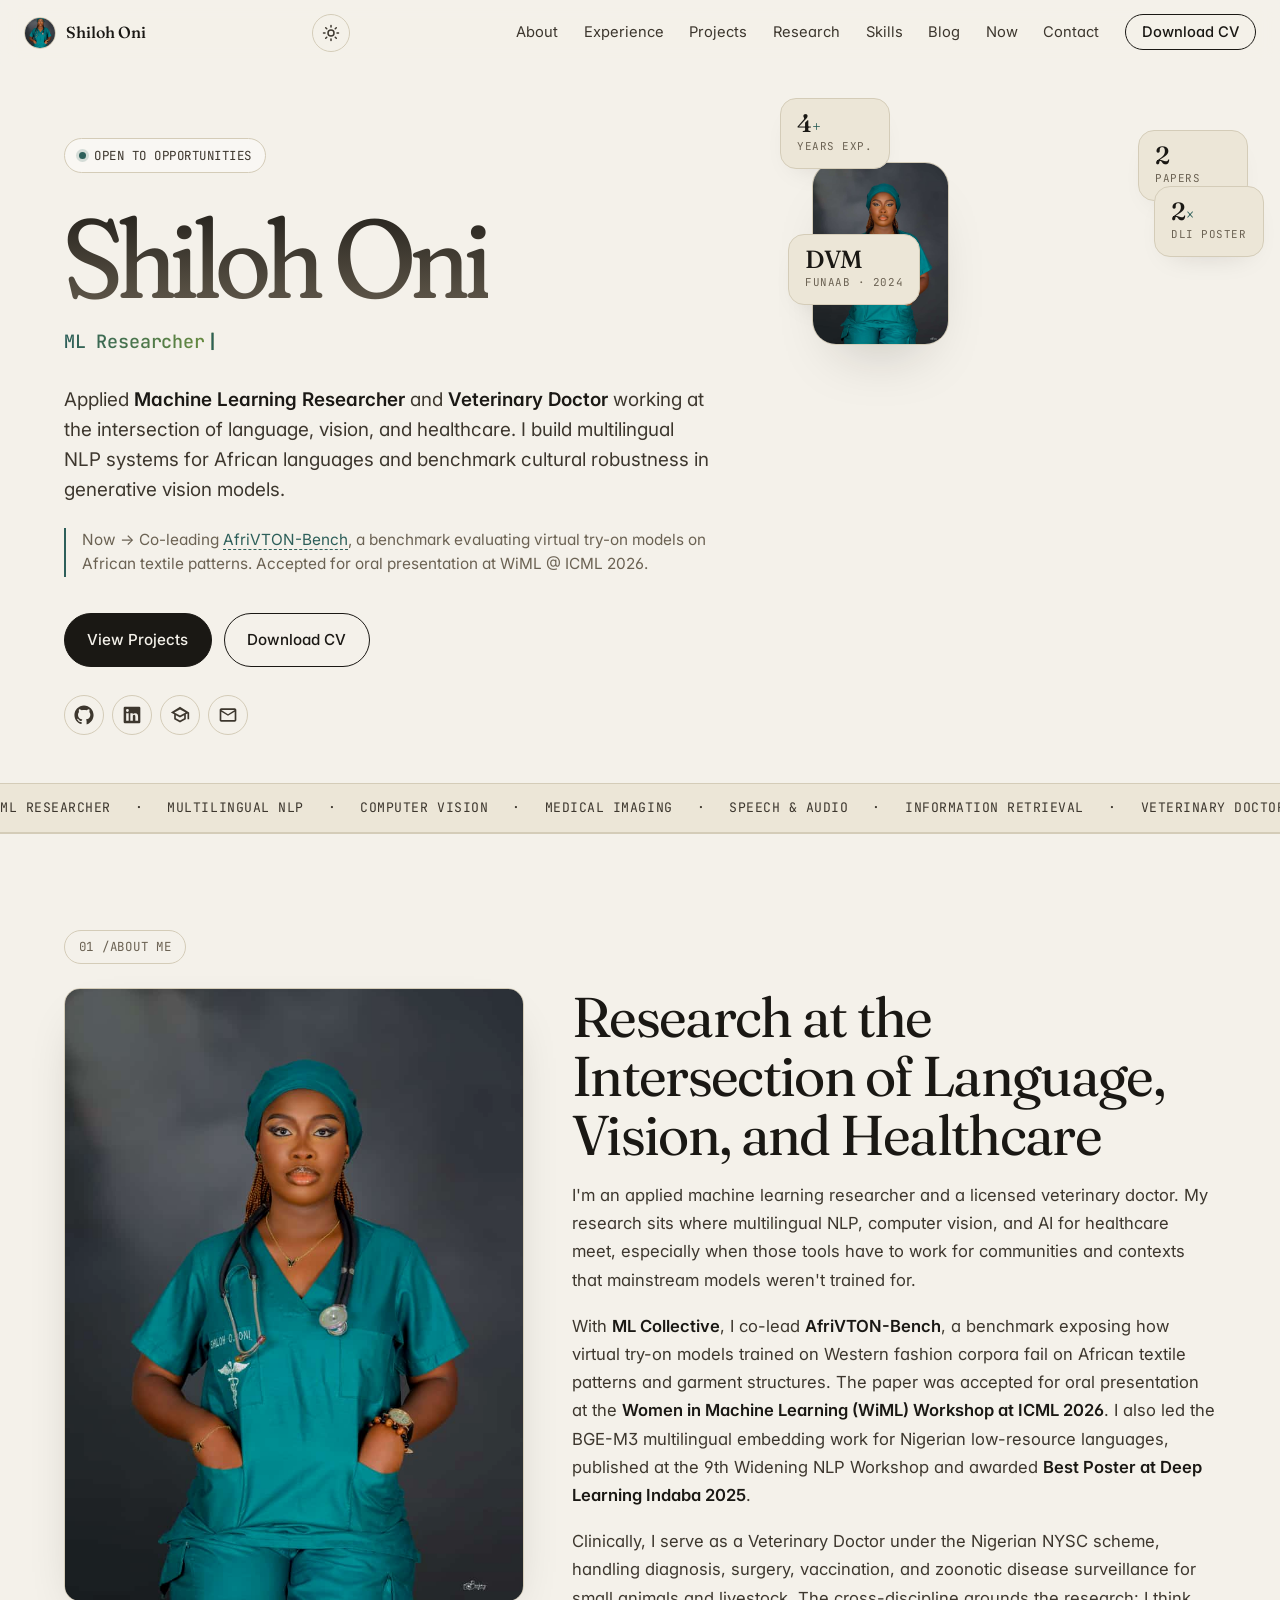
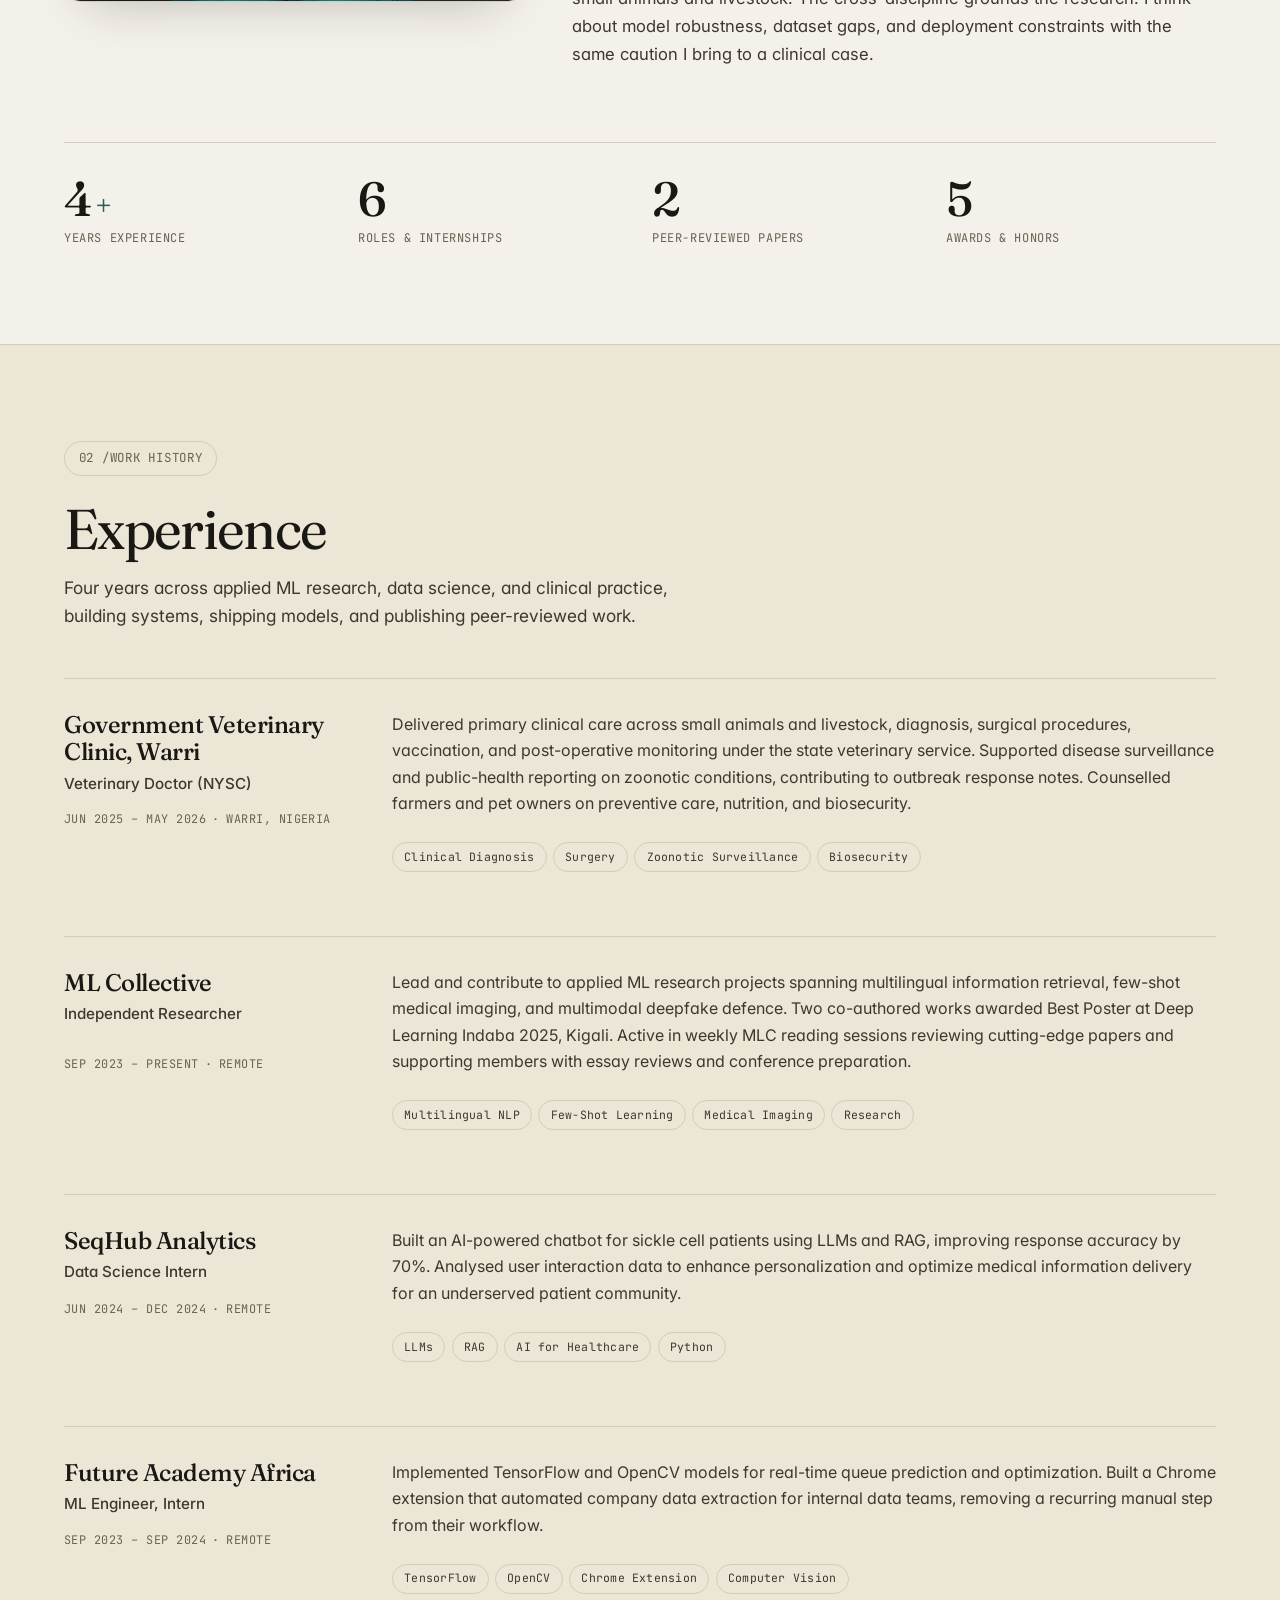
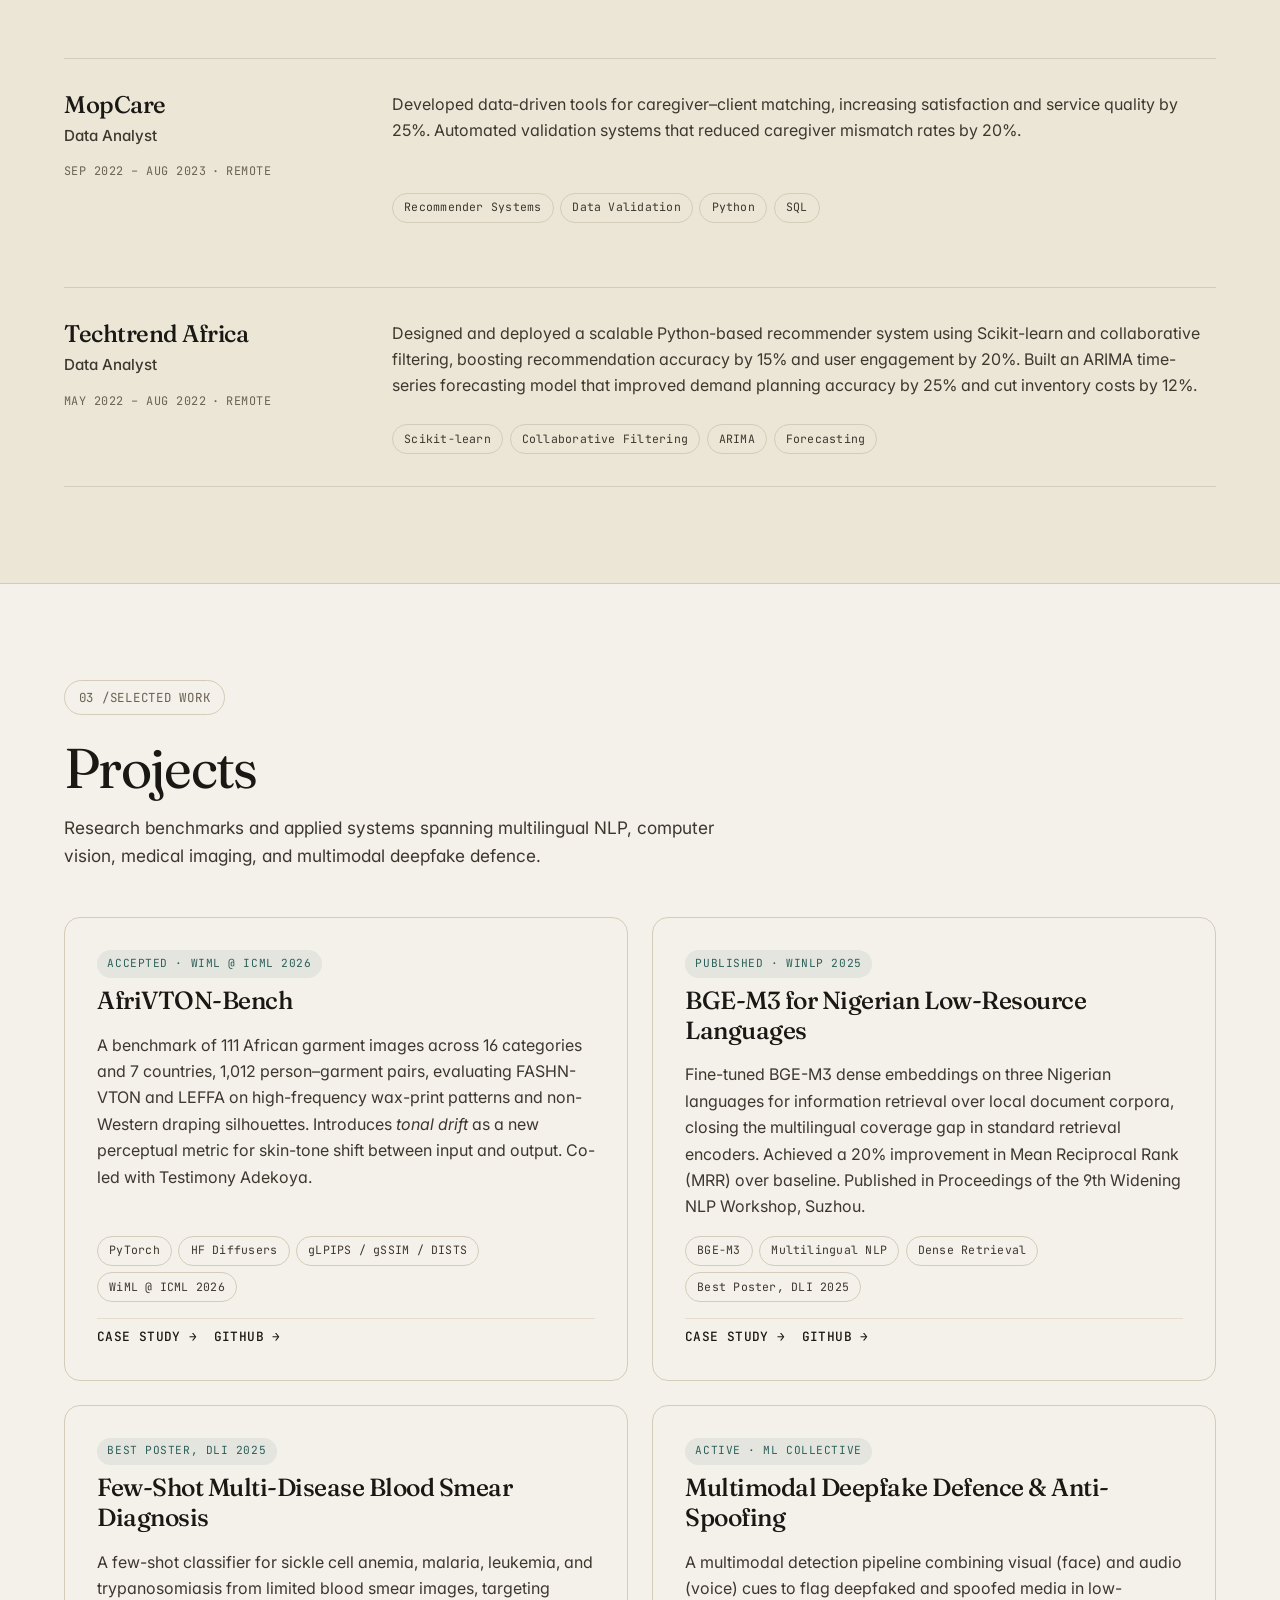
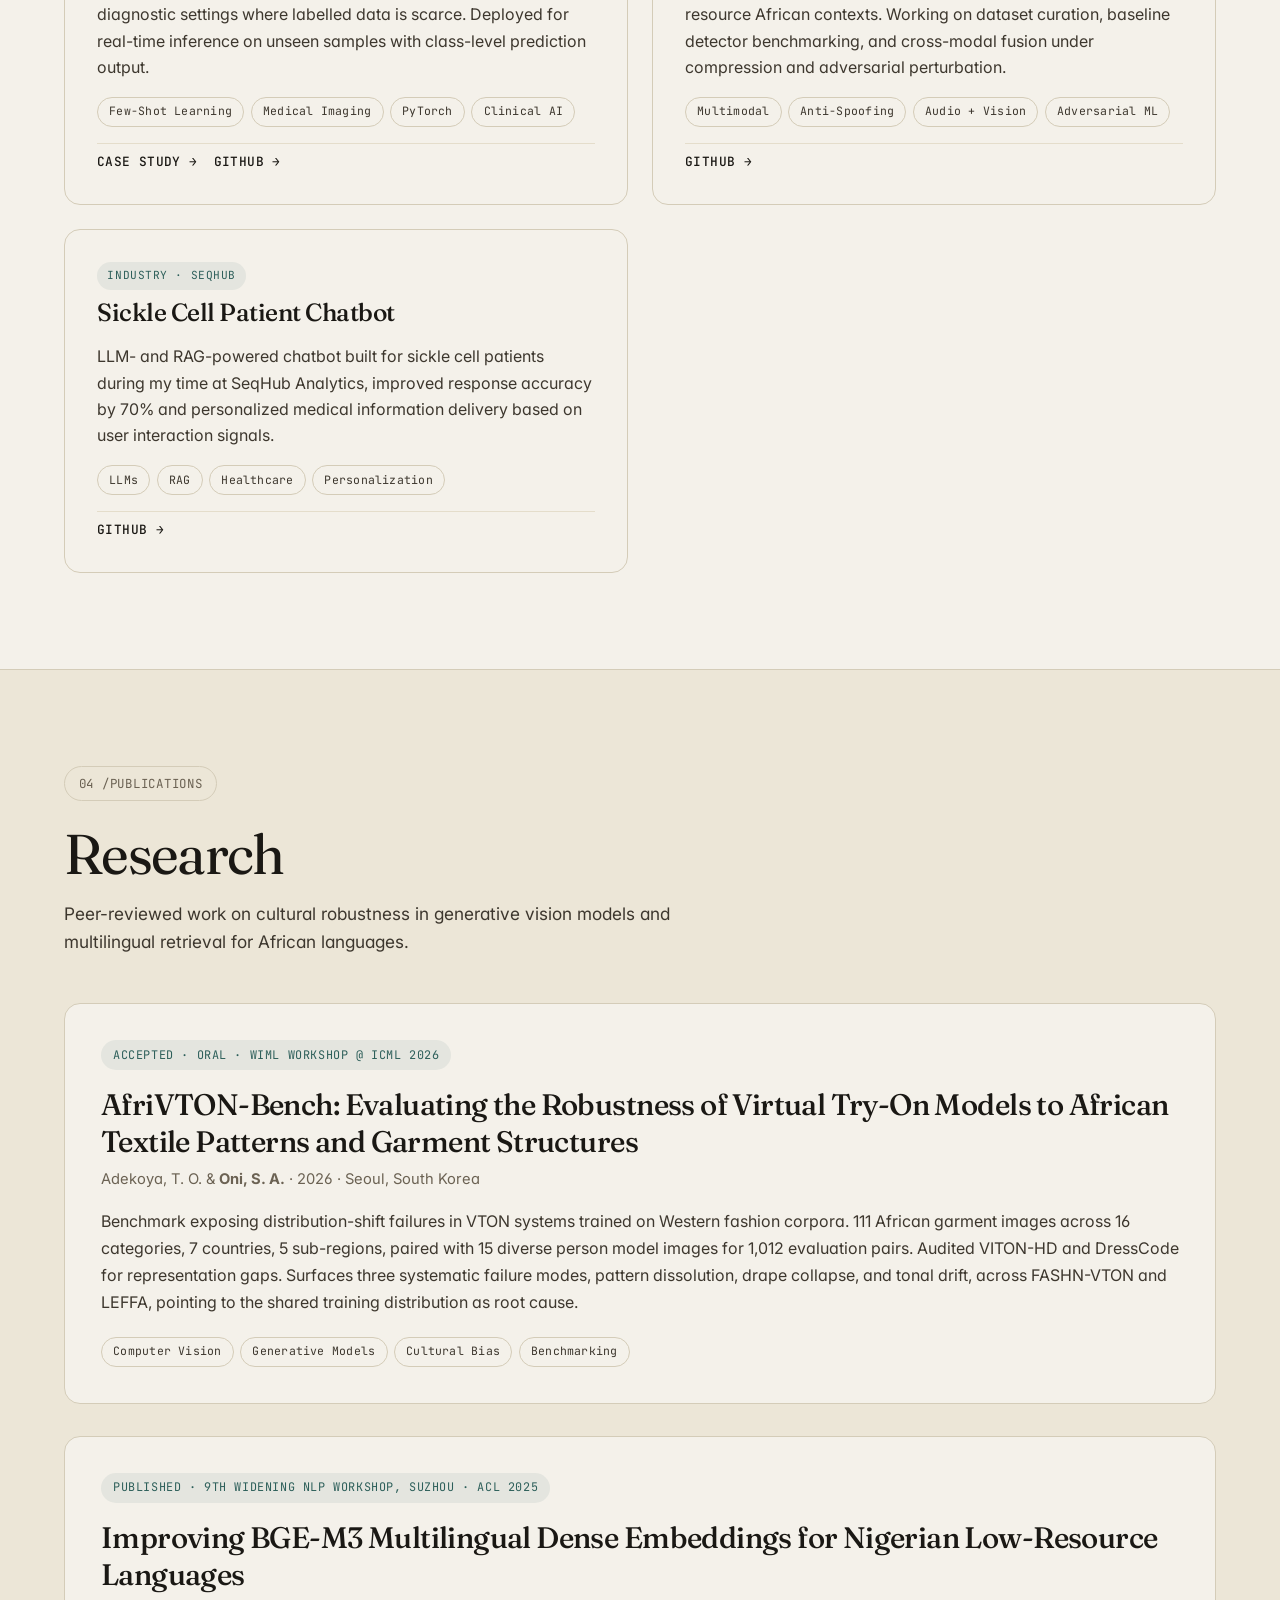
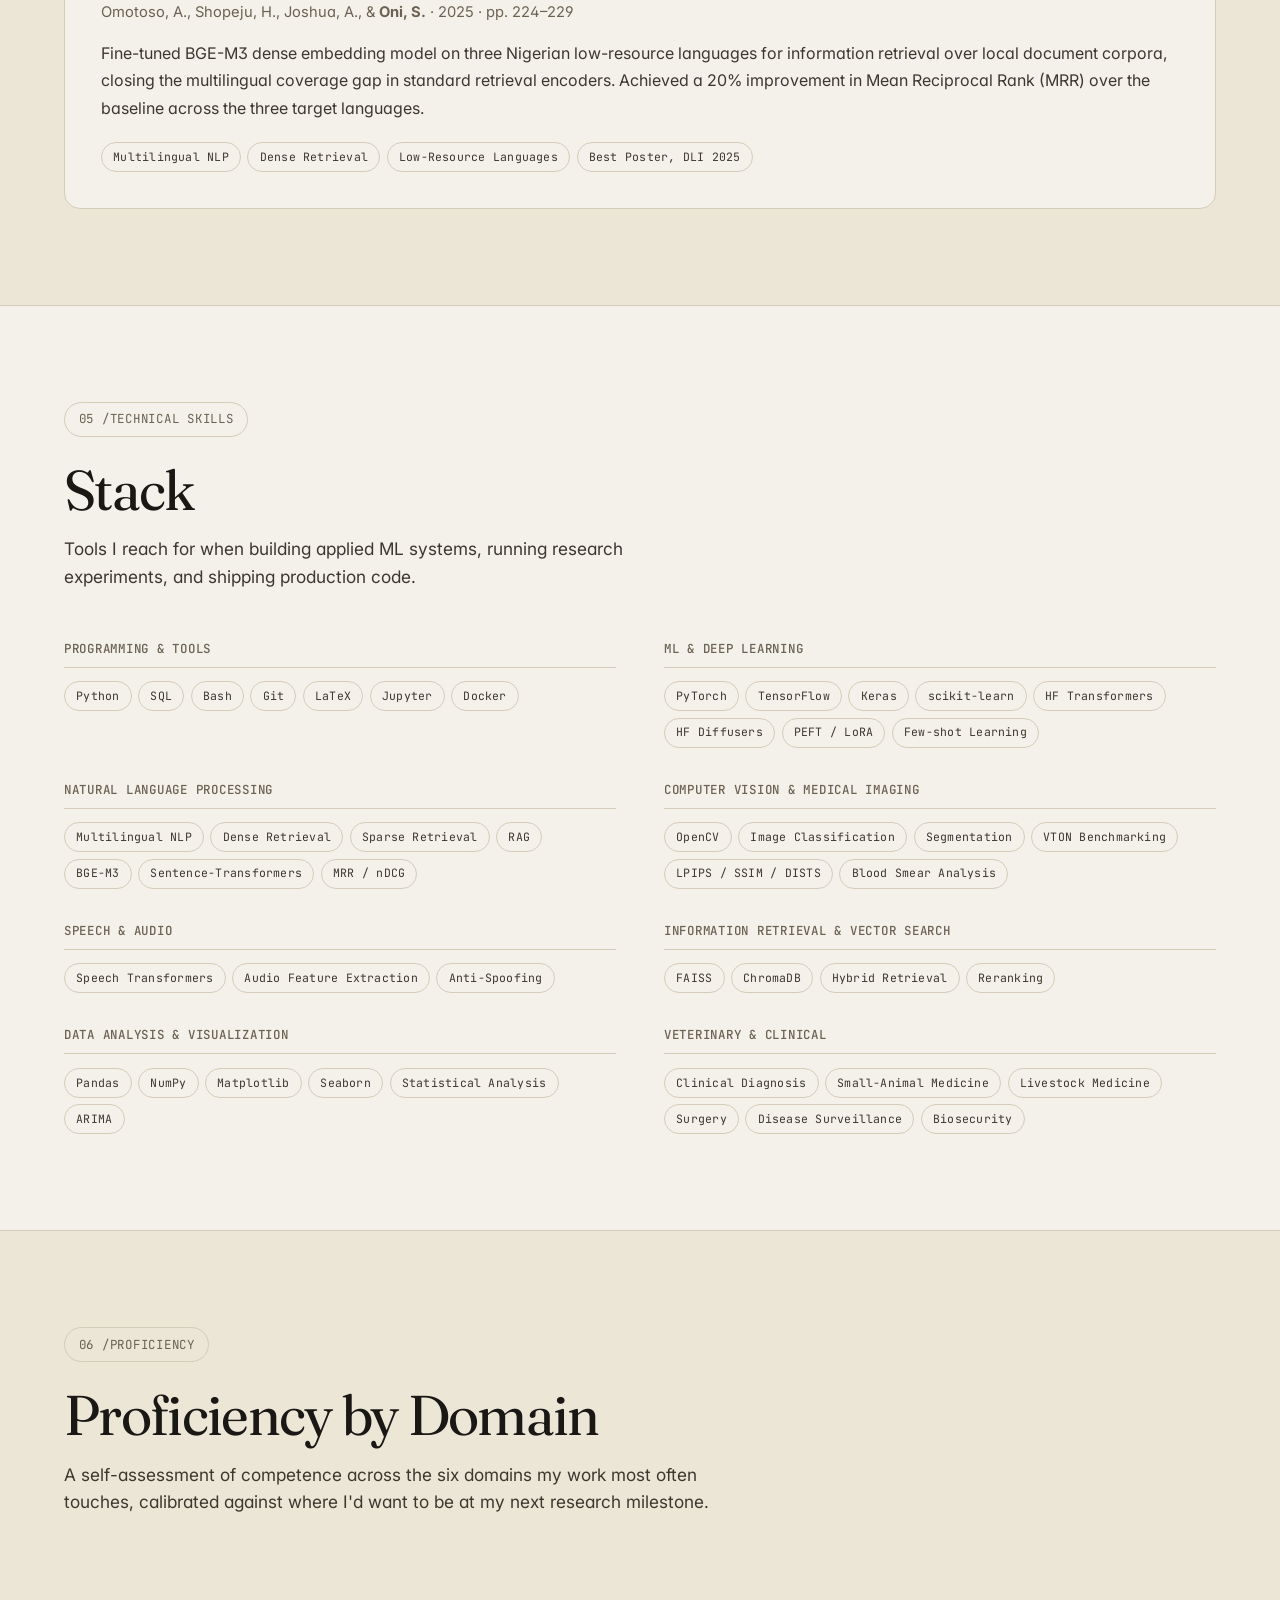
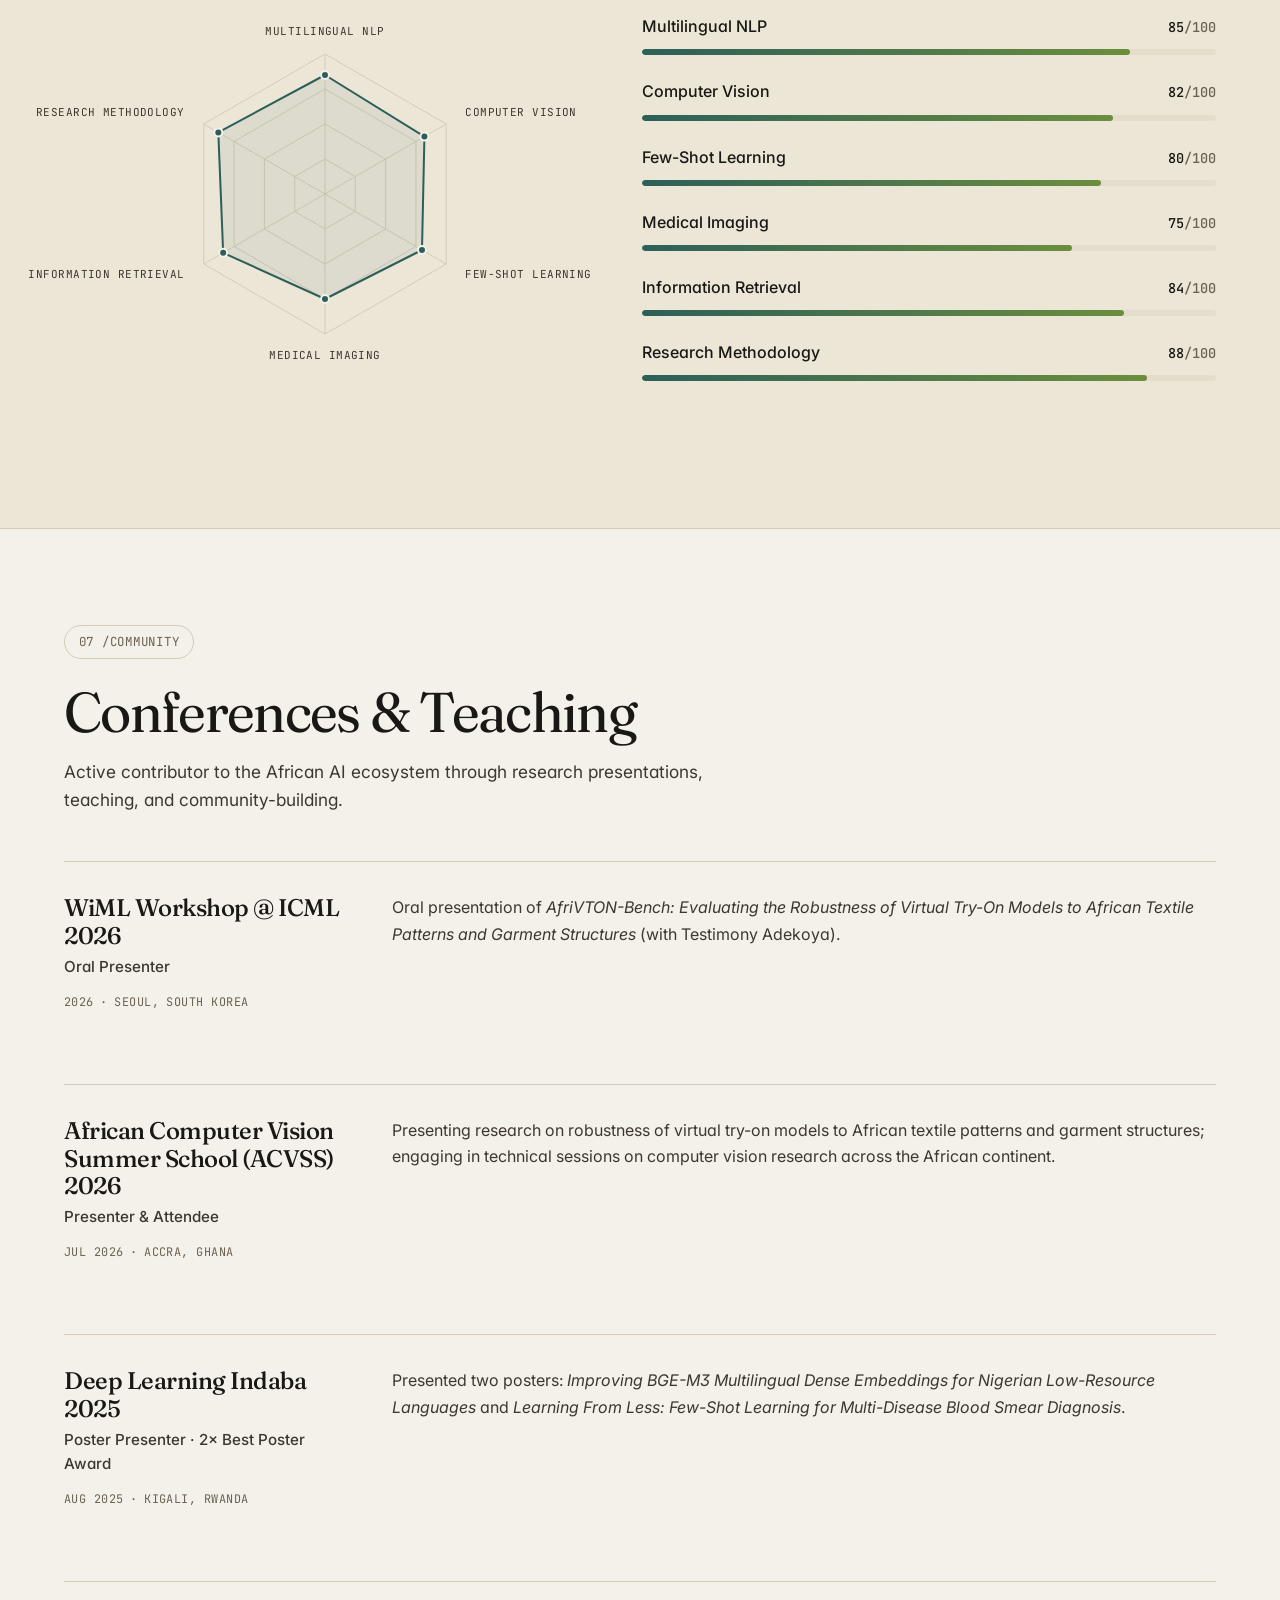
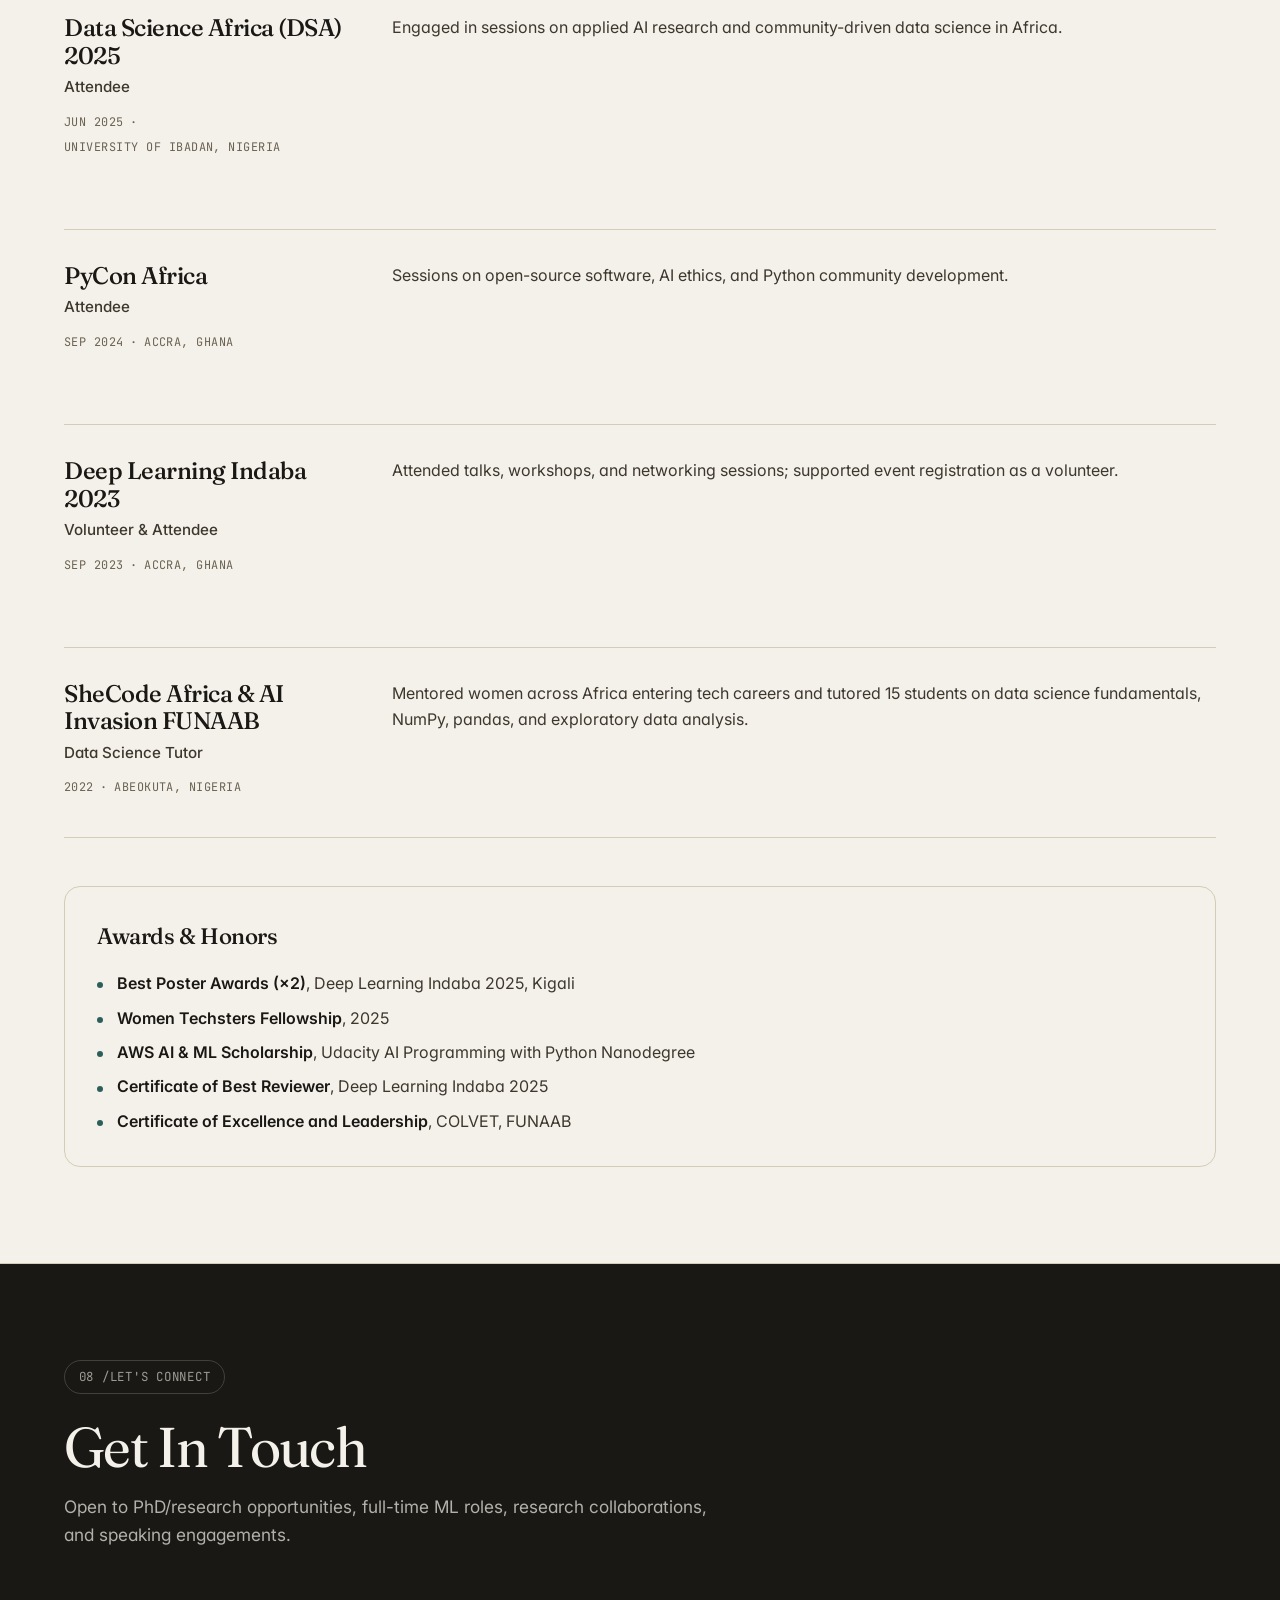
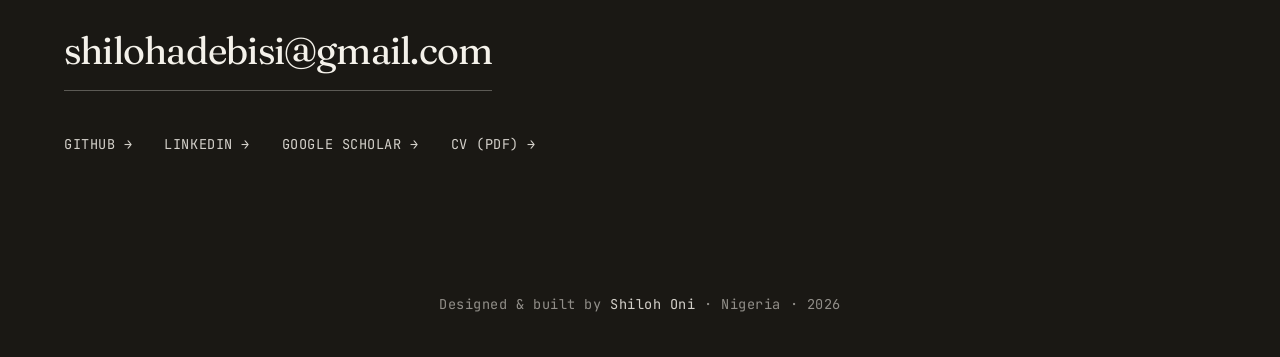
<file: index.html>
<!DOCTYPE html>
<html lang="en">
<head>
  <meta charset="UTF-8" />
  <meta name="viewport" content="width=device-width, initial-scale=1.0" />
  <meta name="description" content="Shiloh Oni, Applied ML Researcher and Veterinary Doctor. Working on multilingual NLP, medical imaging, and cultural robustness in vision models. Based in Nigeria." />
  <meta property="og:title" content="Shiloh Oni, ML Researcher &amp; Veterinary Doctor" />
  <meta property="og:description" content="Applied ML Researcher working at the intersection of language, vision, and healthcare. Co-author of AfriVTON-Bench. Based in Nigeria." />
  <meta property="og:type" content="website" />
  <meta property="og:image" content="assets/shiloh-portrait.jpg" />
  <title>Shiloh Oni, ML Researcher &amp; Veterinary Doctor</title>
  <link rel="preconnect" href="https://fonts.googleapis.com" />
  <link rel="preconnect" href="https://fonts.gstatic.com" crossorigin />
  <link href="https://fonts.googleapis.com/css2?family=Fraunces:opsz,wght@9..144,300;9..144,400;9..144,500;9..144,600;9..144,700&family=Inter:wght@300;400;500;600;700&family=JetBrains+Mono:wght@400;500&display=swap" rel="stylesheet" />
  <link rel="stylesheet" href="styles.css" />
</head>
<body>

  <!-- ============ NAV ============ -->
  <nav class="nav" id="nav">
    <a href="#" class="nav__brand">
      <img src="assets/shiloh-portrait.jpg" alt="" class="nav__avatar" />
      <span class="nav__name">Shiloh Oni</span>
    </a>
    <div class="nav__actions">
      <button class="theme-toggle" id="themeToggle" aria-label="Toggle theme" title="Toggle theme">
        <svg class="theme-toggle__sun" viewBox="0 0 24 24" width="18" height="18" fill="none" stroke="currentColor" stroke-width="2" stroke-linecap="round" stroke-linejoin="round"><circle cx="12" cy="12" r="4"/><path d="M12 2v2M12 20v2M4.93 4.93l1.41 1.41M17.66 17.66l1.41 1.41M2 12h2M20 12h2M4.93 19.07l1.41-1.41M17.66 6.34l1.41-1.41"/></svg>
        <svg class="theme-toggle__moon" viewBox="0 0 24 24" width="18" height="18" fill="none" stroke="currentColor" stroke-width="2" stroke-linecap="round" stroke-linejoin="round"><path d="M21 12.79A9 9 0 1 1 11.21 3 7 7 0 0 0 21 12.79z"/></svg>
      </button>
      <button class="nav__toggle" id="navToggle" aria-label="Toggle menu" aria-expanded="false">
        <span></span><span></span><span></span>
      </button>
    </div>
    <ul class="nav__list" id="navList">
      <li><a href="#about">About</a></li>
      <li><a href="#experience">Experience</a></li>
      <li><a href="#projects">Projects</a></li>
      <li><a href="#research">Research</a></li>
      <li><a href="#skills">Skills</a></li>
      <li><a href="blog.html">Blog</a></li>
      <li><a href="now.html">Now</a></li>
      <li><a href="#contact">Contact</a></li>
      <li><a href="assets/ShilohOni_CV.pdf" class="nav__cv" target="_blank" rel="noopener">Download CV</a></li>
    </ul>
  </nav>

  <!-- ============ HERO ============ -->
  <header class="hero">
    <div class="container">
      <div class="hero__status">
        <span class="hero__dot"></span> Open to opportunities
      </div>

      <h1 class="hero__name"><span class="hero__name-text">Shiloh Oni</span></h1>

      <div class="hero__role">
        <span class="hero__role-text" id="roleType">ML Researcher</span><span class="hero__role-caret">|</span>
      </div>

      <p class="hero__lede">
        Applied <strong>Machine Learning Researcher</strong> and <strong>Veterinary Doctor</strong> working at the intersection of language, vision, and healthcare. I build multilingual NLP systems for African languages and benchmark cultural robustness in generative vision models.
      </p>

      <p class="hero__now">
        Now → Co-leading <a href="#research">AfriVTON-Bench</a>, a benchmark evaluating virtual try-on models on African textile patterns. Accepted for oral presentation at WiML @ ICML 2026.
      </p>

      <div class="hero__cta">
        <a href="#projects" class="btn btn--primary">View Projects</a>
        <a href="assets/ShilohOni_CV.pdf" class="btn btn--ghost" target="_blank" rel="noopener">Download CV</a>
      </div>

      <ul class="hero__socials" aria-label="Social links">
        <li><a href="https://github.com/tamiloreafk" target="_blank" rel="noopener" aria-label="GitHub">
          <svg viewBox="0 0 24 24" width="20" height="20" fill="currentColor"><path d="M12 .5C5.7.5.5 5.7.5 12c0 5.1 3.3 9.4 7.8 10.9.6.1.8-.2.8-.5v-2c-3.2.7-3.9-1.4-3.9-1.4-.5-1.3-1.3-1.7-1.3-1.7-1.1-.7.1-.7.1-.7 1.2.1 1.8 1.2 1.8 1.2 1 1.8 2.8 1.3 3.5 1 .1-.8.4-1.3.8-1.6-2.6-.3-5.3-1.3-5.3-5.8 0-1.3.5-2.3 1.2-3.1-.1-.3-.5-1.5.1-3.1 0 0 1-.3 3.2 1.2.9-.3 1.9-.4 2.9-.4s2 .1 2.9.4c2.2-1.5 3.2-1.2 3.2-1.2.6 1.6.2 2.8.1 3.1.7.8 1.2 1.8 1.2 3.1 0 4.5-2.7 5.5-5.3 5.8.4.4.8 1.1.8 2.2v3.3c0 .3.2.7.8.5C20.2 21.4 23.5 17.1 23.5 12 23.5 5.7 18.3.5 12 .5z"/></svg>
        </a></li>
        <li><a href="https://www.linkedin.com/in/adebisi-oni-2a6aa83b8" target="_blank" rel="noopener" aria-label="LinkedIn">
          <svg viewBox="0 0 24 24" width="20" height="20" fill="currentColor"><path d="M20.5 2h-17A1.5 1.5 0 002 3.5v17A1.5 1.5 0 003.5 22h17a1.5 1.5 0 001.5-1.5v-17A1.5 1.5 0 0020.5 2zM8 19H5v-9h3v9zM6.5 8.3a1.7 1.7 0 110-3.4 1.7 1.7 0 010 3.4zM19 19h-3v-4.7c0-1.1 0-2.5-1.5-2.5S13 13 13 14.2V19h-3v-9h2.9v1.2h.04A3.2 3.2 0 0115.7 9.8c3 0 3.6 2 3.6 4.6V19z"/></svg>
        </a></li>
        <li><a href="https://scholar.google.com/citations?hl=en&user=tHkXRuoAAAAJ" target="_blank" rel="noopener" aria-label="Google Scholar">
          <svg viewBox="0 0 24 24" width="20" height="20" fill="currentColor"><path d="M12 2L1 9l4 2.18v6L12 21l7-3.82v-6l2-1.09V17h2V9L12 2zm6.82 7L12 12.72 5.18 9 12 5.28 18.82 9zM17 15.99l-5 2.73-5-2.73v-3.72L12 15l5-2.73v3.72z"/></svg>
        </a></li>
        <li><a href="mailto:shilohadebisi@gmail.com" aria-label="Email">
          <svg viewBox="0 0 24 24" width="20" height="20" fill="currentColor"><path d="M22 6c0-1.1-.9-2-2-2H4c-1.1 0-2 .9-2 2v12c0 1.1.9 2 2 2h16c1.1 0 2-.9 2-2V6zm-2 0l-8 5-8-5h16zm0 12H4V8l8 5 8-5v10z"/></svg>
        </a></li>
      </ul>
    </div>

    <div class="hero__portrait-wrap">
      <div class="hero__portrait">
        <img src="assets/shiloh-portrait.jpg" alt="Shiloh Oni in teal veterinary scrubs with stethoscope, studio portrait." />
      </div>

      <div class="hero__float hero__float--tl">
        <span class="hero__float-num">4<span class="hero__float-plus">+</span></span>
        <span class="hero__float-lbl">Years Exp.</span>
      </div>
      <div class="hero__float hero__float--tr">
        <span class="hero__float-num">2</span>
        <span class="hero__float-lbl">Papers</span>
      </div>
      <div class="hero__float hero__float--br">
        <span class="hero__float-num">2<span class="hero__float-plus">×</span></span>
        <span class="hero__float-lbl">DLI Poster</span>
      </div>
      <div class="hero__float hero__float--bl">
        <span class="hero__float-num">DVM</span>
        <span class="hero__float-lbl">FUNAAB · 2024</span>
      </div>
    </div>

    <div class="marquee" aria-hidden="true">
      <div class="marquee__track">
        <span>ML Researcher</span><span>·</span>
        <span>Multilingual NLP</span><span>·</span>
        <span>Computer Vision</span><span>·</span>
        <span>Medical Imaging</span><span>·</span>
        <span>Speech &amp; Audio</span><span>·</span>
        <span>Information Retrieval</span><span>·</span>
        <span>Veterinary Doctor</span><span>·</span>
        <span>ML Collective</span><span>·</span>
        <span>WiML @ ICML 2026</span><span>·</span>
        <span>FUNAAB</span><span>·</span>
        <span>Open to Opportunities</span><span>·</span>
        <span>ML Researcher</span><span>·</span>
        <span>Multilingual NLP</span><span>·</span>
        <span>Computer Vision</span><span>·</span>
        <span>Medical Imaging</span><span>·</span>
        <span>Speech &amp; Audio</span><span>·</span>
        <span>Information Retrieval</span><span>·</span>
        <span>Veterinary Doctor</span><span>·</span>
        <span>ML Collective</span><span>·</span>
        <span>WiML @ ICML 2026</span><span>·</span>
        <span>FUNAAB</span><span>·</span>
        <span>Open to Opportunities</span><span>·</span>
      </div>
    </div>
  </header>

  <!-- ============ ABOUT ============ -->
  <section id="about" class="section">
    <div class="container">
      <div class="section__head">
        <span class="section__num">01 /About Me</span>
      </div>

      <div class="about">
        <figure class="about__portrait">
          <img src="assets/shiloh-portrait.jpg" alt="Shiloh Oni portrait" />
        </figure>
        <div class="about__body">
          <h2 class="section__title">Research at the Intersection of Language, Vision, and Healthcare</h2>

          <p>
            I'm an applied machine learning researcher and a licensed veterinary doctor. My research sits where multilingual NLP, computer vision, and AI for healthcare meet, especially when those tools have to work for communities and contexts that mainstream models weren't trained for.
          </p>

          <p>
            With <strong>ML Collective</strong>, I co-lead <strong>AfriVTON-Bench</strong>, a benchmark exposing how virtual try-on models trained on Western fashion corpora fail on African textile patterns and garment structures. The paper was accepted for oral presentation at the <strong>Women in Machine Learning (WiML) Workshop at ICML 2026</strong>. I also led the BGE-M3 multilingual embedding work for Nigerian low-resource languages, published at the 9th Widening NLP Workshop and awarded <strong>Best Poster at Deep Learning Indaba 2025</strong>.
          </p>

          <p>
            Clinically, I serve as a Veterinary Doctor under the Nigerian NYSC scheme, handling diagnosis, surgery, vaccination, and zoonotic disease surveillance for small animals and livestock. The cross-discipline grounds the research: I think about model robustness, dataset gaps, and deployment constraints with the same caution I bring to a clinical case.
          </p>
        </div>
      </div>

      <div class="about__stats">
        <div class="stat">
          <span class="stat__num">4<span class="stat__plus">+</span></span>
          <span class="stat__label">Years Experience</span>
        </div>
        <div class="stat">
          <span class="stat__num">6</span>
          <span class="stat__label">Roles &amp; Internships</span>
        </div>
        <div class="stat">
          <span class="stat__num">2</span>
          <span class="stat__label">Peer-Reviewed Papers</span>
        </div>
        <div class="stat">
          <span class="stat__num">5</span>
          <span class="stat__label">Awards &amp; Honors</span>
        </div>
      </div>
    </div>
  </section>

  <!-- ============ EXPERIENCE ============ -->
  <section id="experience" class="section section--alt">
    <div class="container">
      <div class="section__head">
        <span class="section__num">02 /Work History</span>
      </div>
      <h2 class="section__title">Experience</h2>
      <p class="section__lede">Four years across applied ML research, data science, and clinical practice, building systems, shipping models, and publishing peer-reviewed work.</p>

      <ol class="timeline">

        <li class="role">
          <header class="role__head">
            <h3 class="role__co">Government Veterinary Clinic, Warri</h3>
            <span class="role__title">Veterinary Doctor (NYSC)</span>
          </header>
          <div class="role__meta">
            <span>Jun 2025 – May 2026</span><span aria-hidden="true">·</span><span>Warri, Nigeria</span>
          </div>
          <p>
            Delivered primary clinical care across small animals and livestock, diagnosis, surgical procedures, vaccination, and post-operative monitoring under the state veterinary service. Supported disease surveillance and public-health reporting on zoonotic conditions, contributing to outbreak response notes. Counselled farmers and pet owners on preventive care, nutrition, and biosecurity.
          </p>
          <div class="tags">
            <span class="tag">Clinical Diagnosis</span>
            <span class="tag">Surgery</span>
            <span class="tag">Zoonotic Surveillance</span>
            <span class="tag">Biosecurity</span>
          </div>
        </li>

        <li class="role">
          <header class="role__head">
            <h3 class="role__co">ML Collective</h3>
            <span class="role__title">Independent Researcher</span>
          </header>
          <div class="role__meta">
            <span>Sep 2023 – Present</span><span aria-hidden="true">·</span><span>Remote</span>
          </div>
          <p>
            Lead and contribute to applied ML research projects spanning multilingual information retrieval, few-shot medical imaging, and multimodal deepfake defence. Two co-authored works awarded Best Poster at Deep Learning Indaba 2025, Kigali. Active in weekly MLC reading sessions reviewing cutting-edge papers and supporting members with essay reviews and conference preparation.
          </p>
          <div class="tags">
            <span class="tag">Multilingual NLP</span>
            <span class="tag">Few-Shot Learning</span>
            <span class="tag">Medical Imaging</span>
            <span class="tag">Research</span>
          </div>
        </li>

        <li class="role">
          <header class="role__head">
            <h3 class="role__co">SeqHub Analytics</h3>
            <span class="role__title">Data Science Intern</span>
          </header>
          <div class="role__meta">
            <span>Jun 2024 – Dec 2024</span><span aria-hidden="true">·</span><span>Remote</span>
          </div>
          <p>
            Built an AI-powered chatbot for sickle cell patients using LLMs and RAG, improving response accuracy by 70%. Analysed user interaction data to enhance personalization and optimize medical information delivery for an underserved patient community.
          </p>
          <div class="tags">
            <span class="tag">LLMs</span>
            <span class="tag">RAG</span>
            <span class="tag">AI for Healthcare</span>
            <span class="tag">Python</span>
          </div>
        </li>

        <li class="role">
          <header class="role__head">
            <h3 class="role__co">Future Academy Africa</h3>
            <span class="role__title">ML Engineer, Intern</span>
          </header>
          <div class="role__meta">
            <span>Sep 2023 – Sep 2024</span><span aria-hidden="true">·</span><span>Remote</span>
          </div>
          <p>
            Implemented TensorFlow and OpenCV models for real-time queue prediction and optimization. Built a Chrome extension that automated company data extraction for internal data teams, removing a recurring manual step from their workflow.
          </p>
          <div class="tags">
            <span class="tag">TensorFlow</span>
            <span class="tag">OpenCV</span>
            <span class="tag">Chrome Extension</span>
            <span class="tag">Computer Vision</span>
          </div>
        </li>

        <li class="role">
          <header class="role__head">
            <h3 class="role__co">MopCare</h3>
            <span class="role__title">Data Analyst</span>
          </header>
          <div class="role__meta">
            <span>Sep 2022 – Aug 2023</span><span aria-hidden="true">·</span><span>Remote</span>
          </div>
          <p>
            Developed data-driven tools for caregiver–client matching, increasing satisfaction and service quality by 25%. Automated validation systems that reduced caregiver mismatch rates by 20%.
          </p>
          <div class="tags">
            <span class="tag">Recommender Systems</span>
            <span class="tag">Data Validation</span>
            <span class="tag">Python</span>
            <span class="tag">SQL</span>
          </div>
        </li>

        <li class="role">
          <header class="role__head">
            <h3 class="role__co">Techtrend Africa</h3>
            <span class="role__title">Data Analyst</span>
          </header>
          <div class="role__meta">
            <span>May 2022 – Aug 2022</span><span aria-hidden="true">·</span><span>Remote</span>
          </div>
          <p>
            Designed and deployed a scalable Python-based recommender system using Scikit-learn and collaborative filtering, boosting recommendation accuracy by 15% and user engagement by 20%. Built an ARIMA time-series forecasting model that improved demand planning accuracy by 25% and cut inventory costs by 12%.
          </p>
          <div class="tags">
            <span class="tag">Scikit-learn</span>
            <span class="tag">Collaborative Filtering</span>
            <span class="tag">ARIMA</span>
            <span class="tag">Forecasting</span>
          </div>
        </li>

      </ol>
    </div>
  </section>

  <!-- ============ PROJECTS ============ -->
  <section id="projects" class="section">
    <div class="container">
      <div class="section__head">
        <span class="section__num">03 /Selected Work</span>
      </div>
      <h2 class="section__title">Projects</h2>
      <p class="section__lede">Research benchmarks and applied systems spanning multilingual NLP, computer vision, medical imaging, and multimodal deepfake defence.</p>

      <div class="projects">

        <article class="project">
          <header class="project__head">
            <span class="project__badge">Accepted · WiML @ ICML 2026</span>
            <h3 class="project__title">AfriVTON-Bench</h3>
          </header>
          <p>
            A benchmark of 111 African garment images across 16 categories and 7 countries, 1,012 person–garment pairs, evaluating FASHN-VTON and LEFFA on high-frequency wax-print patterns and non-Western draping silhouettes. Introduces <em>tonal drift</em> as a new perceptual metric for skin-tone shift between input and output. Co-led with Testimony Adekoya.
          </p>
          <div class="tags">
            <span class="tag">PyTorch</span>
            <span class="tag">HF Diffusers</span>
            <span class="tag">gLPIPS / gSSIM / DISTS</span>
            <span class="tag">WiML @ ICML 2026</span>
          </div>
          <div class="project__links">
            <a href="projects/afrivton.html">Case Study →</a>
            <a href="https://github.com/tamiloreafk" target="_blank" rel="noopener">GitHub →</a>
          </div>
        </article>

        <article class="project">
          <header class="project__head">
            <span class="project__badge">Published · WiNLP 2025</span>
            <h3 class="project__title">BGE-M3 for Nigerian Low-Resource Languages</h3>
          </header>
          <p>
            Fine-tuned BGE-M3 dense embeddings on three Nigerian languages for information retrieval over local document corpora, closing the multilingual coverage gap in standard retrieval encoders. Achieved a 20% improvement in Mean Reciprocal Rank (MRR) over baseline. Published in Proceedings of the 9th Widening NLP Workshop, Suzhou.
          </p>
          <div class="tags">
            <span class="tag">BGE-M3</span>
            <span class="tag">Multilingual NLP</span>
            <span class="tag">Dense Retrieval</span>
            <span class="tag">Best Poster, DLI 2025</span>
          </div>
          <div class="project__links">
            <a href="projects/bge-m3.html">Case Study →</a>
            <a href="https://github.com/tamiloreafk" target="_blank" rel="noopener">GitHub →</a>
          </div>
        </article>

        <article class="project">
          <header class="project__head">
            <span class="project__badge">Best Poster, DLI 2025</span>
            <h3 class="project__title">Few-Shot Multi-Disease Blood Smear Diagnosis</h3>
          </header>
          <p>
            A few-shot classifier for sickle cell anemia, malaria, leukemia, and trypanosomiasis from limited blood smear images, targeting diagnostic settings where labelled data is scarce. Deployed for real-time inference on unseen samples with class-level prediction output.
          </p>
          <div class="tags">
            <span class="tag">Few-Shot Learning</span>
            <span class="tag">Medical Imaging</span>
            <span class="tag">PyTorch</span>
            <span class="tag">Clinical AI</span>
          </div>
          <div class="project__links">
            <a href="projects/blood-smear.html">Case Study →</a>
            <a href="https://github.com/tamiloreafk" target="_blank" rel="noopener">GitHub →</a>
          </div>
        </article>

        <article class="project">
          <header class="project__head">
            <span class="project__badge">Active · ML Collective</span>
            <h3 class="project__title">Multimodal Deepfake Defence &amp; Anti-Spoofing</h3>
          </header>
          <p>
            A multimodal detection pipeline combining visual (face) and audio (voice) cues to flag deepfaked and spoofed media in low-resource African contexts. Working on dataset curation, baseline detector benchmarking, and cross-modal fusion under compression and adversarial perturbation.
          </p>
          <div class="tags">
            <span class="tag">Multimodal</span>
            <span class="tag">Anti-Spoofing</span>
            <span class="tag">Audio + Vision</span>
            <span class="tag">Adversarial ML</span>
          </div>
          <div class="project__links">
            <a href="https://github.com/tamiloreafk" target="_blank" rel="noopener">GitHub →</a>
          </div>
        </article>

        <article class="project">
          <header class="project__head">
            <span class="project__badge">Industry · SeqHub</span>
            <h3 class="project__title">Sickle Cell Patient Chatbot</h3>
          </header>
          <p>
            LLM- and RAG-powered chatbot built for sickle cell patients during my time at SeqHub Analytics, improved response accuracy by 70% and personalized medical information delivery based on user interaction signals.
          </p>
          <div class="tags">
            <span class="tag">LLMs</span>
            <span class="tag">RAG</span>
            <span class="tag">Healthcare</span>
            <span class="tag">Personalization</span>
          </div>
          <div class="project__links">
            <a href="https://github.com/tamiloreafk" target="_blank" rel="noopener">GitHub →</a>
          </div>
        </article>

      </div>
    </div>
  </section>

  <!-- ============ RESEARCH ============ -->
  <section id="research" class="section section--alt">
    <div class="container">
      <div class="section__head">
        <span class="section__num">04 /Publications</span>
      </div>
      <h2 class="section__title">Research</h2>
      <p class="section__lede">Peer-reviewed work on cultural robustness in generative vision models and multilingual retrieval for African languages.</p>

      <div class="papers">

        <article class="paper">
          <div class="paper__venue">Accepted · Oral · WiML Workshop @ ICML 2026</div>
          <h3 class="paper__title">AfriVTON-Bench: Evaluating the Robustness of Virtual Try-On Models to African Textile Patterns and Garment Structures</h3>
          <div class="paper__authors">Adekoya, T. O. &amp; <strong>Oni, S. A.</strong> · 2026 · Seoul, South Korea</div>
          <p class="paper__abstract">
            Benchmark exposing distribution-shift failures in VTON systems trained on Western fashion corpora. 111 African garment images across 16 categories, 7 countries, 5 sub-regions, paired with 15 diverse person model images for 1,012 evaluation pairs. Audited VITON-HD and DressCode for representation gaps. Surfaces three systematic failure modes, pattern dissolution, drape collapse, and tonal drift, across FASHN-VTON and LEFFA, pointing to the shared training distribution as root cause.
          </p>
          <div class="tags">
            <span class="tag">Computer Vision</span>
            <span class="tag">Generative Models</span>
            <span class="tag">Cultural Bias</span>
            <span class="tag">Benchmarking</span>
          </div>
        </article>

        <article class="paper">
          <div class="paper__venue">Published · 9th Widening NLP Workshop, Suzhou · ACL 2025</div>
          <h3 class="paper__title">Improving BGE-M3 Multilingual Dense Embeddings for Nigerian Low-Resource Languages</h3>
          <div class="paper__authors">Omotoso, A., Shopeju, H., Joshua, A., &amp; <strong>Oni, S.</strong> · 2025 · pp. 224–229</div>
          <p class="paper__abstract">
            Fine-tuned BGE-M3 dense embedding model on three Nigerian low-resource languages for information retrieval over local document corpora, closing the multilingual coverage gap in standard retrieval encoders. Achieved a 20% improvement in Mean Reciprocal Rank (MRR) over the baseline across the three target languages.
          </p>
          <div class="tags">
            <span class="tag">Multilingual NLP</span>
            <span class="tag">Dense Retrieval</span>
            <span class="tag">Low-Resource Languages</span>
            <span class="tag">Best Poster, DLI 2025</span>
          </div>
        </article>

      </div>
    </div>
  </section>

  <!-- ============ SKILLS ============ -->
  <section id="skills" class="section">
    <div class="container">
      <div class="section__head">
        <span class="section__num">05 /Technical Skills</span>
      </div>
      <h2 class="section__title">Stack</h2>
      <p class="section__lede">Tools I reach for when building applied ML systems, running research experiments, and shipping production code.</p>

      <div class="skills">

        <div class="skill-group">
          <h4>Programming &amp; Tools</h4>
          <div class="tags">
            <span class="tag">Python</span><span class="tag">SQL</span><span class="tag">Bash</span><span class="tag">Git</span><span class="tag">LaTeX</span><span class="tag">Jupyter</span><span class="tag">Docker</span>
          </div>
        </div>

        <div class="skill-group">
          <h4>ML &amp; Deep Learning</h4>
          <div class="tags">
            <span class="tag">PyTorch</span><span class="tag">TensorFlow</span><span class="tag">Keras</span><span class="tag">scikit-learn</span><span class="tag">HF Transformers</span><span class="tag">HF Diffusers</span><span class="tag">PEFT / LoRA</span><span class="tag">Few-shot Learning</span>
          </div>
        </div>

        <div class="skill-group">
          <h4>Natural Language Processing</h4>
          <div class="tags">
            <span class="tag">Multilingual NLP</span><span class="tag">Dense Retrieval</span><span class="tag">Sparse Retrieval</span><span class="tag">RAG</span><span class="tag">BGE-M3</span><span class="tag">Sentence-Transformers</span><span class="tag">MRR / nDCG</span>
          </div>
        </div>

        <div class="skill-group">
          <h4>Computer Vision &amp; Medical Imaging</h4>
          <div class="tags">
            <span class="tag">OpenCV</span><span class="tag">Image Classification</span><span class="tag">Segmentation</span><span class="tag">VTON Benchmarking</span><span class="tag">LPIPS / SSIM / DISTS</span><span class="tag">Blood Smear Analysis</span>
          </div>
        </div>

        <div class="skill-group">
          <h4>Speech &amp; Audio</h4>
          <div class="tags">
            <span class="tag">Speech Transformers</span><span class="tag">Audio Feature Extraction</span><span class="tag">Anti-Spoofing</span>
          </div>
        </div>

        <div class="skill-group">
          <h4>Information Retrieval &amp; Vector Search</h4>
          <div class="tags">
            <span class="tag">FAISS</span><span class="tag">ChromaDB</span><span class="tag">Hybrid Retrieval</span><span class="tag">Reranking</span>
          </div>
        </div>

        <div class="skill-group">
          <h4>Data Analysis &amp; Visualization</h4>
          <div class="tags">
            <span class="tag">Pandas</span><span class="tag">NumPy</span><span class="tag">Matplotlib</span><span class="tag">Seaborn</span><span class="tag">Statistical Analysis</span><span class="tag">ARIMA</span>
          </div>
        </div>

        <div class="skill-group">
          <h4>Veterinary &amp; Clinical</h4>
          <div class="tags">
            <span class="tag">Clinical Diagnosis</span><span class="tag">Small-Animal Medicine</span><span class="tag">Livestock Medicine</span><span class="tag">Surgery</span><span class="tag">Disease Surveillance</span><span class="tag">Biosecurity</span>
          </div>
        </div>

      </div>
    </div>
  </section>

  <!-- ============ PROFICIENCY ============ -->
  <section id="proficiency" class="section section--alt">
    <div class="container">
      <div class="section__head">
        <span class="section__num">06 /Proficiency</span>
      </div>
      <h2 class="section__title">Proficiency by Domain</h2>
      <p class="section__lede">A self-assessment of competence across the six domains my work most often touches, calibrated against where I'd want to be at my next research milestone.</p>

      <div class="proficiency">
        <div class="proficiency__radar" id="profRadar" aria-label="Radar chart of skill proficiencies">
          <!-- Rendered by script.js -->
        </div>

        <div class="proficiency__bars">
          <div class="prof-bar" style="--score: 85">
            <div class="prof-bar__head">
              <span class="prof-bar__label">Multilingual NLP</span>
              <span class="prof-bar__score">85<span class="prof-bar__total">/100</span></span>
            </div>
            <div class="prof-bar__track"><div class="prof-bar__fill"></div></div>
          </div>
          <div class="prof-bar" style="--score: 82">
            <div class="prof-bar__head">
              <span class="prof-bar__label">Computer Vision</span>
              <span class="prof-bar__score">82<span class="prof-bar__total">/100</span></span>
            </div>
            <div class="prof-bar__track"><div class="prof-bar__fill"></div></div>
          </div>
          <div class="prof-bar" style="--score: 80">
            <div class="prof-bar__head">
              <span class="prof-bar__label">Few-Shot Learning</span>
              <span class="prof-bar__score">80<span class="prof-bar__total">/100</span></span>
            </div>
            <div class="prof-bar__track"><div class="prof-bar__fill"></div></div>
          </div>
          <div class="prof-bar" style="--score: 75">
            <div class="prof-bar__head">
              <span class="prof-bar__label">Medical Imaging</span>
              <span class="prof-bar__score">75<span class="prof-bar__total">/100</span></span>
            </div>
            <div class="prof-bar__track"><div class="prof-bar__fill"></div></div>
          </div>
          <div class="prof-bar" style="--score: 84">
            <div class="prof-bar__head">
              <span class="prof-bar__label">Information Retrieval</span>
              <span class="prof-bar__score">84<span class="prof-bar__total">/100</span></span>
            </div>
            <div class="prof-bar__track"><div class="prof-bar__fill"></div></div>
          </div>
          <div class="prof-bar" style="--score: 88">
            <div class="prof-bar__head">
              <span class="prof-bar__label">Research Methodology</span>
              <span class="prof-bar__score">88<span class="prof-bar__total">/100</span></span>
            </div>
            <div class="prof-bar__track"><div class="prof-bar__fill"></div></div>
          </div>
        </div>
      </div>
    </div>
  </section>

  <!-- ============ COMMUNITY ============ -->
  <section id="community" class="section">
    <div class="container">
      <div class="section__head">
        <span class="section__num">07 /Community</span>
      </div>
      <h2 class="section__title">Conferences &amp; Teaching</h2>
      <p class="section__lede">Active contributor to the African AI ecosystem through research presentations, teaching, and community-building.</p>

      <ol class="timeline timeline--community">

        <li class="role">
          <header class="role__head">
            <h3 class="role__co">WiML Workshop @ ICML 2026</h3>
            <span class="role__title">Oral Presenter</span>
          </header>
          <div class="role__meta"><span>2026</span><span aria-hidden="true">·</span><span>Seoul, South Korea</span></div>
          <p>Oral presentation of <em>AfriVTON-Bench: Evaluating the Robustness of Virtual Try-On Models to African Textile Patterns and Garment Structures</em> (with Testimony Adekoya).</p>
        </li>

        <li class="role">
          <header class="role__head">
            <h3 class="role__co">African Computer Vision Summer School (ACVSS) 2026</h3>
            <span class="role__title">Presenter &amp; Attendee</span>
          </header>
          <div class="role__meta"><span>Jul 2026</span><span aria-hidden="true">·</span><span>Accra, Ghana</span></div>
          <p>Presenting research on robustness of virtual try-on models to African textile patterns and garment structures; engaging in technical sessions on computer vision research across the African continent.</p>
        </li>

        <li class="role">
          <header class="role__head">
            <h3 class="role__co">Deep Learning Indaba 2025</h3>
            <span class="role__title">Poster Presenter · 2× Best Poster Award</span>
          </header>
          <div class="role__meta"><span>Aug 2025</span><span aria-hidden="true">·</span><span>Kigali, Rwanda</span></div>
          <p>Presented two posters: <em>Improving BGE-M3 Multilingual Dense Embeddings for Nigerian Low-Resource Languages</em> and <em>Learning From Less: Few-Shot Learning for Multi-Disease Blood Smear Diagnosis</em>.</p>
        </li>

        <li class="role">
          <header class="role__head">
            <h3 class="role__co">Data Science Africa (DSA) 2025</h3>
            <span class="role__title">Attendee</span>
          </header>
          <div class="role__meta"><span>Jun 2025</span><span aria-hidden="true">·</span><span>University of Ibadan, Nigeria</span></div>
          <p>Engaged in sessions on applied AI research and community-driven data science in Africa.</p>
        </li>

        <li class="role">
          <header class="role__head">
            <h3 class="role__co">PyCon Africa</h3>
            <span class="role__title">Attendee</span>
          </header>
          <div class="role__meta"><span>Sep 2024</span><span aria-hidden="true">·</span><span>Accra, Ghana</span></div>
          <p>Sessions on open-source software, AI ethics, and Python community development.</p>
        </li>

        <li class="role">
          <header class="role__head">
            <h3 class="role__co">Deep Learning Indaba 2023</h3>
            <span class="role__title">Volunteer &amp; Attendee</span>
          </header>
          <div class="role__meta"><span>Sep 2023</span><span aria-hidden="true">·</span><span>Accra, Ghana</span></div>
          <p>Attended talks, workshops, and networking sessions; supported event registration as a volunteer.</p>
        </li>

        <li class="role">
          <header class="role__head">
            <h3 class="role__co">SheCode Africa &amp; AI Invasion FUNAAB</h3>
            <span class="role__title">Data Science Tutor</span>
          </header>
          <div class="role__meta"><span>2022</span><span aria-hidden="true">·</span><span>Abeokuta, Nigeria</span></div>
          <p>Mentored women across Africa entering tech careers and tutored 15 students on data science fundamentals, NumPy, pandas, and exploratory data analysis.</p>
        </li>

      </ol>

      <div class="awards">
        <h3 class="awards__title">Awards &amp; Honors</h3>
        <ul class="awards__list">
          <li><strong>Best Poster Awards (×2)</strong>, Deep Learning Indaba 2025, Kigali</li>
          <li><strong>Women Techsters Fellowship</strong>, 2025</li>
          <li><strong>AWS AI &amp; ML Scholarship</strong>, Udacity AI Programming with Python Nanodegree</li>
          <li><strong>Certificate of Best Reviewer</strong>, Deep Learning Indaba 2025</li>
          <li><strong>Certificate of Excellence and Leadership</strong>, COLVET, FUNAAB</li>
        </ul>
      </div>

    </div>
  </section>

  <!-- ============ CONTACT ============ -->
  <section id="contact" class="section section--contact">
    <div class="container">
      <div class="section__head">
        <span class="section__num">08 /Let's Connect</span>
      </div>
      <h2 class="section__title">Get In Touch</h2>
      <p class="section__lede">Open to PhD/research opportunities, full-time ML roles, research collaborations, and speaking engagements.</p>

      <a href="mailto:shilohadebisi@gmail.com" class="contact__email">shilohadebisi@gmail.com</a>

      <ul class="contact__links">
        <li><a href="https://github.com/tamiloreafk" target="_blank" rel="noopener">GitHub →</a></li>
        <li><a href="https://www.linkedin.com/in/adebisi-oni-2a6aa83b8" target="_blank" rel="noopener">LinkedIn →</a></li>
        <li><a href="https://scholar.google.com/citations?hl=en&user=tHkXRuoAAAAJ" target="_blank" rel="noopener">Google Scholar →</a></li>
        <li><a href="assets/ShilohOni_CV.pdf" target="_blank" rel="noopener">CV (PDF) →</a></li>
      </ul>
    </div>
  </section>

  <!-- ============ FOOTER ============ -->
  <footer class="footer">
    <div class="container">
      <p>Designed &amp; built by <a href="#">Shiloh Oni</a> · Nigeria · 2026</p>
    </div>
  </footer>

  <script src="script.js"></script>
</body>
</html>
</file>
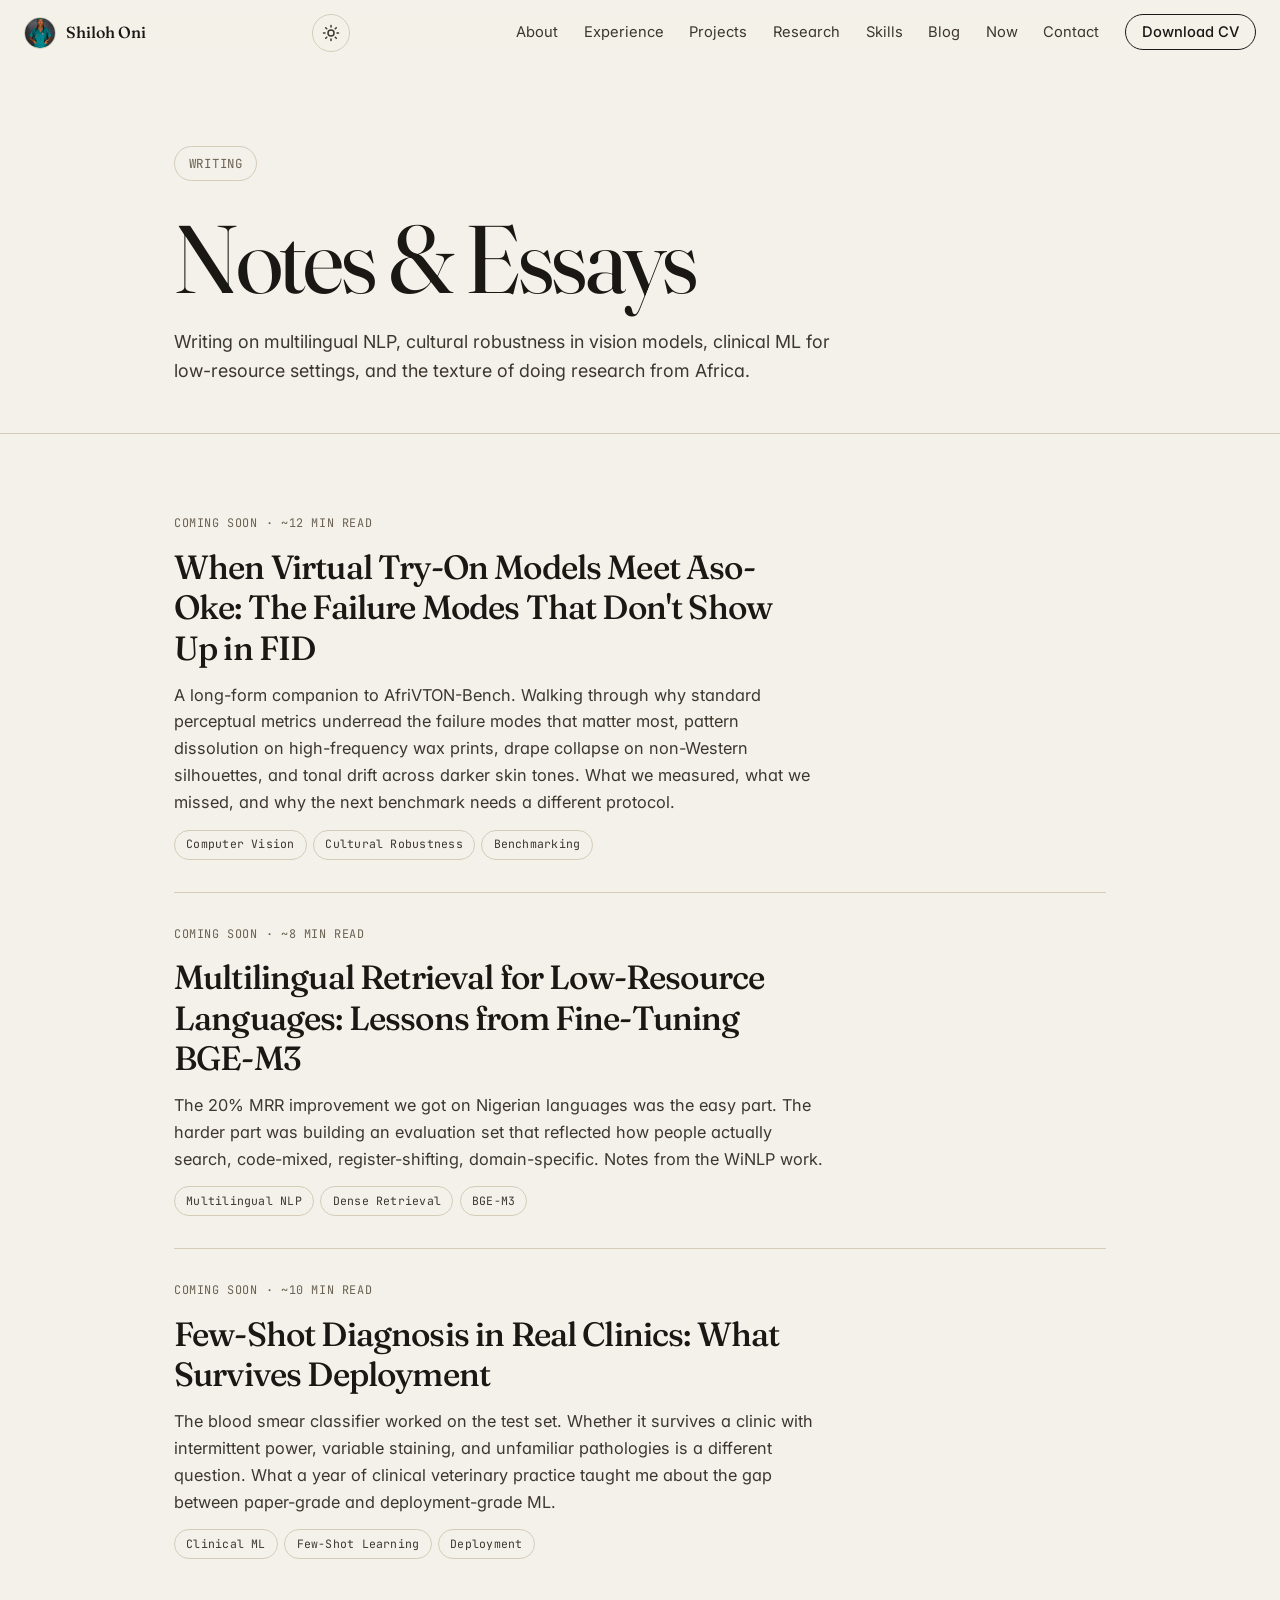
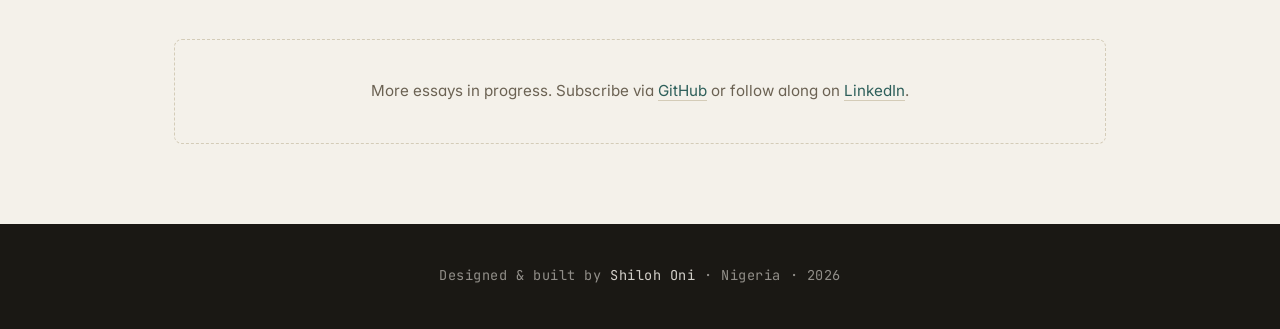
<file: blog.html>
<!DOCTYPE html>
<html lang="en">
<head>
  <meta charset="UTF-8" />
  <meta name="viewport" content="width=device-width, initial-scale=1.0" />
  <meta name="description" content="Writing on multilingual NLP, cultural robustness in vision models, clinical ML, and applied research from Africa." />
  <title>Blog, Shiloh Oni</title>
  <link rel="preconnect" href="https://fonts.googleapis.com" />
  <link rel="preconnect" href="https://fonts.gstatic.com" crossorigin />
  <link href="https://fonts.googleapis.com/css2?family=Fraunces:opsz,wght@9..144,300;9..144,400;9..144,500;9..144,600;9..144,700&family=Inter:wght@300;400;500;600;700&family=JetBrains+Mono:wght@400;500&display=swap" rel="stylesheet" />
  <link rel="stylesheet" href="styles.css" />
</head>
<body>

  <!-- ============ NAV ============ -->
  <nav class="nav" id="nav">
    <a href="index.html" class="nav__brand">
      <img src="assets/shiloh-portrait.jpg" alt="" class="nav__avatar" />
      <span class="nav__name">Shiloh Oni</span>
    </a>
    <div class="nav__actions">
      <button class="theme-toggle" id="themeToggle" aria-label="Toggle theme" title="Toggle theme">
        <svg class="theme-toggle__sun" viewBox="0 0 24 24" width="18" height="18" fill="none" stroke="currentColor" stroke-width="2" stroke-linecap="round" stroke-linejoin="round"><circle cx="12" cy="12" r="4"/><path d="M12 2v2M12 20v2M4.93 4.93l1.41 1.41M17.66 17.66l1.41 1.41M2 12h2M20 12h2M4.93 19.07l1.41-1.41M17.66 6.34l1.41-1.41"/></svg>
        <svg class="theme-toggle__moon" viewBox="0 0 24 24" width="18" height="18" fill="none" stroke="currentColor" stroke-width="2" stroke-linecap="round" stroke-linejoin="round"><path d="M21 12.79A9 9 0 1 1 11.21 3 7 7 0 0 0 21 12.79z"/></svg>
      </button>
      <button class="nav__toggle" id="navToggle" aria-label="Toggle menu" aria-expanded="false">
        <span></span><span></span><span></span>
      </button>
    </div>
    <ul class="nav__list" id="navList">
      <li><a href="index.html#about">About</a></li>
      <li><a href="index.html#experience">Experience</a></li>
      <li><a href="index.html#projects">Projects</a></li>
      <li><a href="index.html#research">Research</a></li>
      <li><a href="index.html#skills">Skills</a></li>
      <li><a href="blog.html" aria-current="page">Blog</a></li>
      <li><a href="now.html">Now</a></li>
      <li><a href="index.html#contact">Contact</a></li>
      <li><a href="assets/ShilohOni_CV.pdf" class="nav__cv" target="_blank" rel="noopener">Download CV</a></li>
    </ul>
  </nav>

  <!-- ============ HEADER ============ -->
  <header class="page-header">
    <div class="container container--narrow">
      <div class="page-header__meta">
        <span>Writing</span>
      </div>
      <h1 class="page-header__title">Notes &amp; Essays</h1>
      <p class="page-header__lede">
        Writing on multilingual NLP, cultural robustness in vision models, clinical ML for low-resource settings, and the texture of doing research from Africa.
      </p>
    </div>
  </header>

  <!-- ============ POSTS ============ -->
  <section class="blog">
    <div class="container container--narrow">

      <article class="post-card">
        <div class="post-card__meta">
          <span>Coming Soon</span><span aria-hidden="true">·</span>
          <span>~12 min read</span>
        </div>
        <h2 class="post-card__title">When Virtual Try-On Models Meet Aso-Oke: The Failure Modes That Don't Show Up in FID</h2>
        <p class="post-card__excerpt">
          A long-form companion to AfriVTON-Bench. Walking through why standard perceptual metrics underread the failure modes that matter most, pattern dissolution on high-frequency wax prints, drape collapse on non-Western silhouettes, and tonal drift across darker skin tones. What we measured, what we missed, and why the next benchmark needs a different protocol.
        </p>
        <div class="tags">
          <span class="tag">Computer Vision</span>
          <span class="tag">Cultural Robustness</span>
          <span class="tag">Benchmarking</span>
        </div>
      </article>

      <article class="post-card">
        <div class="post-card__meta">
          <span>Coming Soon</span><span aria-hidden="true">·</span>
          <span>~8 min read</span>
        </div>
        <h2 class="post-card__title">Multilingual Retrieval for Low-Resource Languages: Lessons from Fine-Tuning BGE-M3</h2>
        <p class="post-card__excerpt">
          The 20% MRR improvement we got on Nigerian languages was the easy part. The harder part was building an evaluation set that reflected how people actually search, code-mixed, register-shifting, domain-specific. Notes from the WiNLP work.
        </p>
        <div class="tags">
          <span class="tag">Multilingual NLP</span>
          <span class="tag">Dense Retrieval</span>
          <span class="tag">BGE-M3</span>
        </div>
      </article>

      <article class="post-card">
        <div class="post-card__meta">
          <span>Coming Soon</span><span aria-hidden="true">·</span>
          <span>~10 min read</span>
        </div>
        <h2 class="post-card__title">Few-Shot Diagnosis in Real Clinics: What Survives Deployment</h2>
        <p class="post-card__excerpt">
          The blood smear classifier worked on the test set. Whether it survives a clinic with intermittent power, variable staining, and unfamiliar pathologies is a different question. What a year of clinical veterinary practice taught me about the gap between paper-grade and deployment-grade ML.
        </p>
        <div class="tags">
          <span class="tag">Clinical ML</span>
          <span class="tag">Few-Shot Learning</span>
          <span class="tag">Deployment</span>
        </div>
      </article>

      <div class="blog__placeholder">
        <p>More essays in progress. Subscribe via <a href="https://github.com/tamiloreafk" target="_blank" rel="noopener">GitHub</a> or follow along on <a href="https://www.linkedin.com/in/adebisi-oni-2a6aa83b8" target="_blank" rel="noopener">LinkedIn</a>.</p>
      </div>

    </div>
  </section>

  <footer class="footer">
    <div class="container">
      <p>Designed &amp; built by <a href="index.html">Shiloh Oni</a> · Nigeria · 2026</p>
    </div>
  </footer>

  <script src="script.js"></script>
</body>
</html>
</file>
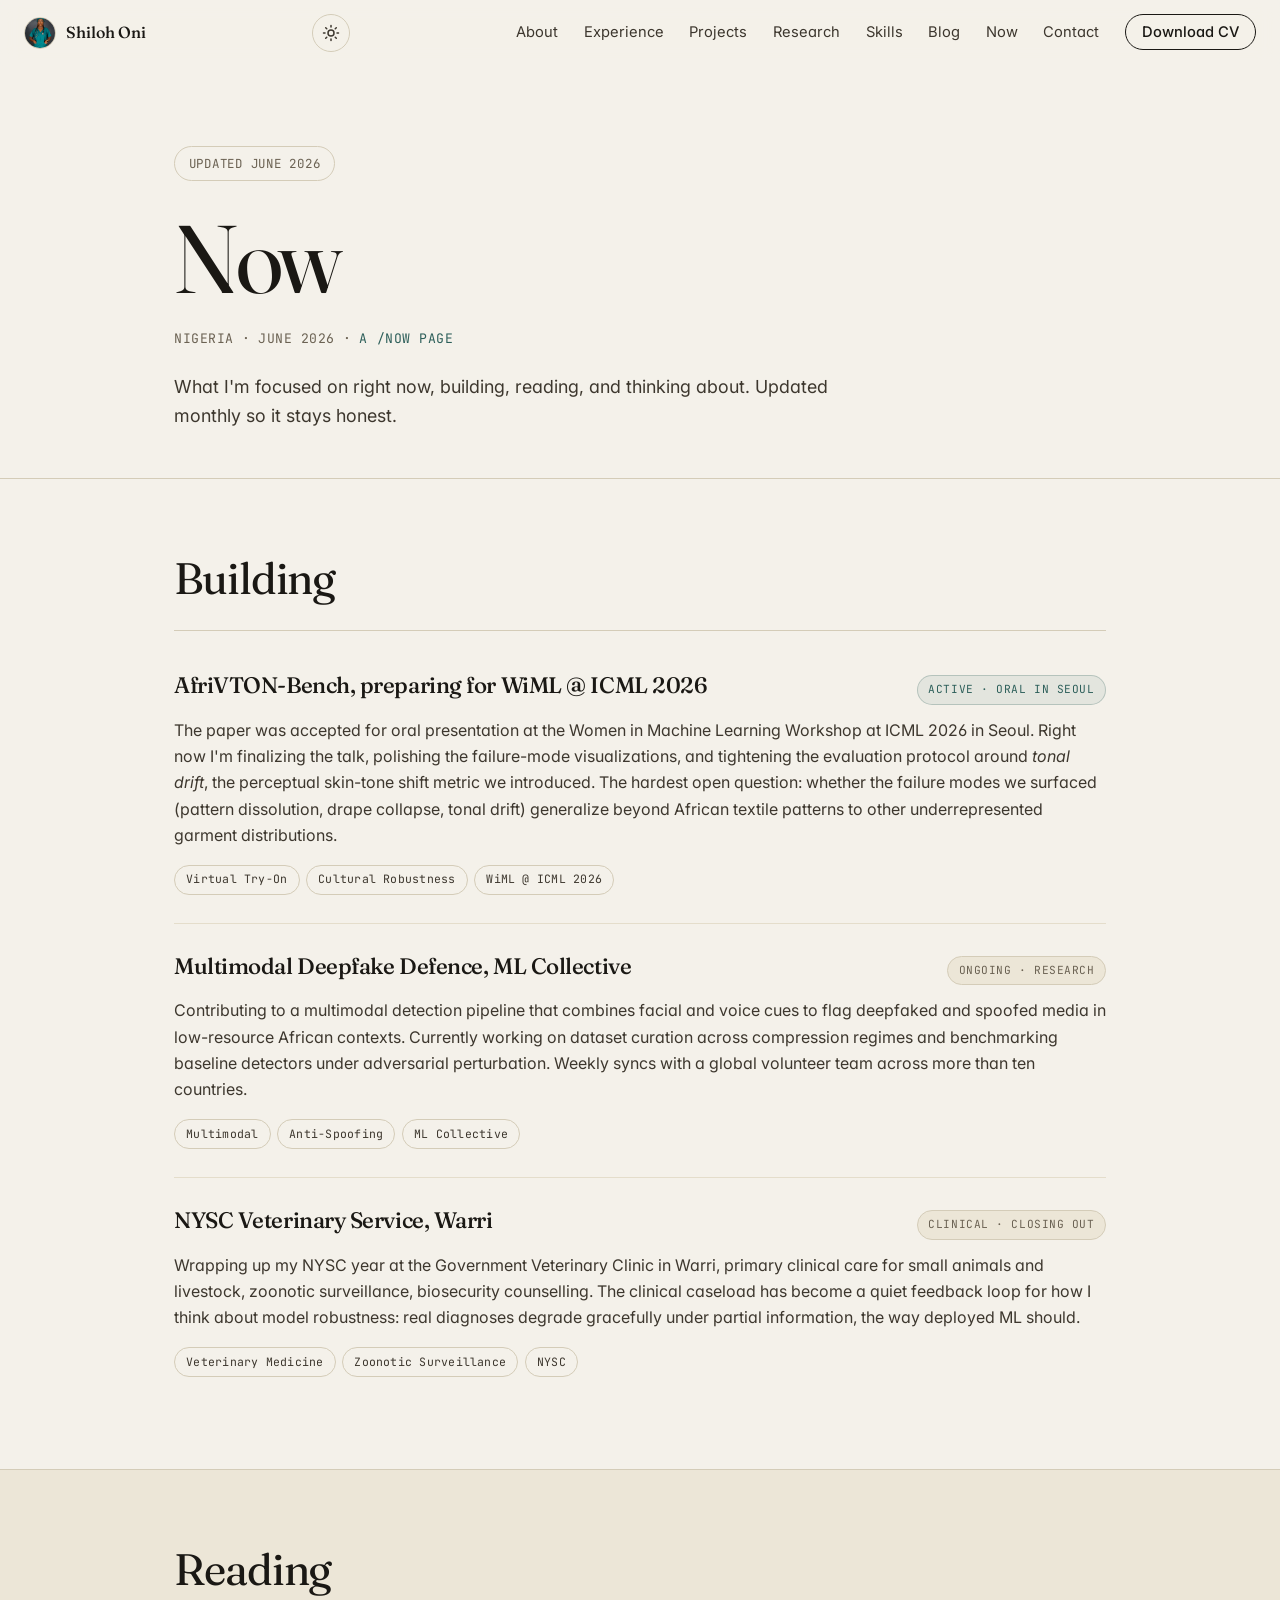
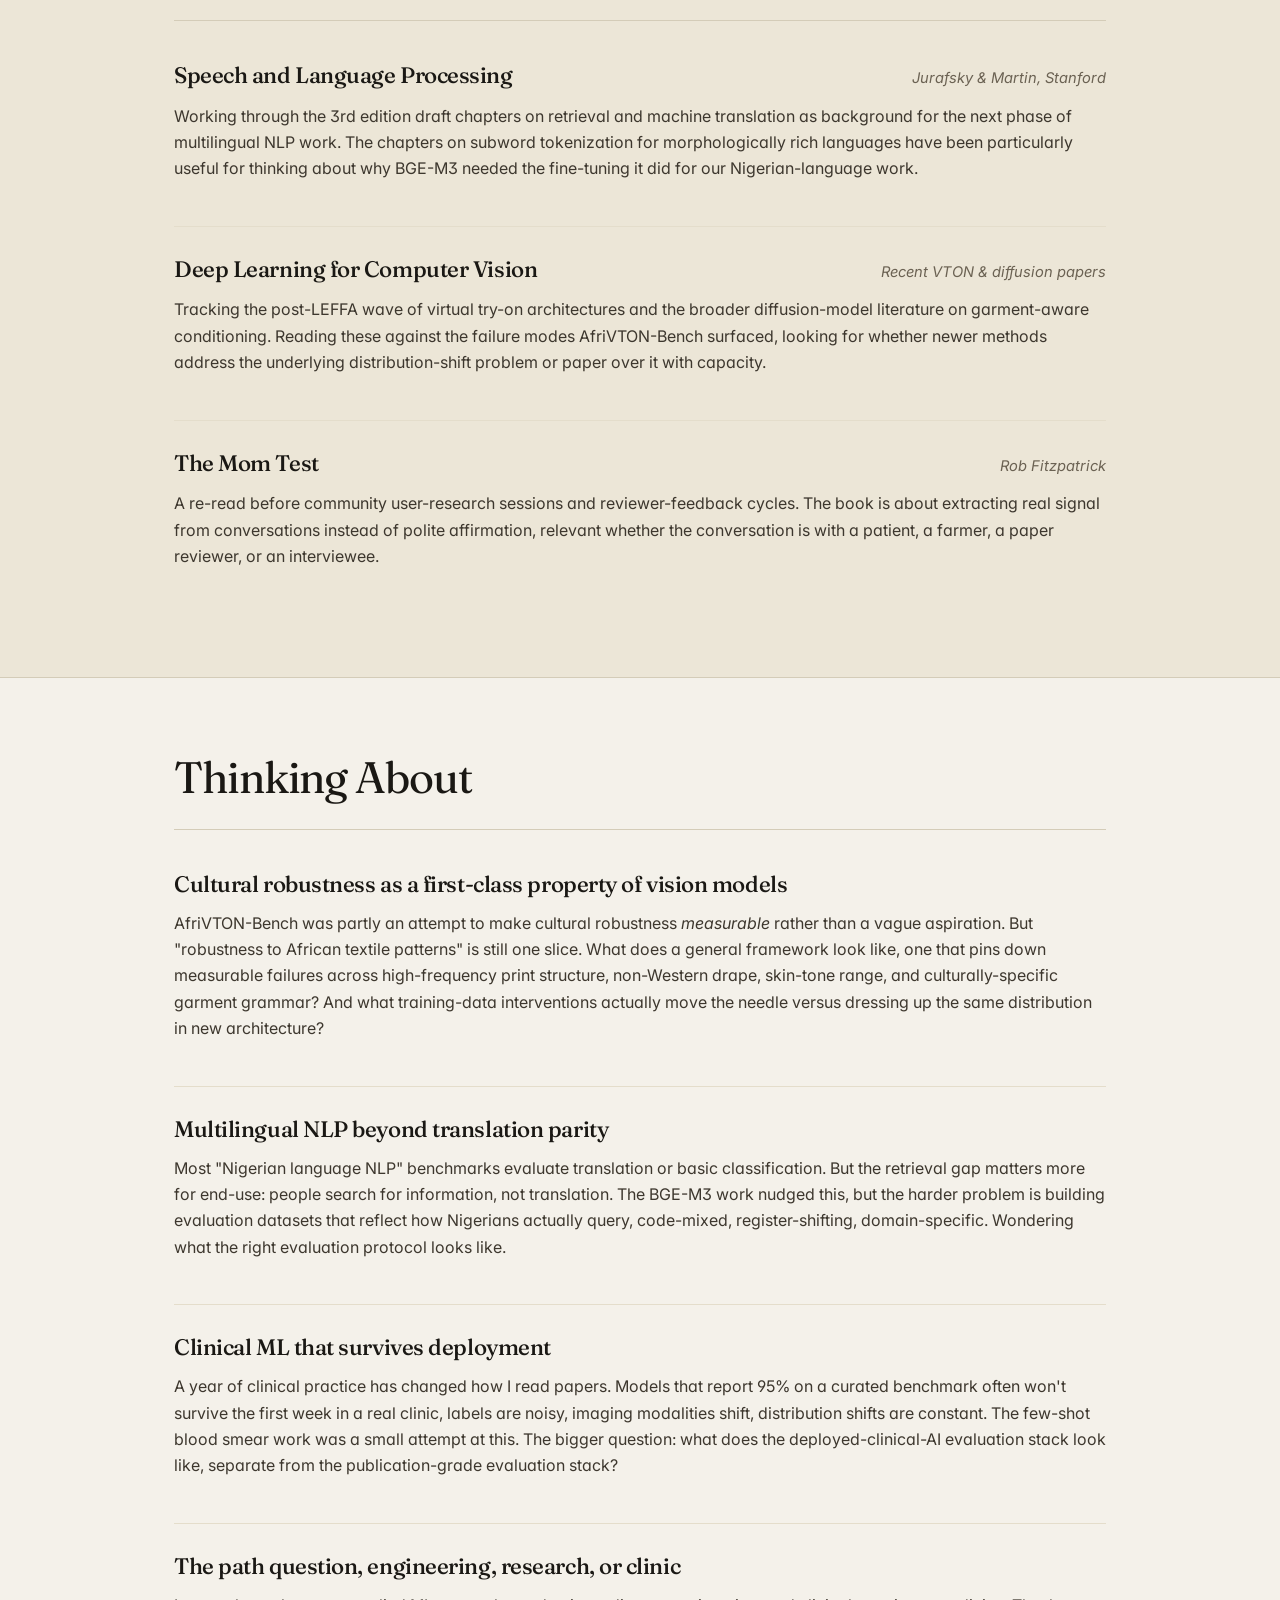
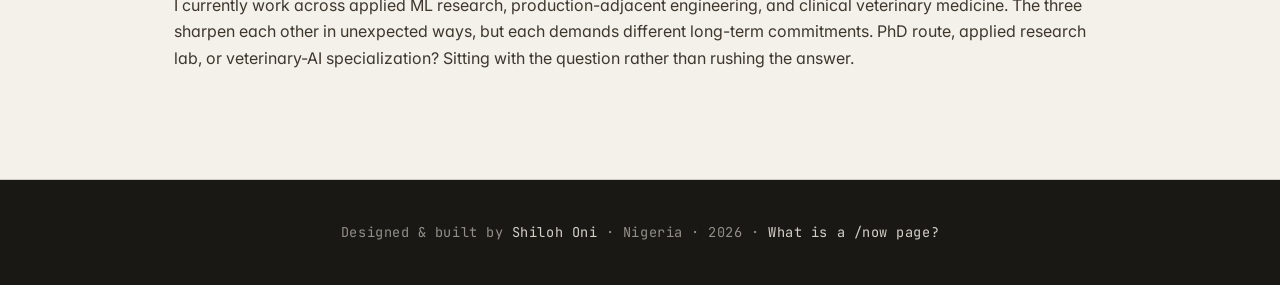
<file: now.html>
<!DOCTYPE html>
<html lang="en">
<head>
  <meta charset="UTF-8" />
  <meta name="viewport" content="width=device-width, initial-scale=1.0" />
  <meta name="description" content="What Shiloh Oni is currently building, reading, and thinking about, updated monthly." />
  <title>Now, Shiloh Oni</title>
  <link rel="preconnect" href="https://fonts.googleapis.com" />
  <link rel="preconnect" href="https://fonts.gstatic.com" crossorigin />
  <link href="https://fonts.googleapis.com/css2?family=Fraunces:opsz,wght@9..144,300;9..144,400;9..144,500;9..144,600;9..144,700&family=Inter:wght@300;400;500;600;700&family=JetBrains+Mono:wght@400;500&display=swap" rel="stylesheet" />
  <link rel="stylesheet" href="styles.css" />
</head>
<body>

  <!-- ============ NAV ============ -->
  <nav class="nav" id="nav">
    <a href="index.html" class="nav__brand">
      <img src="assets/shiloh-portrait.jpg" alt="" class="nav__avatar" />
      <span class="nav__name">Shiloh Oni</span>
    </a>
    <div class="nav__actions">
      <button class="theme-toggle" id="themeToggle" aria-label="Toggle theme" title="Toggle theme">
        <svg class="theme-toggle__sun" viewBox="0 0 24 24" width="18" height="18" fill="none" stroke="currentColor" stroke-width="2" stroke-linecap="round" stroke-linejoin="round"><circle cx="12" cy="12" r="4"/><path d="M12 2v2M12 20v2M4.93 4.93l1.41 1.41M17.66 17.66l1.41 1.41M2 12h2M20 12h2M4.93 19.07l1.41-1.41M17.66 6.34l1.41-1.41"/></svg>
        <svg class="theme-toggle__moon" viewBox="0 0 24 24" width="18" height="18" fill="none" stroke="currentColor" stroke-width="2" stroke-linecap="round" stroke-linejoin="round"><path d="M21 12.79A9 9 0 1 1 11.21 3 7 7 0 0 0 21 12.79z"/></svg>
      </button>
      <button class="nav__toggle" id="navToggle" aria-label="Toggle menu" aria-expanded="false">
        <span></span><span></span><span></span>
      </button>
    </div>
    <ul class="nav__list" id="navList">
      <li><a href="index.html#about">About</a></li>
      <li><a href="index.html#experience">Experience</a></li>
      <li><a href="index.html#projects">Projects</a></li>
      <li><a href="index.html#research">Research</a></li>
      <li><a href="index.html#skills">Skills</a></li>
      <li><a href="blog.html">Blog</a></li>
      <li><a href="now.html" aria-current="page">Now</a></li>
      <li><a href="index.html#contact">Contact</a></li>
      <li><a href="assets/ShilohOni_CV.pdf" class="nav__cv" target="_blank" rel="noopener">Download CV</a></li>
    </ul>
  </nav>

  <!-- ============ HEADER ============ -->
  <header class="page-header">
    <div class="container container--narrow">
      <div class="page-header__meta">
        <span>Updated June 2026</span>
      </div>
      <h1 class="page-header__title">Now</h1>
      <div class="page-header__sub">
        <span>Nigeria</span><span aria-hidden="true">·</span>
        <span>June 2026</span><span aria-hidden="true">·</span>
        <a href="https://nownownow.com/about" target="_blank" rel="noopener">A /now page</a>
      </div>
      <p class="page-header__lede">
        What I'm focused on right now, building, reading, and thinking about. Updated monthly so it stays honest.
      </p>
    </div>
  </header>

  <!-- ============ BUILDING ============ -->
  <section class="now-section">
    <div class="container container--narrow">
      <h2 class="now-section__title">Building</h2>

      <article class="now-item">
        <div class="now-item__head">
          <h3>AfriVTON-Bench, preparing for WiML @ ICML 2026</h3>
          <span class="now-item__badge now-item__badge--active">Active · Oral in Seoul</span>
        </div>
        <p>
          The paper was accepted for oral presentation at the Women in Machine Learning Workshop at ICML 2026 in Seoul. Right now I'm finalizing the talk, polishing the failure-mode visualizations, and tightening the evaluation protocol around <em>tonal drift</em>, the perceptual skin-tone shift metric we introduced. The hardest open question: whether the failure modes we surfaced (pattern dissolution, drape collapse, tonal drift) generalize beyond African textile patterns to other underrepresented garment distributions.
        </p>
        <div class="tags">
          <span class="tag">Virtual Try-On</span>
          <span class="tag">Cultural Robustness</span>
          <span class="tag">WiML @ ICML 2026</span>
        </div>
      </article>

      <article class="now-item">
        <div class="now-item__head">
          <h3>Multimodal Deepfake Defence, ML Collective</h3>
          <span class="now-item__badge">Ongoing · Research</span>
        </div>
        <p>
          Contributing to a multimodal detection pipeline that combines facial and voice cues to flag deepfaked and spoofed media in low-resource African contexts. Currently working on dataset curation across compression regimes and benchmarking baseline detectors under adversarial perturbation. Weekly syncs with a global volunteer team across more than ten countries.
        </p>
        <div class="tags">
          <span class="tag">Multimodal</span>
          <span class="tag">Anti-Spoofing</span>
          <span class="tag">ML Collective</span>
        </div>
      </article>

      <article class="now-item">
        <div class="now-item__head">
          <h3>NYSC Veterinary Service, Warri</h3>
          <span class="now-item__badge">Clinical · Closing Out</span>
        </div>
        <p>
          Wrapping up my NYSC year at the Government Veterinary Clinic in Warri, primary clinical care for small animals and livestock, zoonotic surveillance, biosecurity counselling. The clinical caseload has become a quiet feedback loop for how I think about model robustness: real diagnoses degrade gracefully under partial information, the way deployed ML should.
        </p>
        <div class="tags">
          <span class="tag">Veterinary Medicine</span>
          <span class="tag">Zoonotic Surveillance</span>
          <span class="tag">NYSC</span>
        </div>
      </article>
    </div>
  </section>

  <!-- ============ READING ============ -->
  <section class="now-section now-section--alt">
    <div class="container container--narrow">
      <h2 class="now-section__title">Reading</h2>

      <article class="now-item">
        <div class="now-item__head">
          <h3>Speech and Language Processing</h3>
          <span class="now-item__sub">Jurafsky &amp; Martin, Stanford</span>
        </div>
        <p>
          Working through the 3rd edition draft chapters on retrieval and machine translation as background for the next phase of multilingual NLP work. The chapters on subword tokenization for morphologically rich languages have been particularly useful for thinking about why BGE-M3 needed the fine-tuning it did for our Nigerian-language work.
        </p>
      </article>

      <article class="now-item">
        <div class="now-item__head">
          <h3>Deep Learning for Computer Vision</h3>
          <span class="now-item__sub">Recent VTON &amp; diffusion papers</span>
        </div>
        <p>
          Tracking the post-LEFFA wave of virtual try-on architectures and the broader diffusion-model literature on garment-aware conditioning. Reading these against the failure modes AfriVTON-Bench surfaced, looking for whether newer methods address the underlying distribution-shift problem or paper over it with capacity.
        </p>
      </article>

      <article class="now-item">
        <div class="now-item__head">
          <h3>The Mom Test</h3>
          <span class="now-item__sub">Rob Fitzpatrick</span>
        </div>
        <p>
          A re-read before community user-research sessions and reviewer-feedback cycles. The book is about extracting real signal from conversations instead of polite affirmation, relevant whether the conversation is with a patient, a farmer, a paper reviewer, or an interviewee.
        </p>
      </article>
    </div>
  </section>

  <!-- ============ THINKING ABOUT ============ -->
  <section class="now-section">
    <div class="container container--narrow">
      <h2 class="now-section__title">Thinking About</h2>

      <article class="now-item">
        <div class="now-item__head">
          <h3>Cultural robustness as a first-class property of vision models</h3>
        </div>
        <p>
          AfriVTON-Bench was partly an attempt to make cultural robustness <em>measurable</em> rather than a vague aspiration. But "robustness to African textile patterns" is still one slice. What does a general framework look like, one that pins down measurable failures across high-frequency print structure, non-Western drape, skin-tone range, and culturally-specific garment grammar? And what training-data interventions actually move the needle versus dressing up the same distribution in new architecture?
        </p>
      </article>

      <article class="now-item">
        <div class="now-item__head">
          <h3>Multilingual NLP beyond translation parity</h3>
        </div>
        <p>
          Most "Nigerian language NLP" benchmarks evaluate translation or basic classification. But the retrieval gap matters more for end-use: people search for information, not translation. The BGE-M3 work nudged this, but the harder problem is building evaluation datasets that reflect how Nigerians actually query, code-mixed, register-shifting, domain-specific. Wondering what the right evaluation protocol looks like.
        </p>
      </article>

      <article class="now-item">
        <div class="now-item__head">
          <h3>Clinical ML that survives deployment</h3>
        </div>
        <p>
          A year of clinical practice has changed how I read papers. Models that report 95% on a curated benchmark often won't survive the first week in a real clinic, labels are noisy, imaging modalities shift, distribution shifts are constant. The few-shot blood smear work was a small attempt at this. The bigger question: what does the deployed-clinical-AI evaluation stack look like, separate from the publication-grade evaluation stack?
        </p>
      </article>

      <article class="now-item">
        <div class="now-item__head">
          <h3>The path question, engineering, research, or clinic</h3>
        </div>
        <p>
          I currently work across applied ML research, production-adjacent engineering, and clinical veterinary medicine. The three sharpen each other in unexpected ways, but each demands different long-term commitments. PhD route, applied research lab, or veterinary-AI specialization? Sitting with the question rather than rushing the answer.
        </p>
      </article>
    </div>
  </section>

  <!-- ============ FOOTER ============ -->
  <footer class="footer">
    <div class="container">
      <p>Designed &amp; built by <a href="index.html">Shiloh Oni</a> · Nigeria · 2026 · <a href="https://nownownow.com/about" target="_blank" rel="noopener">What is a /now page?</a></p>
    </div>
  </footer>

  <script src="script.js"></script>
</body>
</html>
</file>
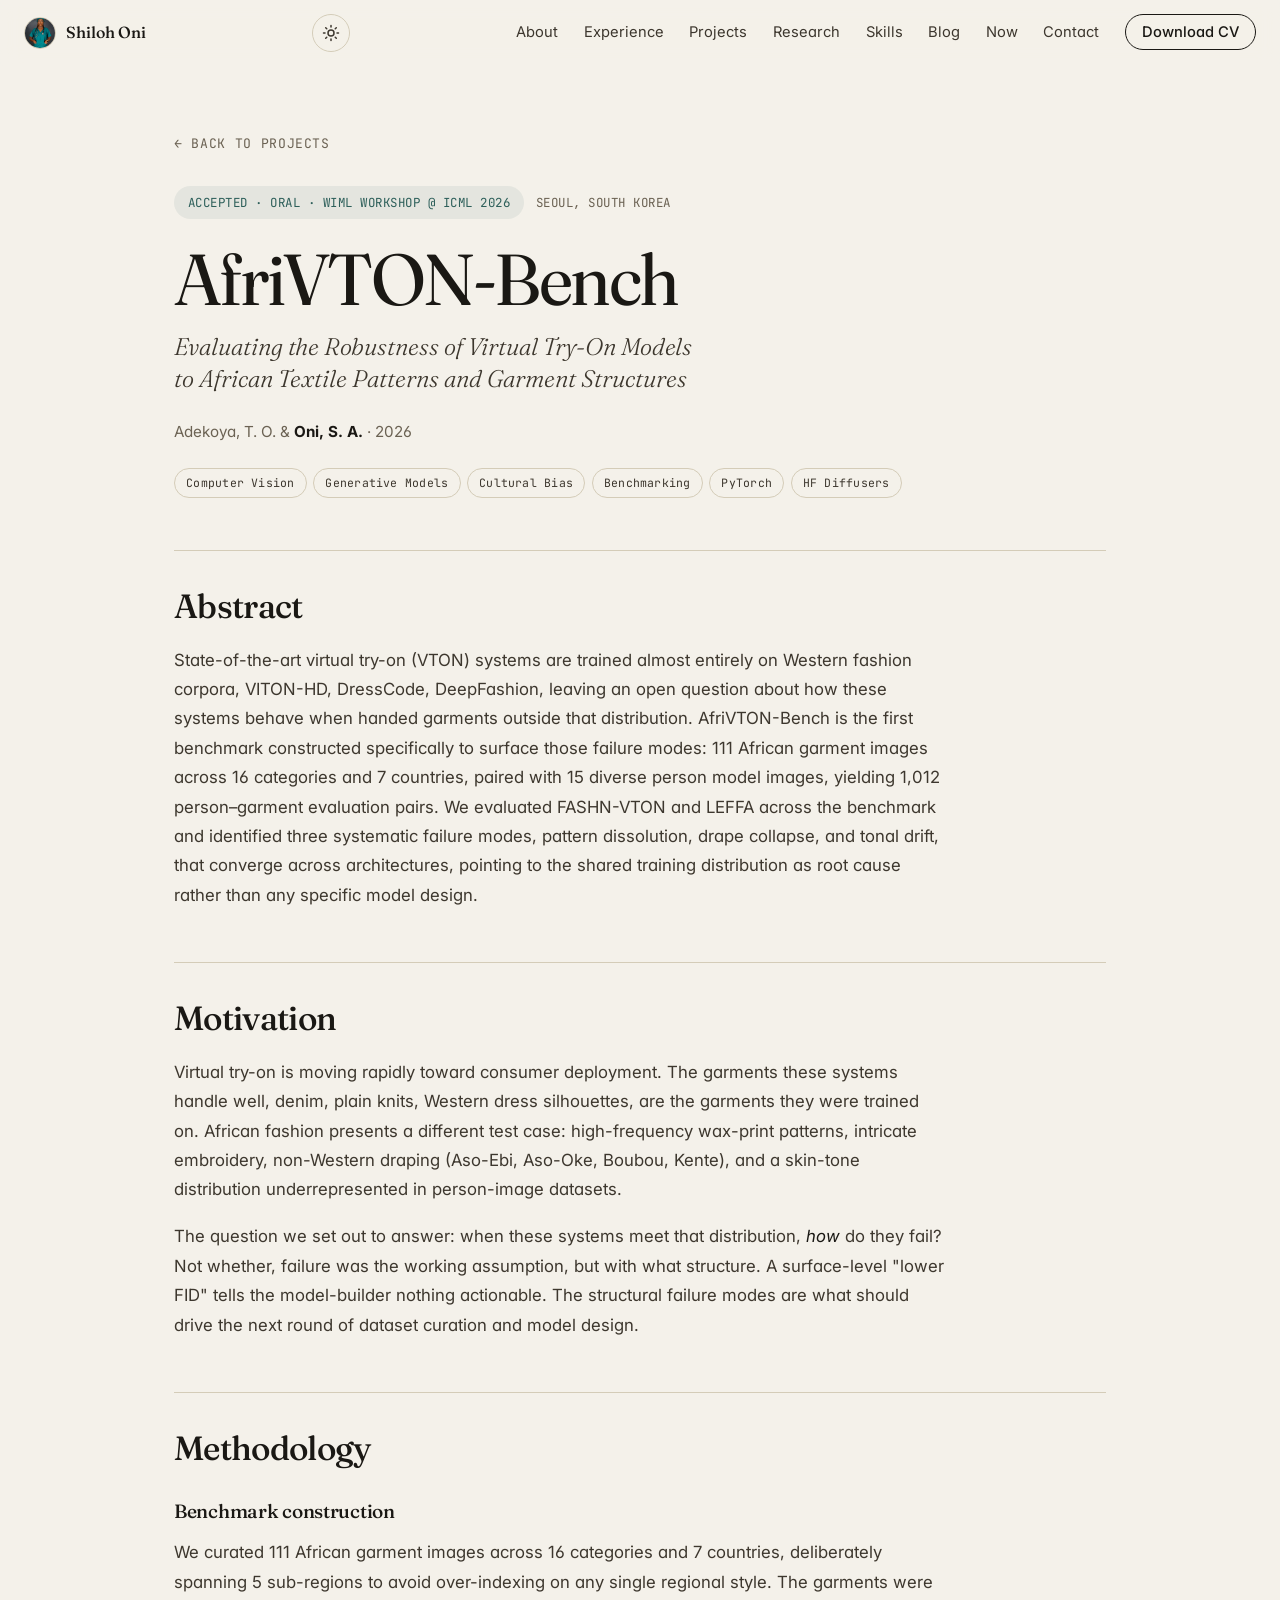
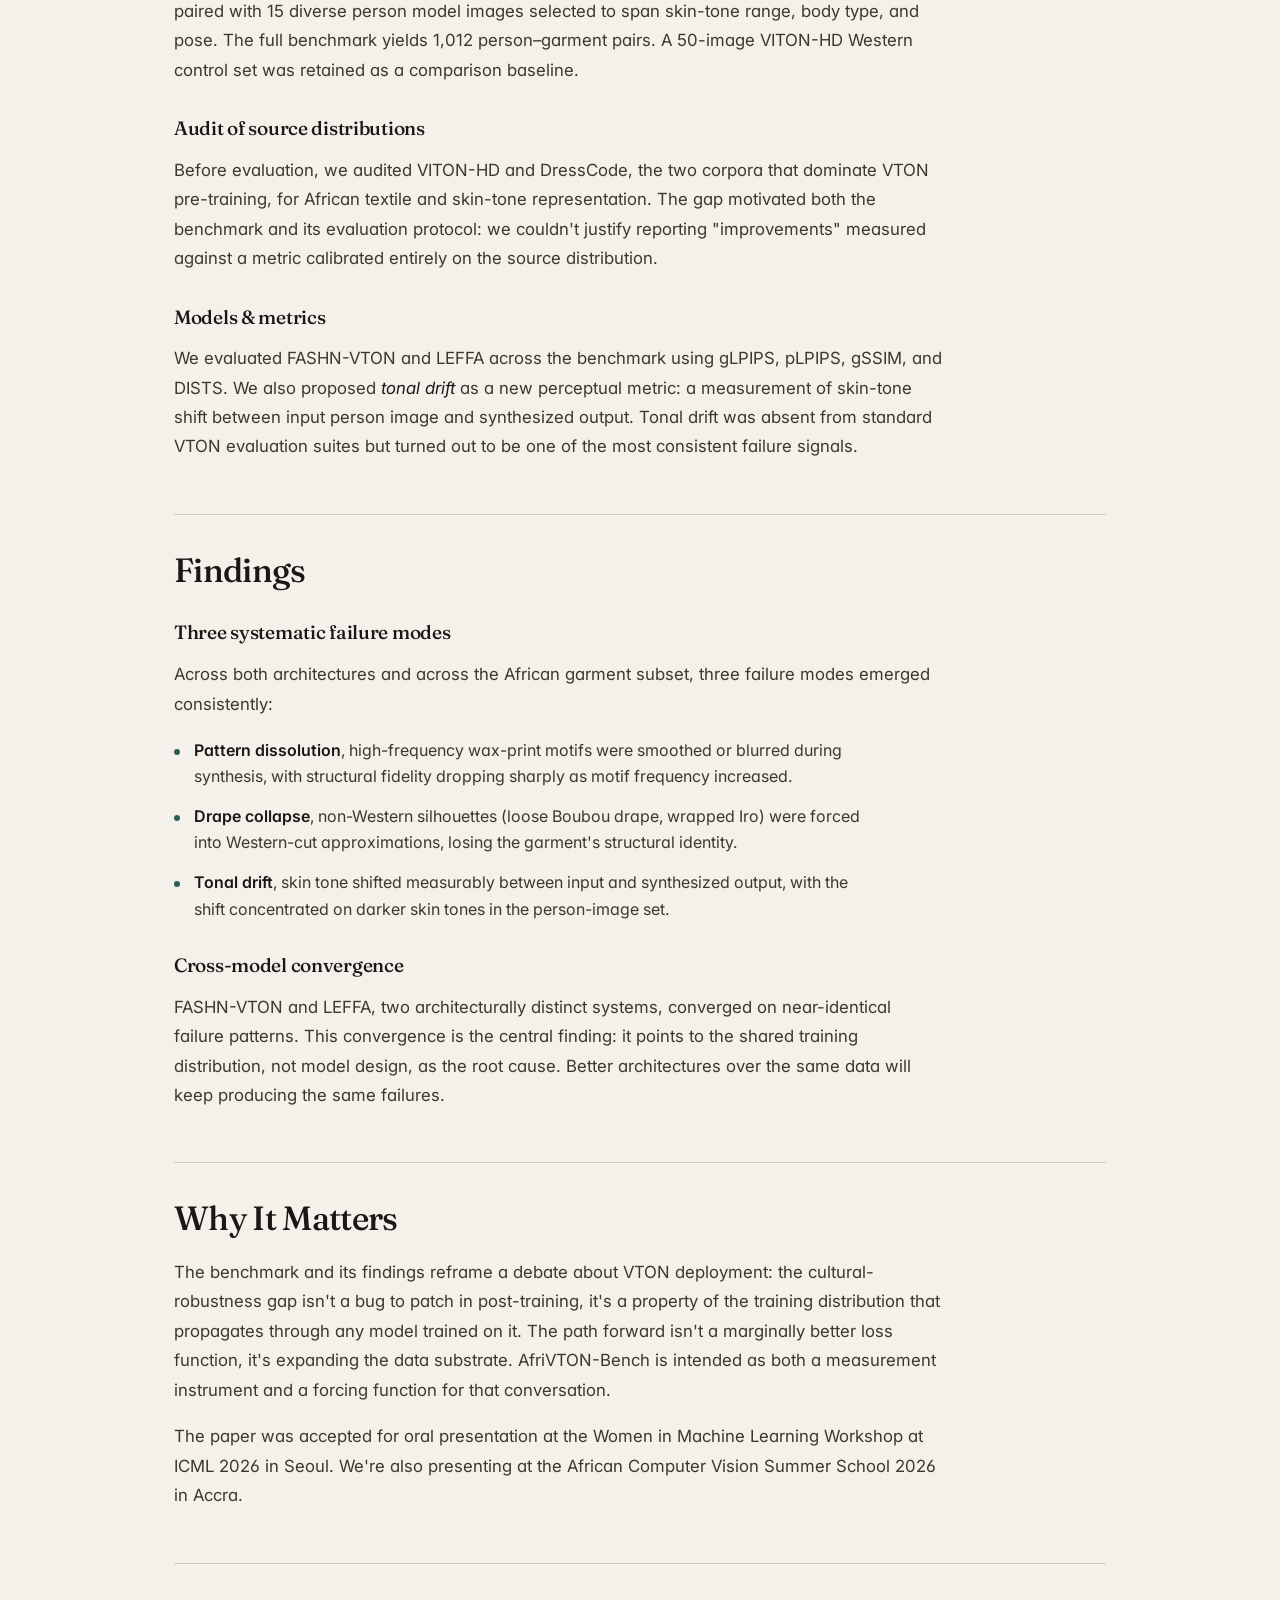
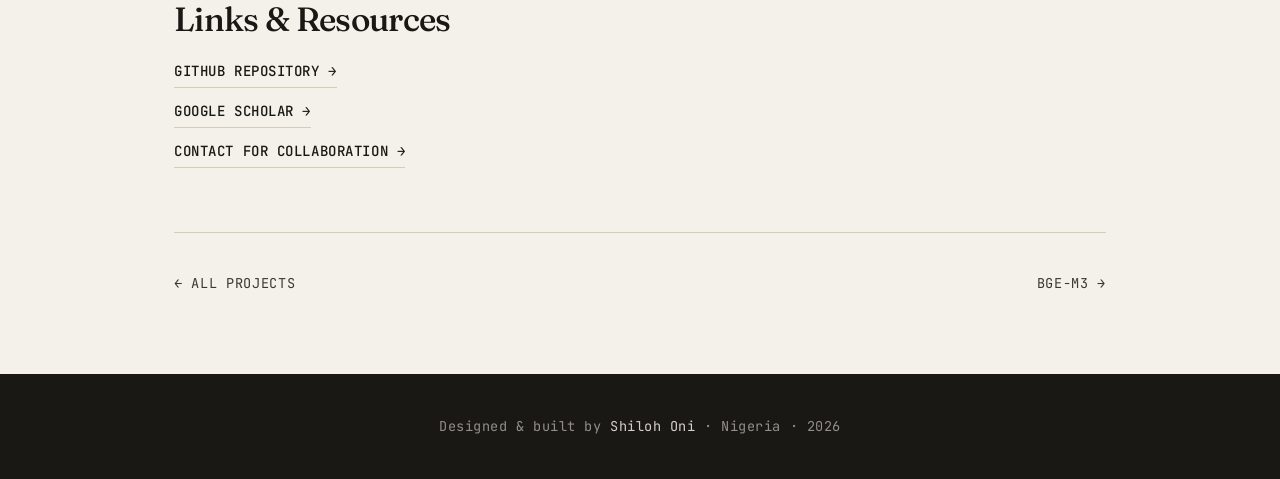
<file: projects/afrivton.html>
<!DOCTYPE html>
<html lang="en">
<head>
  <meta charset="UTF-8" />
  <meta name="viewport" content="width=device-width, initial-scale=1.0" />
  <meta name="description" content="AfriVTON-Bench, a benchmark evaluating the robustness of virtual try-on models on African textile patterns and garment structures. Accepted for oral presentation at WiML @ ICML 2026." />
  <title>AfriVTON-Bench, Case Study · Shiloh Oni</title>
  <link rel="preconnect" href="https://fonts.googleapis.com" />
  <link rel="preconnect" href="https://fonts.gstatic.com" crossorigin />
  <link href="https://fonts.googleapis.com/css2?family=Fraunces:opsz,wght@9..144,300;9..144,400;9..144,500;9..144,600;9..144,700&family=Inter:wght@300;400;500;600;700&family=JetBrains+Mono:wght@400;500&display=swap" rel="stylesheet" />
  <link rel="stylesheet" href="../styles.css" />
</head>
<body>

  <!-- ============ NAV ============ -->
  <nav class="nav" id="nav">
    <a href="../index.html" class="nav__brand">
      <img src="../assets/shiloh-portrait.jpg" alt="" class="nav__avatar" />
      <span class="nav__name">Shiloh Oni</span>
    </a>
    <div class="nav__actions">
      <button class="theme-toggle" id="themeToggle" aria-label="Toggle theme" title="Toggle theme">
        <svg class="theme-toggle__sun" viewBox="0 0 24 24" width="18" height="18" fill="none" stroke="currentColor" stroke-width="2" stroke-linecap="round" stroke-linejoin="round"><circle cx="12" cy="12" r="4"/><path d="M12 2v2M12 20v2M4.93 4.93l1.41 1.41M17.66 17.66l1.41 1.41M2 12h2M20 12h2M4.93 19.07l1.41-1.41M17.66 6.34l1.41-1.41"/></svg>
        <svg class="theme-toggle__moon" viewBox="0 0 24 24" width="18" height="18" fill="none" stroke="currentColor" stroke-width="2" stroke-linecap="round" stroke-linejoin="round"><path d="M21 12.79A9 9 0 1 1 11.21 3 7 7 0 0 0 21 12.79z"/></svg>
      </button>
      <button class="nav__toggle" id="navToggle" aria-label="Toggle menu" aria-expanded="false">
        <span></span><span></span><span></span>
      </button>
    </div>
    <ul class="nav__list" id="navList">
      <li><a href="../index.html#about">About</a></li>
      <li><a href="../index.html#experience">Experience</a></li>
      <li><a href="../index.html#projects" aria-current="page">Projects</a></li>
      <li><a href="../index.html#research">Research</a></li>
      <li><a href="../index.html#skills">Skills</a></li>
      <li><a href="../blog.html">Blog</a></li>
      <li><a href="../now.html">Now</a></li>
      <li><a href="../index.html#contact">Contact</a></li>
      <li><a href="../assets/ShilohOni_CV.pdf" class="nav__cv" target="_blank" rel="noopener">Download CV</a></li>
    </ul>
  </nav>

  <!-- ============ CASE STUDY HEADER ============ -->
  <article class="case">
    <div class="container container--narrow">

      <a href="../index.html#projects" class="case__back">← Back to Projects</a>

      <div class="case__meta">
        <span class="case__badge">Accepted · Oral · WiML Workshop @ ICML 2026</span>
        <span>Seoul, South Korea</span>
      </div>

      <h1 class="case__title">AfriVTON-Bench</h1>
      <p class="case__subtitle">Evaluating the Robustness of Virtual Try-On Models to African Textile Patterns and Garment Structures</p>

      <div class="case__authors">
        Adekoya, T. O. &amp; <strong>Oni, S. A.</strong> · 2026
      </div>

      <div class="case__tags tags">
        <span class="tag">Computer Vision</span>
        <span class="tag">Generative Models</span>
        <span class="tag">Cultural Bias</span>
        <span class="tag">Benchmarking</span>
        <span class="tag">PyTorch</span>
        <span class="tag">HF Diffusers</span>
      </div>

      <!-- ============ ABSTRACT ============ -->
      <section class="case__section">
        <h2>Abstract</h2>
        <p>
          State-of-the-art virtual try-on (VTON) systems are trained almost entirely on Western fashion corpora, VITON-HD, DressCode, DeepFashion, leaving an open question about how these systems behave when handed garments outside that distribution. AfriVTON-Bench is the first benchmark constructed specifically to surface those failure modes: 111 African garment images across 16 categories and 7 countries, paired with 15 diverse person model images, yielding 1,012 person–garment evaluation pairs. We evaluated FASHN-VTON and LEFFA across the benchmark and identified three systematic failure modes, pattern dissolution, drape collapse, and tonal drift, that converge across architectures, pointing to the shared training distribution as root cause rather than any specific model design.
        </p>
      </section>

      <!-- ============ MOTIVATION ============ -->
      <section class="case__section">
        <h2>Motivation</h2>
        <p>
          Virtual try-on is moving rapidly toward consumer deployment. The garments these systems handle well, denim, plain knits, Western dress silhouettes, are the garments they were trained on. African fashion presents a different test case: high-frequency wax-print patterns, intricate embroidery, non-Western draping (Aso-Ebi, Aso-Oke, Boubou, Kente), and a skin-tone distribution underrepresented in person-image datasets.
        </p>
        <p>
          The question we set out to answer: when these systems meet that distribution, <em>how</em> do they fail? Not whether, failure was the working assumption, but with what structure. A surface-level "lower FID" tells the model-builder nothing actionable. The structural failure modes are what should drive the next round of dataset curation and model design.
        </p>
      </section>

      <!-- ============ METHODOLOGY ============ -->
      <section class="case__section">
        <h2>Methodology</h2>

        <h3>Benchmark construction</h3>
        <p>
          We curated 111 African garment images across 16 categories and 7 countries, deliberately spanning 5 sub-regions to avoid over-indexing on any single regional style. The garments were paired with 15 diverse person model images selected to span skin-tone range, body type, and pose. The full benchmark yields 1,012 person–garment pairs. A 50-image VITON-HD Western control set was retained as a comparison baseline.
        </p>

        <h3>Audit of source distributions</h3>
        <p>
          Before evaluation, we audited VITON-HD and DressCode, the two corpora that dominate VTON pre-training, for African textile and skin-tone representation. The gap motivated both the benchmark and its evaluation protocol: we couldn't justify reporting "improvements" measured against a metric calibrated entirely on the source distribution.
        </p>

        <h3>Models &amp; metrics</h3>
        <p>
          We evaluated FASHN-VTON and LEFFA across the benchmark using gLPIPS, pLPIPS, gSSIM, and DISTS. We also proposed <em>tonal drift</em> as a new perceptual metric: a measurement of skin-tone shift between input person image and synthesized output. Tonal drift was absent from standard VTON evaluation suites but turned out to be one of the most consistent failure signals.
        </p>
      </section>

      <!-- ============ FINDINGS ============ -->
      <section class="case__section">
        <h2>Findings</h2>

        <h3>Three systematic failure modes</h3>
        <p>
          Across both architectures and across the African garment subset, three failure modes emerged consistently:
        </p>
        <ul class="case__list">
          <li><strong>Pattern dissolution</strong>, high-frequency wax-print motifs were smoothed or blurred during synthesis, with structural fidelity dropping sharply as motif frequency increased.</li>
          <li><strong>Drape collapse</strong>, non-Western silhouettes (loose Boubou drape, wrapped Iro) were forced into Western-cut approximations, losing the garment's structural identity.</li>
          <li><strong>Tonal drift</strong>, skin tone shifted measurably between input and synthesized output, with the shift concentrated on darker skin tones in the person-image set.</li>
        </ul>

        <h3>Cross-model convergence</h3>
        <p>
          FASHN-VTON and LEFFA, two architecturally distinct systems, converged on near-identical failure patterns. This convergence is the central finding: it points to the shared training distribution, not model design, as the root cause. Better architectures over the same data will keep producing the same failures.
        </p>
      </section>

      <!-- ============ IMPACT ============ -->
      <section class="case__section">
        <h2>Why It Matters</h2>
        <p>
          The benchmark and its findings reframe a debate about VTON deployment: the cultural-robustness gap isn't a bug to patch in post-training, it's a property of the training distribution that propagates through any model trained on it. The path forward isn't a marginally better loss function, it's expanding the data substrate. AfriVTON-Bench is intended as both a measurement instrument and a forcing function for that conversation.
        </p>
        <p>
          The paper was accepted for oral presentation at the Women in Machine Learning Workshop at ICML 2026 in Seoul. We're also presenting at the African Computer Vision Summer School 2026 in Accra.
        </p>
      </section>

      <!-- ============ LINKS ============ -->
      <section class="case__section">
        <h2>Links &amp; Resources</h2>
        <ul class="case__links">
          <li><a href="https://github.com/tamiloreafk" target="_blank" rel="noopener">GitHub repository →</a></li>
          <li><a href="https://scholar.google.com/citations?hl=en&user=tHkXRuoAAAAJ" target="_blank" rel="noopener">Google Scholar →</a></li>
          <li><a href="../index.html#contact">Contact for collaboration →</a></li>
        </ul>
      </section>

      <!-- ============ NEXT ============ -->
      <nav class="case__nav" aria-label="Case study navigation">
        <a href="../index.html#projects" class="case__nav-link">← All Projects</a>
        <a href="bge-m3.html" class="case__nav-link">BGE-M3 →</a>
      </nav>

    </div>
  </article>

  <footer class="footer">
    <div class="container">
      <p>Designed &amp; built by <a href="../index.html">Shiloh Oni</a> · Nigeria · 2026</p>
    </div>
  </footer>

  <script src="../script.js"></script>
</body>
</html>
</file>
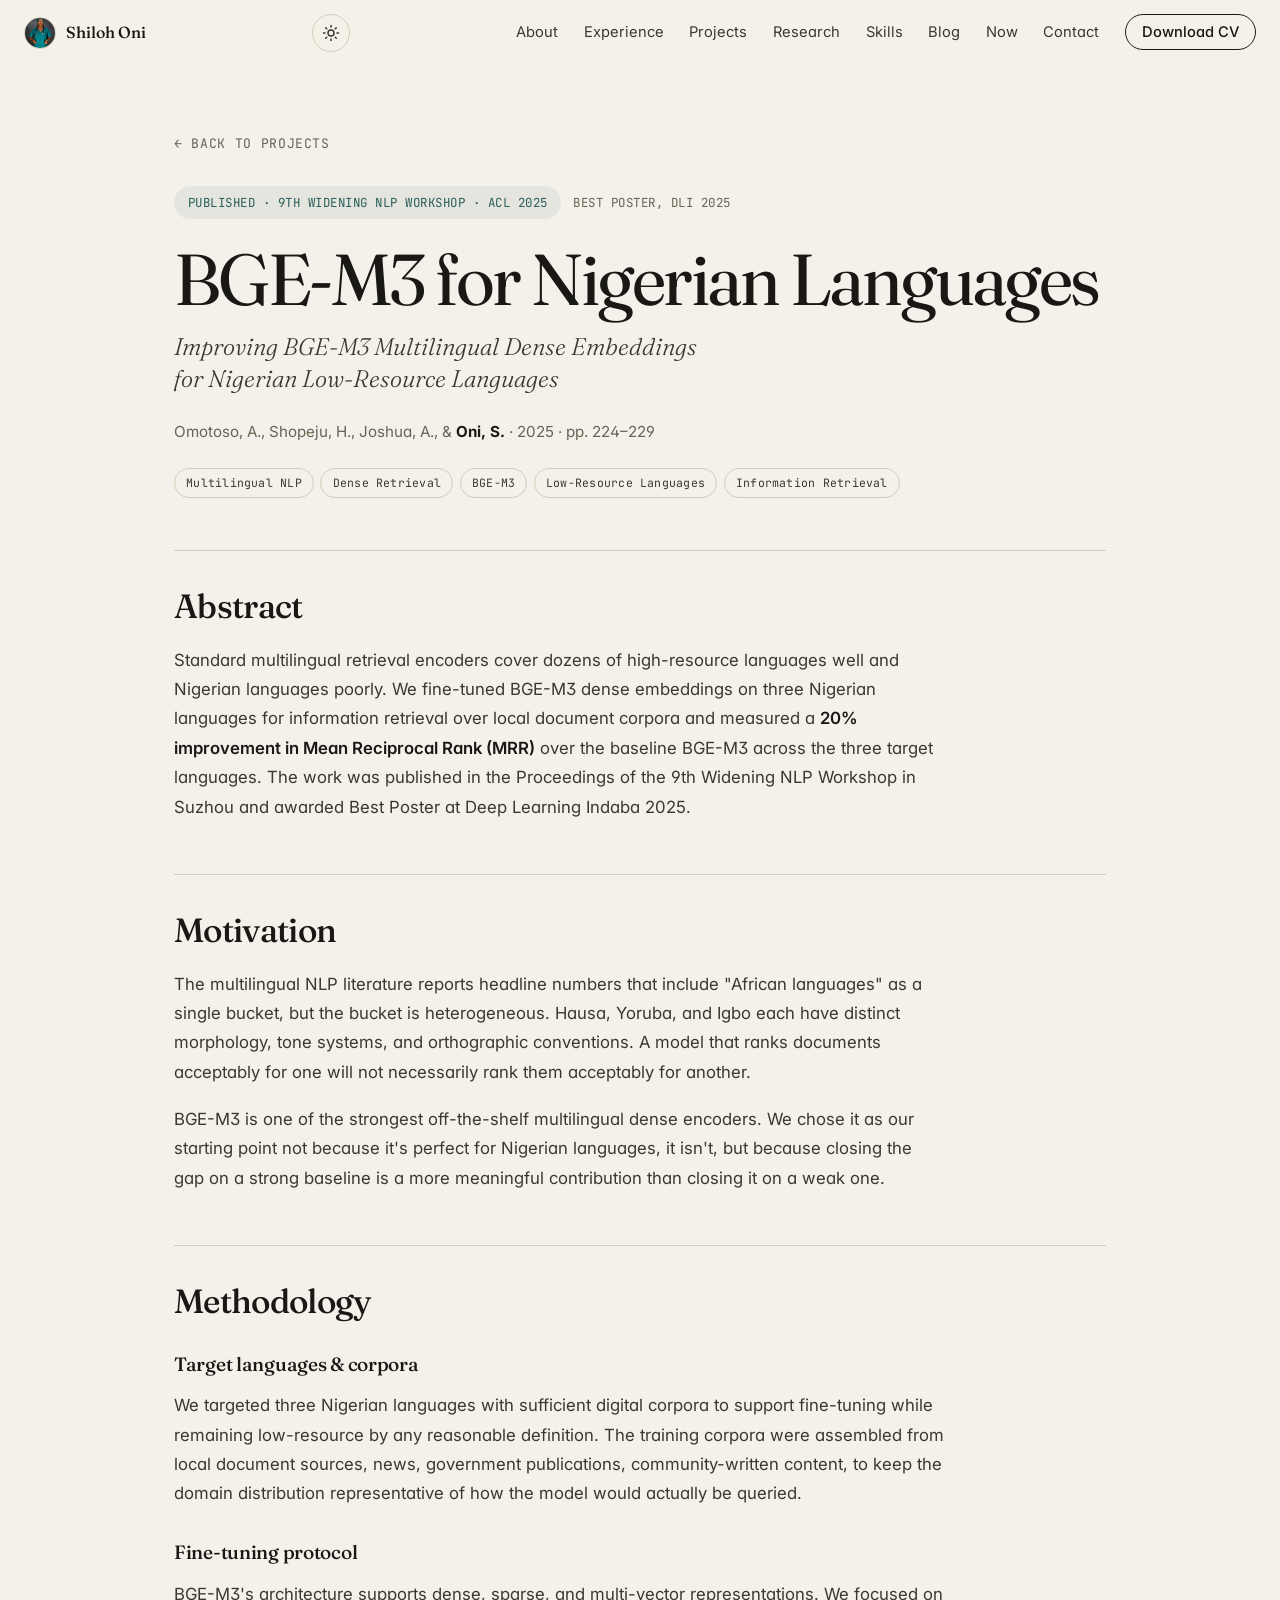
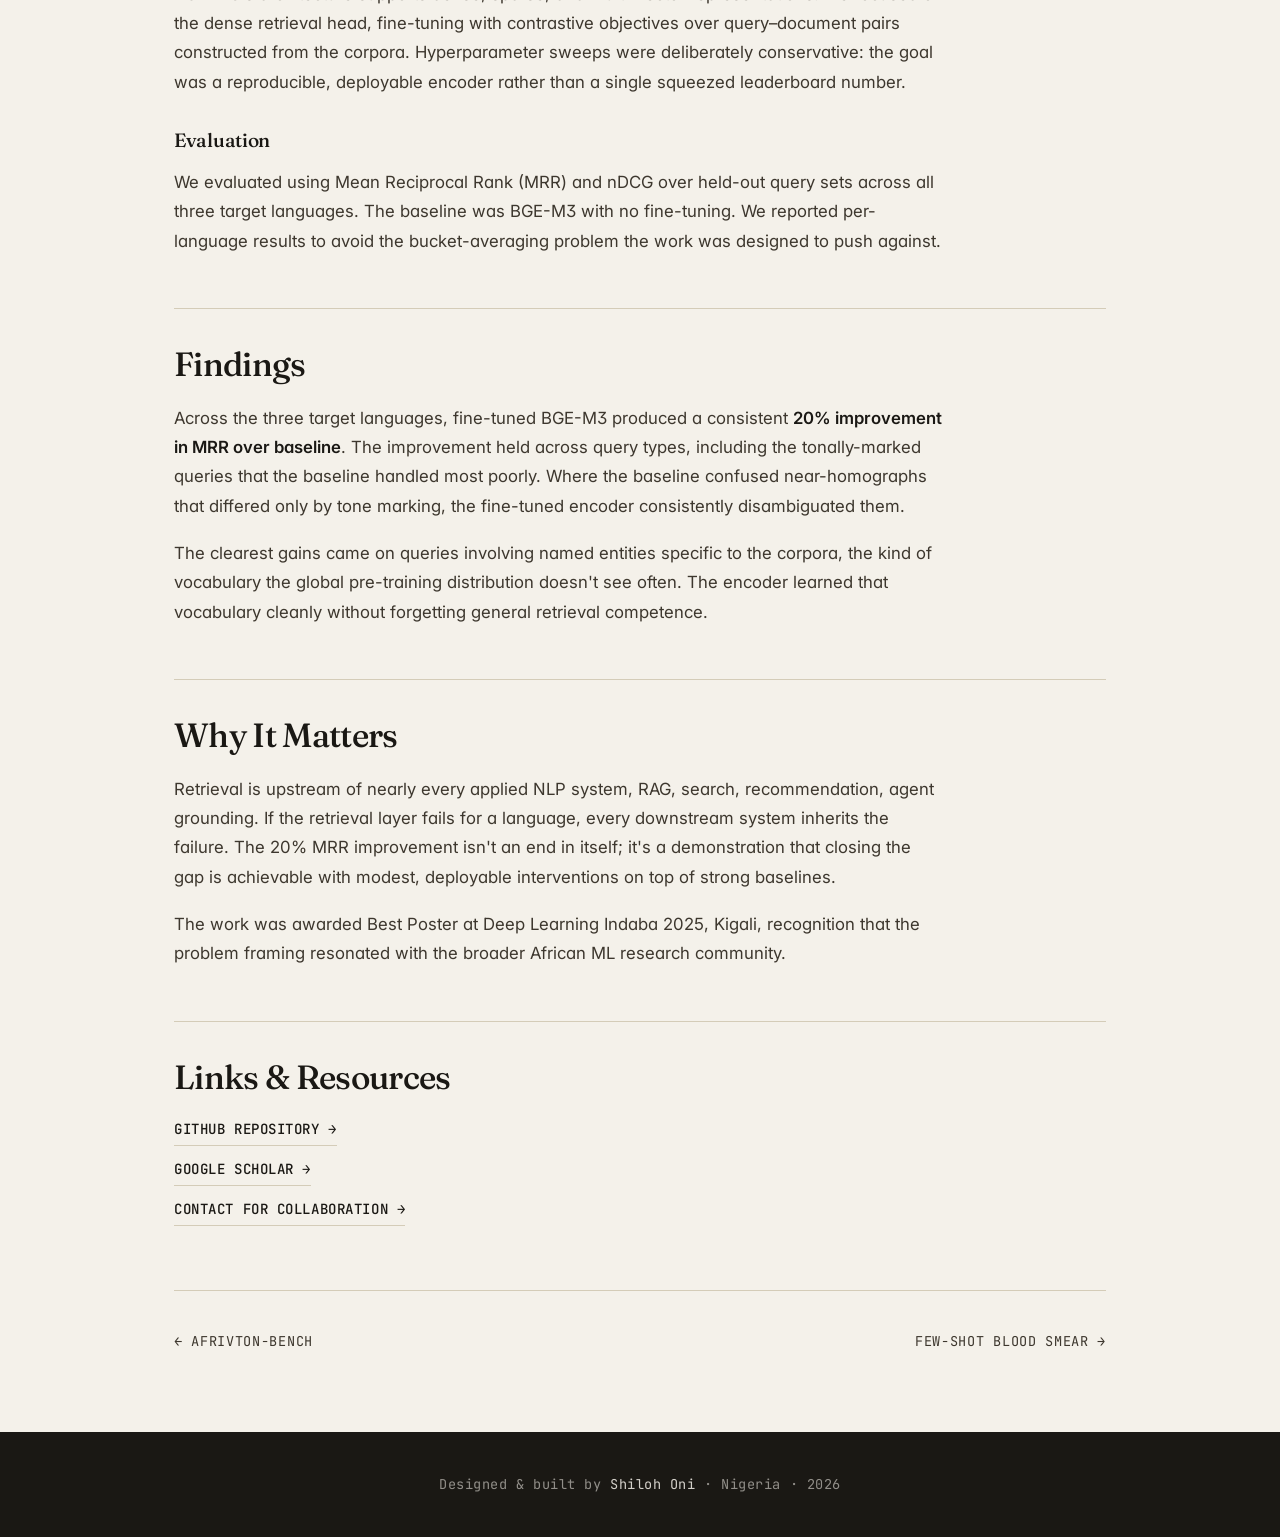
<file: projects/bge-m3.html>
<!DOCTYPE html>
<html lang="en">
<head>
  <meta charset="UTF-8" />
  <meta name="viewport" content="width=device-width, initial-scale=1.0" />
  <meta name="description" content="Improving BGE-M3 Multilingual Dense Embeddings for Nigerian Low-Resource Languages, Best Poster Award at Deep Learning Indaba 2025." />
  <title>BGE-M3 for Nigerian Languages, Case Study · Shiloh Oni</title>
  <link rel="preconnect" href="https://fonts.googleapis.com" />
  <link rel="preconnect" href="https://fonts.gstatic.com" crossorigin />
  <link href="https://fonts.googleapis.com/css2?family=Fraunces:opsz,wght@9..144,300;9..144,400;9..144,500;9..144,600;9..144,700&family=Inter:wght@300;400;500;600;700&family=JetBrains+Mono:wght@400;500&display=swap" rel="stylesheet" />
  <link rel="stylesheet" href="../styles.css" />
</head>
<body>

  <nav class="nav" id="nav">
    <a href="../index.html" class="nav__brand">
      <img src="../assets/shiloh-portrait.jpg" alt="" class="nav__avatar" />
      <span class="nav__name">Shiloh Oni</span>
    </a>
    <div class="nav__actions">
      <button class="theme-toggle" id="themeToggle" aria-label="Toggle theme" title="Toggle theme">
        <svg class="theme-toggle__sun" viewBox="0 0 24 24" width="18" height="18" fill="none" stroke="currentColor" stroke-width="2" stroke-linecap="round" stroke-linejoin="round"><circle cx="12" cy="12" r="4"/><path d="M12 2v2M12 20v2M4.93 4.93l1.41 1.41M17.66 17.66l1.41 1.41M2 12h2M20 12h2M4.93 19.07l1.41-1.41M17.66 6.34l1.41-1.41"/></svg>
        <svg class="theme-toggle__moon" viewBox="0 0 24 24" width="18" height="18" fill="none" stroke="currentColor" stroke-width="2" stroke-linecap="round" stroke-linejoin="round"><path d="M21 12.79A9 9 0 1 1 11.21 3 7 7 0 0 0 21 12.79z"/></svg>
      </button>
      <button class="nav__toggle" id="navToggle" aria-label="Toggle menu" aria-expanded="false">
        <span></span><span></span><span></span>
      </button>
    </div>
    <ul class="nav__list" id="navList">
      <li><a href="../index.html#about">About</a></li>
      <li><a href="../index.html#experience">Experience</a></li>
      <li><a href="../index.html#projects" aria-current="page">Projects</a></li>
      <li><a href="../index.html#research">Research</a></li>
      <li><a href="../index.html#skills">Skills</a></li>
      <li><a href="../blog.html">Blog</a></li>
      <li><a href="../now.html">Now</a></li>
      <li><a href="../index.html#contact">Contact</a></li>
      <li><a href="../assets/ShilohOni_CV.pdf" class="nav__cv" target="_blank" rel="noopener">Download CV</a></li>
    </ul>
  </nav>

  <article class="case">
    <div class="container container--narrow">

      <a href="../index.html#projects" class="case__back">← Back to Projects</a>

      <div class="case__meta">
        <span class="case__badge">Published · 9th Widening NLP Workshop · ACL 2025</span>
        <span>Best Poster, DLI 2025</span>
      </div>

      <h1 class="case__title">BGE-M3 for Nigerian Languages</h1>
      <p class="case__subtitle">Improving BGE-M3 Multilingual Dense Embeddings for Nigerian Low-Resource Languages</p>

      <div class="case__authors">
        Omotoso, A., Shopeju, H., Joshua, A., &amp; <strong>Oni, S.</strong> · 2025 · pp. 224–229
      </div>

      <div class="case__tags tags">
        <span class="tag">Multilingual NLP</span>
        <span class="tag">Dense Retrieval</span>
        <span class="tag">BGE-M3</span>
        <span class="tag">Low-Resource Languages</span>
        <span class="tag">Information Retrieval</span>
      </div>

      <section class="case__section">
        <h2>Abstract</h2>
        <p>
          Standard multilingual retrieval encoders cover dozens of high-resource languages well and Nigerian languages poorly. We fine-tuned BGE-M3 dense embeddings on three Nigerian languages for information retrieval over local document corpora and measured a <strong>20% improvement in Mean Reciprocal Rank (MRR)</strong> over the baseline BGE-M3 across the three target languages. The work was published in the Proceedings of the 9th Widening NLP Workshop in Suzhou and awarded Best Poster at Deep Learning Indaba 2025.
        </p>
      </section>

      <section class="case__section">
        <h2>Motivation</h2>
        <p>
          The multilingual NLP literature reports headline numbers that include "African languages" as a single bucket, but the bucket is heterogeneous. Hausa, Yoruba, and Igbo each have distinct morphology, tone systems, and orthographic conventions. A model that ranks documents acceptably for one will not necessarily rank them acceptably for another.
        </p>
        <p>
          BGE-M3 is one of the strongest off-the-shelf multilingual dense encoders. We chose it as our starting point not because it's perfect for Nigerian languages, it isn't, but because closing the gap on a strong baseline is a more meaningful contribution than closing it on a weak one.
        </p>
      </section>

      <section class="case__section">
        <h2>Methodology</h2>

        <h3>Target languages &amp; corpora</h3>
        <p>
          We targeted three Nigerian languages with sufficient digital corpora to support fine-tuning while remaining low-resource by any reasonable definition. The training corpora were assembled from local document sources, news, government publications, community-written content, to keep the domain distribution representative of how the model would actually be queried.
        </p>

        <h3>Fine-tuning protocol</h3>
        <p>
          BGE-M3's architecture supports dense, sparse, and multi-vector representations. We focused on the dense retrieval head, fine-tuning with contrastive objectives over query–document pairs constructed from the corpora. Hyperparameter sweeps were deliberately conservative: the goal was a reproducible, deployable encoder rather than a single squeezed leaderboard number.
        </p>

        <h3>Evaluation</h3>
        <p>
          We evaluated using Mean Reciprocal Rank (MRR) and nDCG over held-out query sets across all three target languages. The baseline was BGE-M3 with no fine-tuning. We reported per-language results to avoid the bucket-averaging problem the work was designed to push against.
        </p>
      </section>

      <section class="case__section">
        <h2>Findings</h2>
        <p>
          Across the three target languages, fine-tuned BGE-M3 produced a consistent <strong>20% improvement in MRR over baseline</strong>. The improvement held across query types, including the tonally-marked queries that the baseline handled most poorly. Where the baseline confused near-homographs that differed only by tone marking, the fine-tuned encoder consistently disambiguated them.
        </p>
        <p>
          The clearest gains came on queries involving named entities specific to the corpora, the kind of vocabulary the global pre-training distribution doesn't see often. The encoder learned that vocabulary cleanly without forgetting general retrieval competence.
        </p>
      </section>

      <section class="case__section">
        <h2>Why It Matters</h2>
        <p>
          Retrieval is upstream of nearly every applied NLP system, RAG, search, recommendation, agent grounding. If the retrieval layer fails for a language, every downstream system inherits the failure. The 20% MRR improvement isn't an end in itself; it's a demonstration that closing the gap is achievable with modest, deployable interventions on top of strong baselines.
        </p>
        <p>
          The work was awarded Best Poster at Deep Learning Indaba 2025, Kigali, recognition that the problem framing resonated with the broader African ML research community.
        </p>
      </section>

      <section class="case__section">
        <h2>Links &amp; Resources</h2>
        <ul class="case__links">
          <li><a href="https://github.com/tamiloreafk" target="_blank" rel="noopener">GitHub repository →</a></li>
          <li><a href="https://scholar.google.com/citations?hl=en&user=tHkXRuoAAAAJ" target="_blank" rel="noopener">Google Scholar →</a></li>
          <li><a href="../index.html#contact">Contact for collaboration →</a></li>
        </ul>
      </section>

      <nav class="case__nav" aria-label="Case study navigation">
        <a href="afrivton.html" class="case__nav-link">← AfriVTON-Bench</a>
        <a href="blood-smear.html" class="case__nav-link">Few-Shot Blood Smear →</a>
      </nav>

    </div>
  </article>

  <footer class="footer">
    <div class="container">
      <p>Designed &amp; built by <a href="../index.html">Shiloh Oni</a> · Nigeria · 2026</p>
    </div>
  </footer>

  <script src="../script.js"></script>
</body>
</html>
</file>
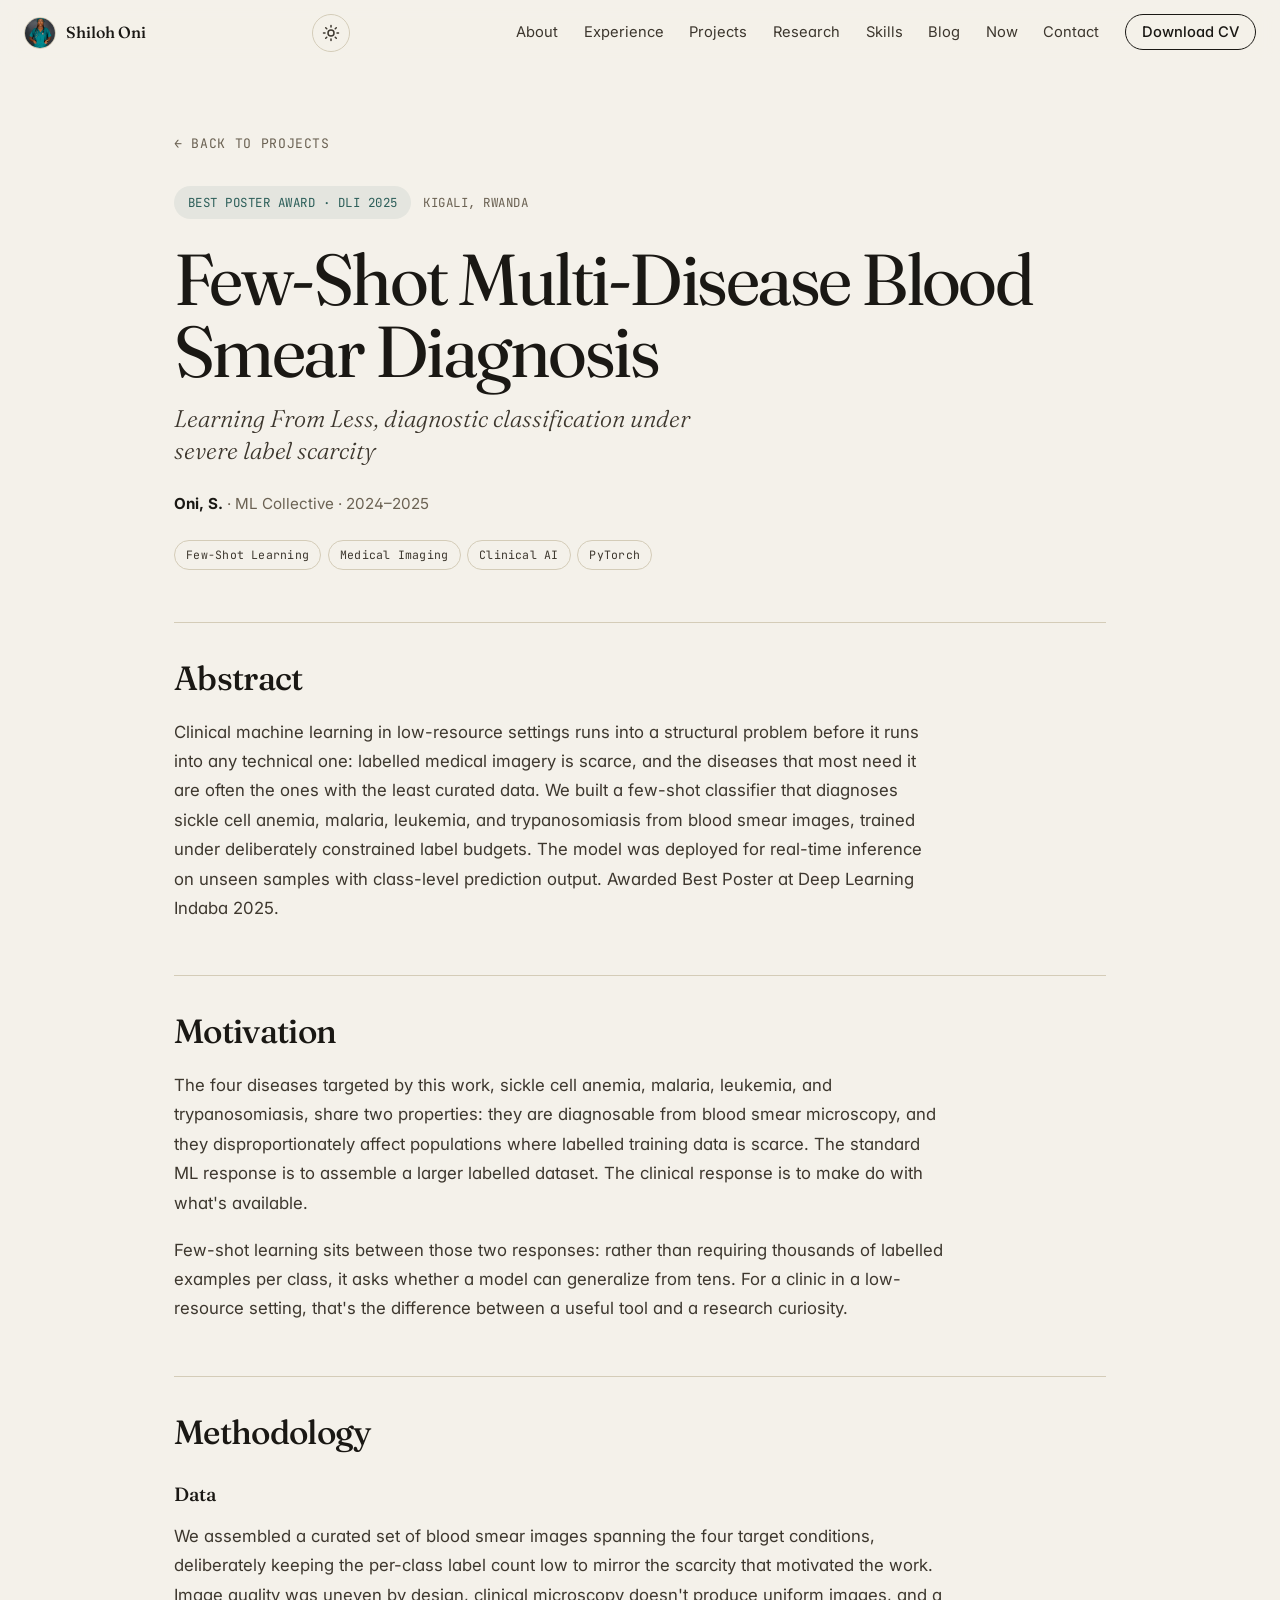
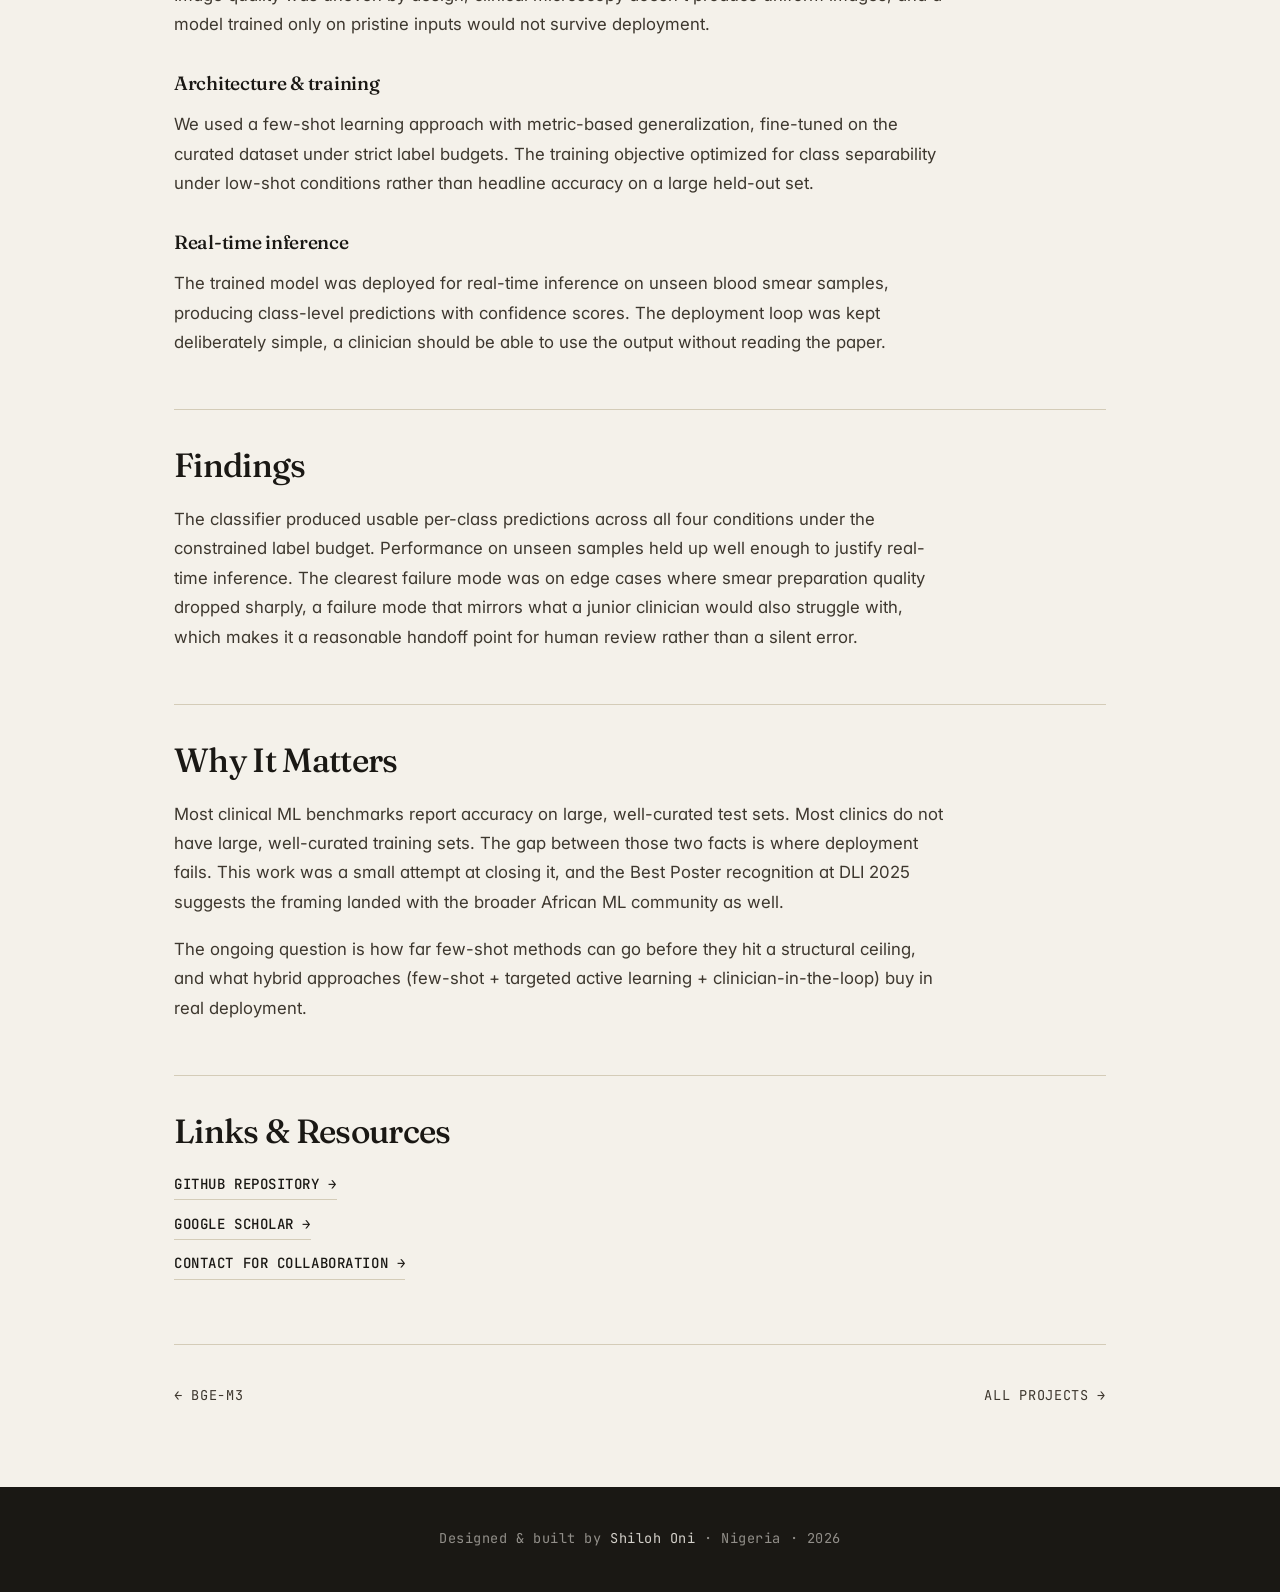
<file: projects/blood-smear.html>
<!DOCTYPE html>
<html lang="en">
<head>
  <meta charset="UTF-8" />
  <meta name="viewport" content="width=device-width, initial-scale=1.0" />
  <meta name="description" content="Learning From Less, Few-Shot Learning for Multi-Disease Blood Smear Diagnosis. Best Poster at Deep Learning Indaba 2025." />
  <title>Few-Shot Blood Smear Diagnosis, Case Study · Shiloh Oni</title>
  <link rel="preconnect" href="https://fonts.googleapis.com" />
  <link rel="preconnect" href="https://fonts.gstatic.com" crossorigin />
  <link href="https://fonts.googleapis.com/css2?family=Fraunces:opsz,wght@9..144,300;9..144,400;9..144,500;9..144,600;9..144,700&family=Inter:wght@300;400;500;600;700&family=JetBrains+Mono:wght@400;500&display=swap" rel="stylesheet" />
  <link rel="stylesheet" href="../styles.css" />
</head>
<body>

  <nav class="nav" id="nav">
    <a href="../index.html" class="nav__brand">
      <img src="../assets/shiloh-portrait.jpg" alt="" class="nav__avatar" />
      <span class="nav__name">Shiloh Oni</span>
    </a>
    <div class="nav__actions">
      <button class="theme-toggle" id="themeToggle" aria-label="Toggle theme" title="Toggle theme">
        <svg class="theme-toggle__sun" viewBox="0 0 24 24" width="18" height="18" fill="none" stroke="currentColor" stroke-width="2" stroke-linecap="round" stroke-linejoin="round"><circle cx="12" cy="12" r="4"/><path d="M12 2v2M12 20v2M4.93 4.93l1.41 1.41M17.66 17.66l1.41 1.41M2 12h2M20 12h2M4.93 19.07l1.41-1.41M17.66 6.34l1.41-1.41"/></svg>
        <svg class="theme-toggle__moon" viewBox="0 0 24 24" width="18" height="18" fill="none" stroke="currentColor" stroke-width="2" stroke-linecap="round" stroke-linejoin="round"><path d="M21 12.79A9 9 0 1 1 11.21 3 7 7 0 0 0 21 12.79z"/></svg>
      </button>
      <button class="nav__toggle" id="navToggle" aria-label="Toggle menu" aria-expanded="false">
        <span></span><span></span><span></span>
      </button>
    </div>
    <ul class="nav__list" id="navList">
      <li><a href="../index.html#about">About</a></li>
      <li><a href="../index.html#experience">Experience</a></li>
      <li><a href="../index.html#projects" aria-current="page">Projects</a></li>
      <li><a href="../index.html#research">Research</a></li>
      <li><a href="../index.html#skills">Skills</a></li>
      <li><a href="../blog.html">Blog</a></li>
      <li><a href="../now.html">Now</a></li>
      <li><a href="../index.html#contact">Contact</a></li>
      <li><a href="../assets/ShilohOni_CV.pdf" class="nav__cv" target="_blank" rel="noopener">Download CV</a></li>
    </ul>
  </nav>

  <article class="case">
    <div class="container container--narrow">

      <a href="../index.html#projects" class="case__back">← Back to Projects</a>

      <div class="case__meta">
        <span class="case__badge">Best Poster Award · DLI 2025</span>
        <span>Kigali, Rwanda</span>
      </div>

      <h1 class="case__title">Few-Shot Multi-Disease Blood Smear Diagnosis</h1>
      <p class="case__subtitle">Learning From Less, diagnostic classification under severe label scarcity</p>

      <div class="case__authors">
        <strong>Oni, S.</strong> · ML Collective · 2024–2025
      </div>

      <div class="case__tags tags">
        <span class="tag">Few-Shot Learning</span>
        <span class="tag">Medical Imaging</span>
        <span class="tag">Clinical AI</span>
        <span class="tag">PyTorch</span>
      </div>

      <section class="case__section">
        <h2>Abstract</h2>
        <p>
          Clinical machine learning in low-resource settings runs into a structural problem before it runs into any technical one: labelled medical imagery is scarce, and the diseases that most need it are often the ones with the least curated data. We built a few-shot classifier that diagnoses sickle cell anemia, malaria, leukemia, and trypanosomiasis from blood smear images, trained under deliberately constrained label budgets. The model was deployed for real-time inference on unseen samples with class-level prediction output. Awarded Best Poster at Deep Learning Indaba 2025.
        </p>
      </section>

      <section class="case__section">
        <h2>Motivation</h2>
        <p>
          The four diseases targeted by this work, sickle cell anemia, malaria, leukemia, and trypanosomiasis, share two properties: they are diagnosable from blood smear microscopy, and they disproportionately affect populations where labelled training data is scarce. The standard ML response is to assemble a larger labelled dataset. The clinical response is to make do with what's available.
        </p>
        <p>
          Few-shot learning sits between those two responses: rather than requiring thousands of labelled examples per class, it asks whether a model can generalize from tens. For a clinic in a low-resource setting, that's the difference between a useful tool and a research curiosity.
        </p>
      </section>

      <section class="case__section">
        <h2>Methodology</h2>

        <h3>Data</h3>
        <p>
          We assembled a curated set of blood smear images spanning the four target conditions, deliberately keeping the per-class label count low to mirror the scarcity that motivated the work. Image quality was uneven by design, clinical microscopy doesn't produce uniform images, and a model trained only on pristine inputs would not survive deployment.
        </p>

        <h3>Architecture &amp; training</h3>
        <p>
          We used a few-shot learning approach with metric-based generalization, fine-tuned on the curated dataset under strict label budgets. The training objective optimized for class separability under low-shot conditions rather than headline accuracy on a large held-out set.
        </p>

        <h3>Real-time inference</h3>
        <p>
          The trained model was deployed for real-time inference on unseen blood smear samples, producing class-level predictions with confidence scores. The deployment loop was kept deliberately simple, a clinician should be able to use the output without reading the paper.
        </p>
      </section>

      <section class="case__section">
        <h2>Findings</h2>
        <p>
          The classifier produced usable per-class predictions across all four conditions under the constrained label budget. Performance on unseen samples held up well enough to justify real-time inference. The clearest failure mode was on edge cases where smear preparation quality dropped sharply, a failure mode that mirrors what a junior clinician would also struggle with, which makes it a reasonable handoff point for human review rather than a silent error.
        </p>
      </section>

      <section class="case__section">
        <h2>Why It Matters</h2>
        <p>
          Most clinical ML benchmarks report accuracy on large, well-curated test sets. Most clinics do not have large, well-curated training sets. The gap between those two facts is where deployment fails. This work was a small attempt at closing it, and the Best Poster recognition at DLI 2025 suggests the framing landed with the broader African ML community as well.
        </p>
        <p>
          The ongoing question is how far few-shot methods can go before they hit a structural ceiling, and what hybrid approaches (few-shot + targeted active learning + clinician-in-the-loop) buy in real deployment.
        </p>
      </section>

      <section class="case__section">
        <h2>Links &amp; Resources</h2>
        <ul class="case__links">
          <li><a href="https://github.com/tamiloreafk" target="_blank" rel="noopener">GitHub repository →</a></li>
          <li><a href="https://scholar.google.com/citations?hl=en&user=tHkXRuoAAAAJ" target="_blank" rel="noopener">Google Scholar →</a></li>
          <li><a href="../index.html#contact">Contact for collaboration →</a></li>
        </ul>
      </section>

      <nav class="case__nav" aria-label="Case study navigation">
        <a href="bge-m3.html" class="case__nav-link">← BGE-M3</a>
        <a href="../index.html#projects" class="case__nav-link">All Projects →</a>
      </nav>

    </div>
  </article>

  <footer class="footer">
    <div class="container">
      <p>Designed &amp; built by <a href="../index.html">Shiloh Oni</a> · Nigeria · 2026</p>
    </div>
  </footer>

  <script src="../script.js"></script>
</body>
</html>
</file>
<file: styles.css>
/* ============================================================
   Shiloh Oni — Portfolio
   ============================================================ */

/* ===== Tokens ===== */
:root, [data-theme="light"] {
  /* Palette — warm cream + near-black */
  --cream: #F4F1EA;
  --cream-2: #ECE6D7;
  --cream-3: #E1D9C5;
  --ink: #1A1814;
  --ink-2: #3D372E;
  --ink-3: #6B6253;
  --ink-4: #9A8F7C;
  --rule: #D4CCB8;
  --rule-soft: #E4DDCB;
  --accent: #2D5F5A;
  --accent-2: #1F4441;
  --accent-soft: rgba(45,95,90,0.08);
  --accent-border: rgba(45,95,90,0.25);
  --grad-1: #2D5F5A;
  --grad-2: #6B8E3D;
  --grad-text-start: #1A1814;
  --grad-text-end: #6B6253;
  --shadow-portrait: 0 30px 60px -30px rgba(26,24,20,0.25);
  --shadow-card: 0 12px 30px -18px rgba(26,24,20,0.18);
  --nav-bg: rgba(244, 241, 234, 0.92);

  /* Type */
  --font-display: 'Fraunces', Georgia, serif;
  --font-body: 'Inter', -apple-system, BlinkMacSystemFont, sans-serif;
  --font-mono: 'JetBrains Mono', ui-monospace, monospace;

  /* Layout */
  --container: 1200px;
  --container-narrow: 980px;
  --space-1: 0.5rem;
  --space-2: 1rem;
  --space-3: 1.5rem;
  --space-4: 2rem;
  --space-5: 3rem;
  --space-6: 4.5rem;
  --space-7: 6rem;
  --radius-sm: 4px;
  --radius: 8px;
  --radius-lg: 16px;
  --radius-xl: 24px;
}

[data-theme="dark"] {
  --cream: #0A0A0C;
  --cream-2: #111114;
  --cream-3: #1A1A1F;
  --ink: #FAFAFA;
  --ink-2: #C5C5CB;
  --ink-3: #8A8A92;
  --ink-4: #5C5C66;
  --rule: rgba(255,255,255,0.08);
  --rule-soft: rgba(255,255,255,0.05);
  --accent: #34D399;
  --accent-2: #10B981;
  --accent-soft: rgba(52,211,153,0.10);
  --accent-border: rgba(52,211,153,0.30);
  --grad-1: #22D3EE;
  --grad-2: #34D399;
  --grad-text-start: #FFFFFF;
  --grad-text-end: #6B6B73;
  --shadow-portrait: 0 30px 80px -30px rgba(34,211,238,0.25), 0 0 0 1px rgba(255,255,255,0.04);
  --shadow-card: 0 12px 30px -18px rgba(0,0,0,0.6);
  --nav-bg: rgba(10, 10, 12, 0.85);
}

/* ===== Reset / base ===== */
*, *::before, *::after { box-sizing: border-box; }
html { scroll-behavior: smooth; -webkit-text-size-adjust: 100%; }
body {
  margin: 0;
  font-family: var(--font-body);
  font-size: 16px;
  line-height: 1.6;
  color: var(--ink);
  background: var(--cream);
  font-feature-settings: "ss01", "cv11";
  -webkit-font-smoothing: antialiased;
  -moz-osx-font-smoothing: grayscale;
}
img { max-width: 100%; display: block; }
a { color: inherit; text-decoration: none; transition: color .2s ease; }
a:hover { color: var(--accent); }
ul, ol { margin: 0; padding: 0; list-style: none; }
button { font: inherit; cursor: pointer; }

/* Selection */
::selection { background: var(--ink); color: var(--cream); }

/* ===== Layout helpers ===== */
.container {
  width: 100%;
  max-width: var(--container);
  margin: 0 auto;
  padding: 0 1.5rem;
}

/* ===== Navigation ===== */
.nav {
  position: sticky;
  top: 0;
  z-index: 100;
  background: var(--nav-bg);
  backdrop-filter: saturate(140%) blur(10px);
  -webkit-backdrop-filter: saturate(140%) blur(10px);
  border-bottom: 1px solid transparent;
  transition: border-color .2s ease, background .25s ease;
  display: flex;
  align-items: center;
  justify-content: space-between;
  gap: 1rem;
  padding: 0.85rem 1.5rem;
}
.nav.is-scrolled { border-bottom-color: var(--rule); }

.nav__brand {
  display: inline-flex;
  align-items: center;
  gap: 0.65rem;
  font-weight: 600;
  letter-spacing: -0.01em;
}
.nav__avatar {
  width: 32px; height: 32px;
  border-radius: 50%;
  object-fit: cover;
  border: 1px solid var(--rule);
}
.nav__name { font-family: var(--font-display); font-weight: 500; font-size: 1rem; }

.nav__list {
  display: flex;
  align-items: center;
  gap: 1.6rem;
  font-size: 0.92rem;
}
.nav__list a { color: var(--ink-2); }
.nav__list a:hover { color: var(--ink); }
.nav__cv {
  padding: 0.5rem 1rem;
  border: 1px solid var(--ink);
  border-radius: 999px;
  color: var(--ink) !important;
  font-weight: 500;
  transition: background .2s ease, color .2s ease;
}
.nav__cv:hover { background: var(--ink); color: var(--cream) !important; }

.nav__toggle { display: none; }

/* ===== Hero ===== */
.hero {
  position: relative;
  padding: 4.5rem 0 0;
  border-bottom: 1px solid var(--rule);
}
.hero .container { position: relative; }

.hero__status {
  display: inline-flex;
  align-items: center;
  gap: 0.55rem;
  font-family: var(--font-mono);
  font-size: 0.78rem;
  letter-spacing: 0.04em;
  text-transform: uppercase;
  color: var(--ink-2);
  padding: 0.4rem 0.85rem;
  border: 1px solid var(--rule);
  border-radius: 999px;
  background: rgba(255,255,255,0.4);
  margin-bottom: 2rem;
}
.hero__dot {
  width: 7px; height: 7px;
  border-radius: 50%;
  background: var(--accent);
  box-shadow: 0 0 0 3px rgba(45,95,90,0.18);
  animation: pulse 2.4s ease-in-out infinite;
}
@keyframes pulse {
  0%, 100% { opacity: 1; }
  50% { opacity: 0.55; }
}

.hero__name {
  font-family: var(--font-display);
  font-weight: 400;
  font-size: clamp(3.5rem, 9vw, 7.5rem);
  line-height: 0.95;
  letter-spacing: -0.035em;
  margin: 0 0 1.5rem;
  font-variation-settings: "opsz" 144, "SOFT" 100;
  max-width: 60%;
}
.hero__name-em {
  font-style: italic;
  font-weight: 300;
  color: var(--ink-2);
}

.hero__divider {
  width: 60px;
  height: 1px;
  background: var(--ink);
  margin: 1rem 0 1.75rem;
}

.hero__lede {
  font-size: 1.18rem;
  line-height: 1.6;
  max-width: 56%;
  margin: 0 0 1.4rem;
  color: var(--ink-2);
}
.hero__lede strong { color: var(--ink); font-weight: 600; }

.hero__now {
  max-width: 56%;
  font-size: 0.96rem;
  color: var(--ink-3);
  margin: 0 0 2.25rem;
  padding-left: 1rem;
  border-left: 2px solid var(--accent);
}
.hero__now a { color: var(--accent); border-bottom: 1px dashed var(--accent); }
.hero__now a:hover { background: var(--accent); color: var(--cream); border-bottom-color: transparent; }

.hero__cta {
  display: flex;
  gap: 0.75rem;
  margin-bottom: 1.75rem;
  flex-wrap: wrap;
}
.btn {
  display: inline-flex;
  align-items: center;
  gap: 0.5rem;
  padding: 0.85rem 1.4rem;
  border-radius: 999px;
  font-size: 0.95rem;
  font-weight: 500;
  transition: transform .15s ease, background .2s ease, color .2s ease, border-color .2s ease;
}
.btn--primary {
  background: var(--ink);
  color: var(--cream);
  border: 1px solid var(--ink);
}
.btn--primary:hover {
  background: var(--accent);
  border-color: var(--accent);
  color: var(--cream);
  transform: translateY(-1px);
}
.btn--ghost {
  background: transparent;
  color: var(--ink);
  border: 1px solid var(--ink);
}
.btn--ghost:hover {
  background: var(--ink);
  color: var(--cream);
  transform: translateY(-1px);
}

.hero__socials {
  display: flex;
  gap: 0.5rem;
  margin-bottom: 3rem;
}
.hero__socials a {
  display: inline-flex;
  align-items: center;
  justify-content: center;
  width: 40px; height: 40px;
  border: 1px solid var(--rule);
  border-radius: 50%;
  color: var(--ink-2);
  transition: background .2s ease, color .2s ease, border-color .2s ease, transform .15s ease;
}
.hero__socials a:hover {
  background: var(--ink);
  color: var(--cream);
  border-color: var(--ink);
  transform: translateY(-2px);
}

.hero__portrait {
  position: absolute;
  right: 1.5rem;
  top: 3rem;
  width: 36%;
  max-width: 420px;
  aspect-ratio: 3 / 4;
  overflow: hidden;
  border-radius: var(--radius-lg);
  border: 1px solid var(--rule);
  box-shadow: 0 30px 60px -30px rgba(26,24,20,0.25);
}
.hero__portrait img {
  width: 100%; height: 100%;
  object-fit: cover;
  object-position: center 18%;
}

.hero__stats {
  display: grid;
  grid-template-columns: repeat(4, 1fr);
  gap: 1rem;
  padding: 2.5rem 1.5rem;
  border-top: 1px solid var(--rule);
  margin-top: 2.5rem;
}
.stat {
  display: flex;
  flex-direction: column;
  gap: 0.35rem;
}
.stat__num {
  font-family: var(--font-display);
  font-weight: 500;
  font-size: clamp(2rem, 4vw, 3rem);
  line-height: 1;
  letter-spacing: -0.025em;
  color: var(--ink);
}
.stat__plus {
  font-size: 0.65em;
  color: var(--accent);
  margin-left: 0.1em;
}
.stat__label {
  font-family: var(--font-mono);
  font-size: 0.75rem;
  color: var(--ink-3);
  text-transform: uppercase;
  letter-spacing: 0.05em;
}

.marquee {
  overflow: hidden;
  border-top: 1px solid var(--rule);
  border-bottom: 1px solid var(--rule);
  padding: 0.85rem 0;
  background: var(--cream-2);
}
.marquee__track {
  display: flex;
  gap: 1.5rem;
  white-space: nowrap;
  animation: marquee 50s linear infinite;
  font-family: var(--font-mono);
  font-size: 0.82rem;
  letter-spacing: 0.04em;
  text-transform: uppercase;
  color: var(--ink-2);
}
.marquee__track span { flex-shrink: 0; }
@keyframes marquee {
  from { transform: translateX(0); }
  to { transform: translateX(-50%); }
}

/* ===== Section base ===== */
.section {
  padding: var(--space-7) 0;
  border-bottom: 1px solid var(--rule);
}
.section--alt { background: var(--cream-2); }
.section--contact { background: var(--ink); color: var(--cream); border-bottom: none; }
.section--contact .section__num { color: rgba(244,241,234,0.6); border-color: rgba(244,241,234,0.18); }
.section--contact .section__title { color: var(--cream); }
.section--contact .section__lede { color: rgba(244,241,234,0.7); }

.section__head {
  display: flex;
  align-items: center;
  gap: 1rem;
  margin-bottom: 1.5rem;
}
.section__num {
  display: inline-flex;
  align-items: center;
  font-family: var(--font-mono);
  font-size: 0.78rem;
  letter-spacing: 0.06em;
  text-transform: uppercase;
  color: var(--ink-3);
  padding: 0.4rem 0.85rem;
  border: 1px solid var(--rule);
  border-radius: 999px;
}
.section__title {
  font-family: var(--font-display);
  font-weight: 400;
  font-size: clamp(2.25rem, 4.5vw, 3.5rem);
  line-height: 1.05;
  letter-spacing: -0.03em;
  margin: 0 0 1rem;
  max-width: 22ch;
}
.section__lede {
  font-size: 1.08rem;
  color: var(--ink-2);
  max-width: 60ch;
  margin: 0 0 3rem;
}

/* ===== About ===== */
.about {
  display: grid;
  grid-template-columns: 5fr 7fr;
  gap: 3rem;
  align-items: start;
  margin-bottom: 3.5rem;
}
.about__portrait {
  margin: 0;
  border-radius: var(--radius-lg);
  overflow: hidden;
  border: 1px solid var(--rule);
  aspect-ratio: 3 / 4;
  box-shadow: 0 20px 50px -25px rgba(26,24,20,0.3);
}
.about__portrait img {
  width: 100%; height: 100%;
  object-fit: cover;
  object-position: center 18%;
  filter: contrast(1.02);
}
.about__body p {
  font-size: 1.04rem;
  line-height: 1.7;
  color: var(--ink-2);
  margin: 0 0 1.1rem;
}
.about__body strong { color: var(--ink); font-weight: 600; }

.about__stats {
  display: grid;
  grid-template-columns: repeat(4, 1fr);
  gap: 1.5rem;
  padding-top: 2rem;
  border-top: 1px solid var(--rule);
}

/* ===== Timeline / Roles ===== */
.timeline {
  position: relative;
  padding-left: 0;
  display: flex;
  flex-direction: column;
  gap: 2rem;
}
.role {
  padding: 2rem 0;
  border-top: 1px solid var(--rule);
  display: grid;
  grid-template-columns: 280px 1fr;
  grid-template-areas:
    "head desc"
    "meta desc"
    ".    tags";
  gap: 0.5rem 3rem;
  align-items: start;
}
.role:last-child { border-bottom: 1px solid var(--rule); }

.role__head {
  grid-area: head;
  display: flex;
  flex-direction: column;
  gap: 0.35rem;
}
.role__co {
  font-family: var(--font-display);
  font-weight: 500;
  font-size: 1.5rem;
  line-height: 1.15;
  letter-spacing: -0.02em;
  margin: 0;
  color: var(--ink);
}
.role__title {
  font-size: 0.95rem;
  color: var(--ink-2);
  font-weight: 500;
}
.role__meta {
  grid-area: meta;
  display: flex;
  flex-wrap: wrap;
  gap: 0.4rem;
  font-family: var(--font-mono);
  font-size: 0.74rem;
  color: var(--ink-3);
  text-transform: uppercase;
  letter-spacing: 0.04em;
  margin-top: 0.35rem;
}
.role > p {
  grid-area: desc;
  margin: 0 0 0.85rem;
  color: var(--ink-2);
  line-height: 1.65;
  align-self: start;
}
.role > .tags { grid-area: tags; margin-top: 0.25rem; }

/* ===== Tags ===== */
.tags {
  display: flex;
  flex-wrap: wrap;
  gap: 0.4rem;
}
.tag {
  display: inline-flex;
  align-items: center;
  padding: 0.3rem 0.7rem;
  border-radius: 999px;
  background: transparent;
  border: 1px solid var(--rule);
  font-family: var(--font-mono);
  font-size: 0.72rem;
  color: var(--ink-2);
  letter-spacing: 0.02em;
  transition: background .2s ease, color .2s ease, border-color .2s ease;
}
.tag:hover {
  background: var(--ink);
  color: var(--cream);
  border-color: var(--ink);
}

/* ===== Projects ===== */
.projects {
  display: grid;
  grid-template-columns: repeat(2, 1fr);
  gap: 1.5rem;
}
.project {
  padding: 2rem;
  background: var(--cream);
  border: 1px solid var(--rule);
  border-radius: var(--radius-lg);
  display: flex;
  flex-direction: column;
  gap: 1rem;
  transition: transform .2s ease, box-shadow .2s ease, border-color .2s ease;
}
.section--alt .project { background: var(--cream); }
.project:hover {
  transform: translateY(-3px);
  border-color: var(--ink-4);
  box-shadow: 0 20px 40px -25px rgba(26,24,20,0.2);
}
.project__head { display: flex; flex-direction: column; gap: 0.5rem; }
.project__badge {
  display: inline-flex;
  align-self: flex-start;
  font-family: var(--font-mono);
  font-size: 0.7rem;
  text-transform: uppercase;
  letter-spacing: 0.05em;
  color: var(--accent);
  padding: 0.3rem 0.65rem;
  background: rgba(45,95,90,0.08);
  border-radius: 999px;
}
.project__title {
  font-family: var(--font-display);
  font-weight: 500;
  font-size: 1.55rem;
  line-height: 1.2;
  letter-spacing: -0.02em;
  margin: 0;
  color: var(--ink);
}
.project p {
  margin: 0;
  color: var(--ink-2);
  line-height: 1.65;
  flex-grow: 1;
}
.project__links {
  display: flex;
  gap: 1rem;
  padding-top: 0.5rem;
  border-top: 1px solid var(--rule-soft);
  margin-top: auto;
}
.project__links a {
  font-family: var(--font-mono);
  font-size: 0.8rem;
  letter-spacing: 0.03em;
  text-transform: uppercase;
  color: var(--ink);
  font-weight: 500;
}
.project__links a:hover { color: var(--accent); }

/* ===== Papers / Research ===== */
.papers { display: flex; flex-direction: column; gap: 2rem; }
.paper {
  padding: 2.25rem;
  background: var(--cream);
  border: 1px solid var(--rule);
  border-radius: var(--radius-lg);
}
.paper__venue {
  display: inline-flex;
  font-family: var(--font-mono);
  font-size: 0.74rem;
  text-transform: uppercase;
  letter-spacing: 0.05em;
  color: var(--accent);
  padding: 0.35rem 0.75rem;
  background: rgba(45,95,90,0.08);
  border-radius: 999px;
  margin-bottom: 1rem;
}
.paper__title {
  font-family: var(--font-display);
  font-weight: 500;
  font-size: clamp(1.4rem, 2.4vw, 1.85rem);
  line-height: 1.25;
  letter-spacing: -0.02em;
  margin: 0 0 0.5rem;
  color: var(--ink);
}
.paper__authors {
  font-size: 0.92rem;
  color: var(--ink-3);
  margin-bottom: 1rem;
}
.paper__abstract {
  margin: 0 0 1.25rem;
  color: var(--ink-2);
  line-height: 1.7;
}

/* ===== Skills ===== */
.skills {
  display: grid;
  grid-template-columns: repeat(2, 1fr);
  gap: 2rem 3rem;
}
.skill-group h4 {
  font-family: var(--font-mono);
  font-size: 0.78rem;
  font-weight: 500;
  text-transform: uppercase;
  letter-spacing: 0.06em;
  color: var(--ink-3);
  margin: 0 0 0.85rem;
  padding-bottom: 0.5rem;
  border-bottom: 1px solid var(--rule);
}

/* ===== Awards ===== */
.awards {
  margin-top: 3rem;
  padding: 2rem;
  background: var(--cream);
  border: 1px solid var(--rule);
  border-radius: var(--radius-lg);
}
.awards__title {
  font-family: var(--font-display);
  font-size: 1.4rem;
  font-weight: 500;
  letter-spacing: -0.02em;
  margin: 0 0 1rem;
}
.awards__list { display: flex; flex-direction: column; gap: 0.6rem; }
.awards__list li {
  padding-left: 1.25rem;
  position: relative;
  color: var(--ink-2);
  line-height: 1.55;
}
.awards__list li::before {
  content: "";
  position: absolute;
  left: 0; top: 0.7em;
  width: 6px; height: 6px;
  background: var(--accent);
  border-radius: 50%;
}
.awards__list strong { color: var(--ink); font-weight: 600; }

/* ===== Contact ===== */
.section--contact .section__head { margin-bottom: 1.5rem; }
.contact__email {
  display: inline-block;
  font-family: var(--font-display);
  font-weight: 400;
  font-size: clamp(1.5rem, 4vw, 2.4rem);
  letter-spacing: -0.02em;
  color: var(--cream);
  border-bottom: 1px solid rgba(244,241,234,0.3);
  padding-bottom: 0.5rem;
  margin: 1.5rem 0 2.5rem;
  transition: border-color .2s ease, color .2s ease;
}
.contact__email:hover {
  color: var(--cream);
  border-bottom-color: var(--cream);
}
.contact__links {
  display: flex;
  flex-wrap: wrap;
  gap: 1rem 2rem;
}
.contact__links a {
  font-family: var(--font-mono);
  font-size: 0.85rem;
  letter-spacing: 0.04em;
  text-transform: uppercase;
  color: rgba(244,241,234,0.85);
}
.contact__links a:hover { color: var(--cream); }

/* ===== Footer ===== */
.footer {
  background: var(--ink);
  color: rgba(244,241,234,0.55);
  padding: 1.75rem 0;
  font-size: 0.85rem;
  font-family: var(--font-mono);
  text-align: center;
  letter-spacing: 0.04em;
}
.footer a { color: rgba(244,241,234,0.85); }
.footer a:hover { color: var(--cream); }

/* ============================================================
   Responsive
   ============================================================ */
@media (max-width: 960px) {
  .nav { padding: 0.75rem 1.25rem; }
  .nav__toggle {
    display: flex;
    flex-direction: column;
    justify-content: space-around;
    width: 28px;
    height: 22px;
    padding: 0;
    background: transparent;
    border: none;
  }
  .nav__toggle span {
    width: 100%;
    height: 1.5px;
    background: var(--ink);
    transition: transform .25s ease, opacity .25s ease;
  }
  .nav__list {
    position: absolute;
    top: 100%;
    left: 0; right: 0;
    flex-direction: column;
    align-items: flex-start;
    gap: 0;
    background: var(--cream);
    border-bottom: 1px solid transparent;
    padding: 0 1.5rem;
    max-height: 0;
    overflow: hidden;
    visibility: hidden;
    transition: max-height .3s ease, padding .3s ease, visibility 0s linear .3s, border-color .3s ease;
  }
  .nav__list.is-open {
    max-height: 540px;
    padding: 1rem 1.5rem 1.5rem;
    visibility: visible;
    border-bottom-color: var(--rule);
    transition: max-height .3s ease, padding .3s ease, visibility 0s linear 0s, border-color .3s ease;
  }
  .nav__list li { width: 100%; padding: 0.65rem 0; border-bottom: 1px solid var(--rule-soft); }
  .nav__list li:last-child { border-bottom: none; padding-top: 1rem; }
  .nav__cv { display: inline-block; }

  .hero { padding-top: 3rem; }
  .hero__name { max-width: 100%; }
  .hero__lede, .hero__now { max-width: 100%; }
  .hero__portrait {
    position: relative;
    right: auto; top: auto;
    width: 80%;
    margin: 2rem auto;
  }
  .hero__stats { grid-template-columns: repeat(2, 1fr); gap: 1.5rem; }
  .about { grid-template-columns: 1fr; gap: 2rem; }
  .about__portrait { max-width: 320px; margin: 0 auto; }
  .about__stats { grid-template-columns: repeat(2, 1fr); }
  .role {
    grid-template-columns: 1fr;
    grid-template-areas:
      "head"
      "meta"
      "desc"
      "tags";
    gap: 0.5rem;
  }
  .role__meta { margin-bottom: 0.5rem; }
  .projects { grid-template-columns: 1fr; }
  .skills { grid-template-columns: 1fr; gap: 1.75rem; }
  .section { padding: 4.5rem 0; }
}

@media (max-width: 560px) {
  .container { padding: 0 1.25rem; }
  .hero { padding-top: 2.5rem; }
  .hero__name { font-size: 3rem; }
  .hero__lede { font-size: 1.02rem; }
  .hero__stats { grid-template-columns: 1fr 1fr; padding: 1.75rem 1.25rem; }
  .about__stats { grid-template-columns: 1fr 1fr; }
  .project, .paper, .awards { padding: 1.5rem; }
  .section__title { font-size: 2rem; }
  .nav__list { padding: 1rem 1.25rem 1.25rem; }
}

/* Reduced motion */
@media (prefers-reduced-motion: reduce) {
  *, *::before, *::after {
    animation-duration: 0.01ms !important;
    transition-duration: 0.01ms !important;
  }
  html { scroll-behavior: auto; }
}

/* Focus styles for accessibility */
a:focus-visible, button:focus-visible {
  outline: 2px solid var(--accent);
  outline-offset: 3px;
  border-radius: var(--radius-sm);
}

/* ============================================================
   Sub-page styles — Now, Blog, Case Studies
   ============================================================ */

.container--narrow {
  max-width: var(--container-narrow);
}

/* ===== Page header (Now, Blog) ===== */
.page-header {
  padding: 5rem 0 3rem;
  border-bottom: 1px solid var(--rule);
}
.page-header__meta {
  display: inline-flex;
  align-items: center;
  font-family: var(--font-mono);
  font-size: 0.78rem;
  letter-spacing: 0.06em;
  text-transform: uppercase;
  color: var(--ink-3);
  padding: 0.4rem 0.85rem;
  border: 1px solid var(--rule);
  border-radius: 999px;
  margin-bottom: 2rem;
}
.page-header__title {
  font-family: var(--font-display);
  font-weight: 400;
  font-size: clamp(3rem, 8vw, 6rem);
  line-height: 0.95;
  letter-spacing: -0.035em;
  margin: 0 0 1.5rem;
}
.page-header__sub {
  display: flex;
  flex-wrap: wrap;
  gap: 0.5rem;
  font-family: var(--font-mono);
  font-size: 0.82rem;
  letter-spacing: 0.04em;
  text-transform: uppercase;
  color: var(--ink-3);
  margin-bottom: 1.5rem;
}
.page-header__sub a { color: var(--accent); }
.page-header__lede {
  font-size: 1.12rem;
  line-height: 1.6;
  color: var(--ink-2);
  max-width: 60ch;
  margin: 0;
}

/* ===== Now sections ===== */
.now-section {
  padding: 4rem 0;
  border-bottom: 1px solid var(--rule);
}
.now-section--alt { background: var(--cream-2); }
.now-section__title {
  font-family: var(--font-display);
  font-weight: 400;
  font-size: clamp(2rem, 4vw, 2.75rem);
  letter-spacing: -0.025em;
  margin: 0 0 2.5rem;
  padding-bottom: 1rem;
  border-bottom: 1px solid var(--rule);
}

.now-item {
  padding: 1.75rem 0;
  border-top: 1px solid var(--rule-soft);
}
.now-item:first-of-type { border-top: none; padding-top: 0; }
.now-item__head {
  display: flex;
  flex-wrap: wrap;
  align-items: baseline;
  gap: 0.75rem;
  margin-bottom: 0.75rem;
}
.now-item__head h3 {
  font-family: var(--font-display);
  font-weight: 500;
  font-size: 1.4rem;
  line-height: 1.25;
  letter-spacing: -0.02em;
  margin: 0;
  color: var(--ink);
  flex: 1 1 auto;
  min-width: 0;
}
.now-item__badge {
  display: inline-flex;
  font-family: var(--font-mono);
  font-size: 0.7rem;
  text-transform: uppercase;
  letter-spacing: 0.05em;
  color: var(--ink-3);
  padding: 0.3rem 0.65rem;
  background: var(--cream-2);
  border: 1px solid var(--rule);
  border-radius: 999px;
  white-space: nowrap;
}
.now-section--alt .now-item__badge { background: var(--cream); }
.now-item__badge--active {
  color: var(--accent);
  background: rgba(45,95,90,0.08);
  border-color: rgba(45,95,90,0.25);
}
.now-item__sub {
  font-size: 0.92rem;
  color: var(--ink-3);
  font-style: italic;
}
.now-item p {
  margin: 0 0 1rem;
  color: var(--ink-2);
  line-height: 1.65;
}
.now-item .tags { margin-top: 0.5rem; }

/* ===== Blog ===== */
.blog { padding: 4rem 0 5rem; }
.post-card {
  padding: 2rem 0;
  border-top: 1px solid var(--rule);
  display: flex;
  flex-direction: column;
  gap: 0.85rem;
}
.post-card:first-of-type { border-top: none; padding-top: 1rem; }
.post-card__meta {
  display: flex;
  flex-wrap: wrap;
  gap: 0.5rem;
  font-family: var(--font-mono);
  font-size: 0.74rem;
  text-transform: uppercase;
  letter-spacing: 0.05em;
  color: var(--ink-3);
}
.post-card__title {
  font-family: var(--font-display);
  font-weight: 500;
  font-size: clamp(1.5rem, 3vw, 2.1rem);
  line-height: 1.2;
  letter-spacing: -0.025em;
  margin: 0;
  color: var(--ink);
  max-width: 28ch;
}
.post-card__excerpt {
  font-size: 1.02rem;
  line-height: 1.65;
  color: var(--ink-2);
  margin: 0;
  max-width: 65ch;
}
.blog__placeholder {
  margin-top: 3rem;
  padding: 1.5rem;
  border: 1px dashed var(--rule);
  border-radius: var(--radius);
  text-align: center;
  color: var(--ink-3);
  font-size: 0.95rem;
}
.blog__placeholder a {
  color: var(--accent);
  border-bottom: 1px solid var(--rule);
}

/* ===== Case Study ===== */
.case {
  padding: 4rem 0 5rem;
}
.case__back {
  display: inline-flex;
  align-items: center;
  font-family: var(--font-mono);
  font-size: 0.82rem;
  text-transform: uppercase;
  letter-spacing: 0.05em;
  color: var(--ink-3);
  margin-bottom: 2rem;
  transition: color .2s ease;
}
.case__back:hover { color: var(--accent); }

.case__meta {
  display: flex;
  flex-wrap: wrap;
  align-items: center;
  gap: 0.75rem;
  margin-bottom: 1.5rem;
  font-family: var(--font-mono);
  font-size: 0.78rem;
  letter-spacing: 0.04em;
  text-transform: uppercase;
  color: var(--ink-3);
}
.case__badge {
  display: inline-flex;
  color: var(--accent);
  padding: 0.4rem 0.85rem;
  background: rgba(45,95,90,0.08);
  border-radius: 999px;
}

.case__title {
  font-family: var(--font-display);
  font-weight: 400;
  font-size: clamp(2.5rem, 6vw, 4.5rem);
  line-height: 1.0;
  letter-spacing: -0.035em;
  margin: 0 0 1rem;
}
.case__subtitle {
  font-family: var(--font-display);
  font-weight: 300;
  font-style: italic;
  font-size: clamp(1.15rem, 2.4vw, 1.5rem);
  line-height: 1.35;
  color: var(--ink-2);
  margin: 0 0 1.5rem;
  max-width: 36ch;
}
.case__authors {
  font-size: 0.95rem;
  color: var(--ink-3);
  margin-bottom: 1.5rem;
}
.case__authors strong { color: var(--ink); }
.case__tags { margin-bottom: 3rem; }

.case__section {
  margin-top: 3.25rem;
  padding-top: 2.25rem;
  border-top: 1px solid var(--rule);
}
.case__section h2 {
  font-family: var(--font-display);
  font-weight: 500;
  font-size: clamp(1.6rem, 3vw, 2.1rem);
  letter-spacing: -0.02em;
  line-height: 1.15;
  margin: 0 0 1.25rem;
  color: var(--ink);
}
.case__section h3 {
  font-family: var(--font-display);
  font-weight: 500;
  font-size: 1.2rem;
  letter-spacing: -0.015em;
  color: var(--ink);
  margin: 1.75rem 0 0.75rem;
}
.case__section p {
  font-size: 1.05rem;
  line-height: 1.75;
  color: var(--ink-2);
  margin: 0 0 1.1rem;
  max-width: 70ch;
}
.case__section strong { color: var(--ink); font-weight: 600; }
.case__section em { color: var(--ink); font-style: italic; }

.case__list {
  margin: 1rem 0 1.5rem;
  display: flex;
  flex-direction: column;
  gap: 0.85rem;
  max-width: 70ch;
}
.case__list li {
  padding-left: 1.25rem;
  position: relative;
  color: var(--ink-2);
  line-height: 1.65;
}
.case__list li::before {
  content: "";
  position: absolute;
  left: 0;
  top: 0.75em;
  width: 6px;
  height: 6px;
  background: var(--accent);
  border-radius: 50%;
}

.case__links {
  display: flex;
  flex-direction: column;
  gap: 0.65rem;
}
.case__links a {
  font-family: var(--font-mono);
  font-size: 0.88rem;
  text-transform: uppercase;
  letter-spacing: 0.04em;
  color: var(--ink);
  font-weight: 500;
  display: inline-flex;
  width: max-content;
  padding-bottom: 0.25rem;
  border-bottom: 1px solid var(--rule);
  transition: color .2s ease, border-color .2s ease;
}
.case__links a:hover { color: var(--accent); border-bottom-color: var(--accent); }

.case__nav {
  display: flex;
  justify-content: space-between;
  align-items: center;
  gap: 1rem;
  margin-top: 4rem;
  padding-top: 2.5rem;
  border-top: 1px solid var(--rule);
}
.case__nav-link {
  font-family: var(--font-mono);
  font-size: 0.85rem;
  text-transform: uppercase;
  letter-spacing: 0.05em;
  color: var(--ink-2);
  transition: color .2s ease;
}
.case__nav-link:hover { color: var(--accent); }

@media (max-width: 560px) {
  .now-section { padding: 3rem 0; }
  .case__nav { flex-direction: column; gap: 0.75rem; align-items: flex-start; }
  .now-item__head h3 { font-size: 1.2rem; }
  .post-card__title { font-size: 1.4rem; }
}

/* ============================================================
   Theme System Extensions
   ============================================================ */

/* Smooth transition between themes */
body, .nav, .section, .project, .paper, .case, .now-section,
.now-item__badge, .role, .tag, .btn, .stat__num, .hero__float {
  transition: background-color .3s ease, color .3s ease, border-color .3s ease;
}

/* ===== Theme toggle button ===== */
.nav__actions {
  display: flex;
  align-items: center;
  gap: 0.5rem;
}
.theme-toggle {
  display: inline-flex;
  align-items: center;
  justify-content: center;
  width: 38px;
  height: 38px;
  padding: 0;
  background: transparent;
  border: 1px solid var(--rule);
  border-radius: 50%;
  color: var(--ink-2);
  cursor: pointer;
  transition: color .2s ease, border-color .2s ease, background .2s ease, transform .15s ease;
}
.theme-toggle:hover {
  color: var(--accent);
  border-color: var(--accent-border);
  transform: rotate(8deg);
}
.theme-toggle__moon { display: none; }
.theme-toggle__sun { display: inline-block; }
[data-theme="dark"] .theme-toggle__sun { display: none; }
[data-theme="dark"] .theme-toggle__moon { display: inline-block; }

/* ============================================================
   Hero — Gradient Name + Role + Floating Stats
   ============================================================ */

/* Gradient name (subtle in light, vivid in dark) */
.hero__name {
  font-family: var(--font-display);
  font-weight: 400;
  font-size: clamp(3.5rem, 9vw, 7rem);
  line-height: 0.95;
  letter-spacing: -0.035em;
  margin: 0 0 1rem;
  max-width: 60%;
}
.hero__name-text {
  background: linear-gradient(180deg, var(--grad-text-start) 0%, var(--grad-text-end) 100%);
  -webkit-background-clip: text;
  background-clip: text;
  color: transparent;
  -webkit-text-fill-color: transparent;
}
[data-theme="dark"] .hero__name {
  font-family: var(--font-body);
  font-weight: 700;
  letter-spacing: -0.04em;
}

/* Role / typed sub-headline */
.hero__role {
  display: inline-flex;
  align-items: baseline;
  font-family: var(--font-mono);
  font-size: 1.15rem;
  font-weight: 500;
  margin: 0 0 1.75rem;
  background: linear-gradient(90deg, var(--grad-1), var(--grad-2));
  -webkit-background-clip: text;
  background-clip: text;
  color: transparent;
  -webkit-text-fill-color: transparent;
  letter-spacing: -0.01em;
}
.hero__role-caret {
  display: inline-block;
  margin-left: 2px;
  color: var(--grad-1);
  -webkit-text-fill-color: var(--grad-1);
  animation: caret 1s steps(2) infinite;
}
@keyframes caret { 50% { opacity: 0; } }

/* hide the old divider in new hero */
.hero__divider { display: none; }

/* Buttons get gradient option for primary */
.btn--primary {
  background: linear-gradient(135deg, var(--grad-1), var(--grad-2));
  color: #ffffff;
  border: 1px solid transparent;
  position: relative;
  box-shadow: 0 8px 24px -8px rgba(34,211,238,0.35);
}
[data-theme="light"] .btn--primary {
  background: var(--ink);
  color: var(--cream);
  border: 1px solid var(--ink);
  box-shadow: none;
}
[data-theme="light"] .btn--primary:hover {
  background: var(--accent);
  border-color: var(--accent);
}
.btn--primary:hover {
  filter: brightness(1.08);
  transform: translateY(-1px);
  box-shadow: 0 12px 32px -10px rgba(34,211,238,0.45);
}

/* Portrait + floating stats wrapper */
.hero__portrait-wrap {
  position: absolute;
  right: 4rem;
  top: 3rem;
  width: 34%;
  max-width: 380px;
}
.hero__portrait {
  position: relative;
  aspect-ratio: 3 / 4;
  overflow: hidden;
  border-radius: var(--radius-xl);
  border: 1px solid var(--rule);
  box-shadow: var(--shadow-portrait);
  z-index: 1;
}
.hero__portrait img {
  width: 100%; height: 100%;
  object-fit: cover;
  object-position: center 18%;
}
/* Gradient border in dark theme */
[data-theme="dark"] .hero__portrait {
  border: none;
  padding: 2px;
  background: linear-gradient(135deg, var(--grad-1), var(--grad-2), var(--grad-1));
}
[data-theme="dark"] .hero__portrait img {
  border-radius: calc(var(--radius-xl) - 2px);
}

/* Floating stat cards */
.hero__float {
  position: absolute;
  display: flex;
  flex-direction: column;
  gap: 0.15rem;
  padding: 0.75rem 1rem;
  background: var(--cream-2);
  border: 1px solid var(--rule);
  border-radius: var(--radius-lg);
  box-shadow: var(--shadow-card);
  z-index: 2;
  backdrop-filter: blur(8px);
  min-width: 110px;
}
[data-theme="dark"] .hero__float {
  background: rgba(26, 26, 31, 0.88);
  border-color: rgba(255,255,255,0.06);
}
.hero__float-num {
  font-family: var(--font-display);
  font-weight: 500;
  font-size: 1.55rem;
  line-height: 1;
  letter-spacing: -0.02em;
  color: var(--ink);
}
[data-theme="dark"] .hero__float-num {
  font-family: var(--font-body);
  font-weight: 600;
  background: linear-gradient(135deg, var(--grad-1), var(--grad-2));
  -webkit-background-clip: text;
  background-clip: text;
  color: transparent;
  -webkit-text-fill-color: transparent;
}
.hero__float-plus { font-size: 0.65em; color: var(--accent); margin-left: 0.05em; }
[data-theme="dark"] .hero__float-plus { -webkit-text-fill-color: var(--accent); }
.hero__float-lbl {
  font-family: var(--font-mono);
  font-size: 0.68rem;
  color: var(--ink-3);
  text-transform: uppercase;
  letter-spacing: 0.05em;
}

.hero__float--tl { top: -1rem; left: -3.5rem; }
.hero__float--tr { top: 1rem; right: -2rem; }
.hero__float--br { bottom: 2.5rem; right: -3rem; }
.hero__float--bl { bottom: -0.5rem; left: -3rem; }

/* Hide the old stats row */
.hero__stats { display: none; }

/* Dark adjustments */
[data-theme="dark"] .hero__status {
  background: rgba(255,255,255,0.03);
  border-color: rgba(255,255,255,0.08);
}
[data-theme="dark"] .hero__now {
  border-left-color: var(--accent);
}
[data-theme="dark"] .hero__now a {
  color: var(--accent);
  border-bottom-color: var(--accent);
}
[data-theme="dark"] .hero__lede strong { color: var(--ink); }

/* Marquee in dark */
[data-theme="dark"] .marquee {
  background: var(--cream-2);
  border-color: var(--rule);
}

/* ============================================================
   Proficiency Section
   ============================================================ */
.proficiency {
  display: grid;
  grid-template-columns: 1fr 1.1fr;
  gap: 3.5rem;
  align-items: center;
}
.proficiency__radar {
  width: 100%;
  aspect-ratio: 1;
  max-width: 460px;
  margin: 0 auto;
  position: relative;
}
.proficiency__radar svg {
  width: 100%;
  height: 100%;
  overflow: visible;
}
.radar-grid {
  fill: none;
  stroke: var(--rule);
  stroke-width: 1;
}
.radar-spoke {
  stroke: var(--rule);
  stroke-width: 1;
}
.radar-data {
  fill: var(--accent-soft);
  stroke: var(--accent);
  stroke-width: 2;
  stroke-linejoin: round;
}
[data-theme="dark"] .radar-data {
  fill: rgba(52,211,153,0.12);
  stroke: var(--accent);
}
.radar-dot {
  fill: var(--accent);
  stroke: var(--cream);
  stroke-width: 2;
}
[data-theme="dark"] .radar-dot { stroke: var(--cream-2); }
.radar-label {
  font-family: var(--font-mono);
  font-size: 11px;
  fill: var(--ink-2);
  text-transform: uppercase;
  letter-spacing: 0.04em;
}

.proficiency__bars {
  display: flex;
  flex-direction: column;
  gap: 1.5rem;
}
.prof-bar {
  display: flex;
  flex-direction: column;
  gap: 0.6rem;
}
.prof-bar__head {
  display: flex;
  justify-content: space-between;
  align-items: baseline;
  font-family: var(--font-body);
}
.prof-bar__label {
  font-weight: 500;
  font-size: 1rem;
  color: var(--ink);
}
.prof-bar__score {
  font-family: var(--font-mono);
  font-size: 0.85rem;
  color: var(--ink);
  font-weight: 500;
}
.prof-bar__total { color: var(--ink-3); }
.prof-bar__track {
  width: 100%;
  height: 6px;
  background: var(--rule-soft);
  border-radius: 999px;
  overflow: hidden;
}
[data-theme="dark"] .prof-bar__track {
  background: rgba(255,255,255,0.06);
}
.prof-bar__fill {
  height: 100%;
  width: 0%;
  background: linear-gradient(90deg, var(--grad-1), var(--grad-2));
  border-radius: 999px;
  transform-origin: left;
  transition: width 1.2s cubic-bezier(0.4, 0, 0.2, 1);
}
.prof-bar.is-visible .prof-bar__fill {
  width: calc(var(--score, 0) * 1%);
}

/* ============================================================
   Dark-theme adjustments for existing components
   ============================================================ */
[data-theme="dark"] .nav__avatar { border-color: rgba(255,255,255,0.12); }
[data-theme="dark"] .nav__cv { border-color: var(--ink); color: var(--ink) !important; }
[data-theme="dark"] .nav__cv:hover {
  background: linear-gradient(135deg, var(--grad-1), var(--grad-2));
  border-color: transparent;
  color: #0A0A0C !important;
}

[data-theme="dark"] .tag {
  background: rgba(255,255,255,0.02);
  border-color: rgba(255,255,255,0.10);
  color: var(--ink-2);
}
[data-theme="dark"] .tag:hover {
  background: linear-gradient(135deg, var(--grad-1), var(--grad-2));
  color: #0A0A0C;
  border-color: transparent;
}

[data-theme="dark"] .section--alt { background: var(--cream-2); }
[data-theme="dark"] .section { border-bottom-color: var(--rule); }

[data-theme="dark"] .project { background: var(--cream-2); border-color: var(--rule); }
[data-theme="dark"] .project:hover { border-color: var(--accent-border); }
[data-theme="dark"] .project__badge,
[data-theme="dark"] .paper__venue,
[data-theme="dark"] .case__badge,
[data-theme="dark"] .now-item__badge--active {
  background: var(--accent-soft);
  color: var(--accent);
  border: 1px solid var(--accent-border);
}

[data-theme="dark"] .paper { background: var(--cream-2); border-color: var(--rule); }
[data-theme="dark"] .awards { background: var(--cream-2); border-color: var(--rule); }

[data-theme="dark"] .section--contact { background: #050507; }
[data-theme="dark"] .contact__email {
  color: var(--ink);
  background: linear-gradient(90deg, var(--grad-1), var(--grad-2));
  -webkit-background-clip: text;
  background-clip: text;
  -webkit-text-fill-color: transparent;
  border-bottom-color: rgba(255,255,255,0.12);
}
[data-theme="dark"] .contact__email:hover { border-bottom-color: var(--accent); }

[data-theme="dark"] .footer { background: #050507; color: var(--ink-3); }

[data-theme="dark"] .now-item__badge { background: var(--cream-3); border-color: var(--rule); }
[data-theme="dark"] .blog__placeholder { border-color: var(--rule); }

/* Hamburger lines in dark */
[data-theme="dark"] .nav__toggle span { background: var(--ink); }

/* Focus ring */
[data-theme="dark"] a:focus-visible,
[data-theme="dark"] button:focus-visible {
  outline-color: var(--accent);
}

/* ============================================================
   Responsive for new elements
   ============================================================ */
@media (max-width: 1100px) {
  .hero__portrait-wrap { width: 35%; right: 1.5rem; }
  .hero__float--tl { left: -2rem; }
  .hero__float--tr { right: -2rem; }
  .hero__float--br { right: -2rem; }
  .hero__float--bl { left: -1.5rem; }
}

@media (max-width: 960px) {
  .nav__actions { display: flex; }
  .hero__portrait-wrap {
    position: relative;
    right: auto; top: auto;
    width: 100%;
    max-width: 400px;
    margin: 2rem auto;
  }
  .hero__name { max-width: 100%; }
  .hero__float { padding: 0.7rem 0.9rem; }
  .hero__float-num { font-size: 1.35rem; }
  .hero__float--tl { top: -1rem; left: -0.5rem; }
  .hero__float--tr { top: 0.5rem; right: -0.5rem; }
  .hero__float--br { bottom: 1rem; right: -0.5rem; }
  .hero__float--bl { bottom: -1rem; left: -0.5rem; }

  .proficiency {
    grid-template-columns: 1fr;
    gap: 2.5rem;
  }
  .proficiency__radar { max-width: 360px; }
}

@media (max-width: 560px) {
  .hero__float { padding: 0.55rem 0.75rem; }
  .hero__float-num { font-size: 1.15rem; }
  .hero__float-lbl { font-size: 0.62rem; }
  .hero__float--tl { top: -0.5rem; left: 0; }
  .hero__float--tr { top: 0.5rem; right: 0; }
  .hero__float--br { bottom: 1rem; right: 0; }
  .hero__float--bl { bottom: -0.5rem; left: 0; }
  .theme-toggle { width: 36px; height: 36px; }
}
</file>
